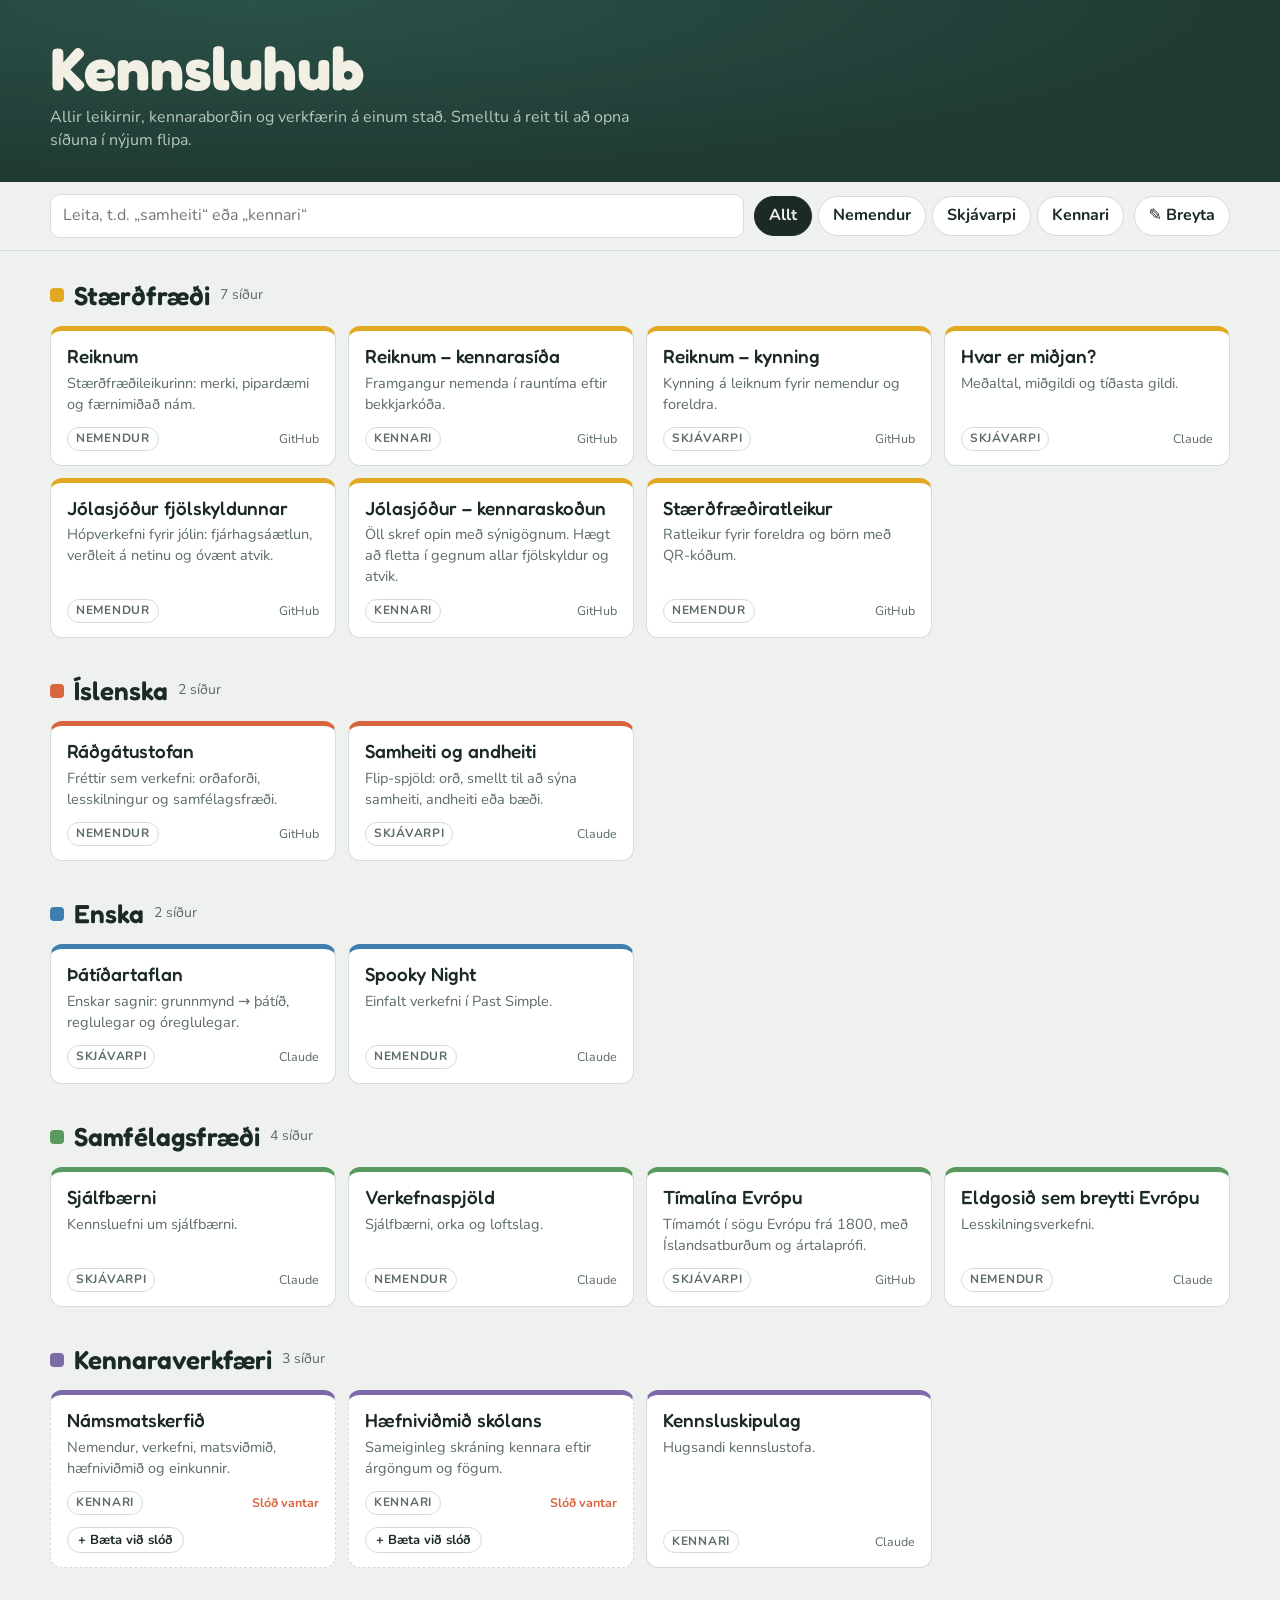
<file: index.html>
<!doctype html>
<html lang="is">
<head>
<meta charset="utf-8">
<meta name="viewport" content="width=device-width, initial-scale=1, viewport-fit=cover">
<style>*,*::before,*::after{box-sizing:border-box}body{margin:0}img{max-width:100%}[hidden]{display:none!important}</style>
<title>Kennsluhub Grímsonar</title>
<link rel="preconnect" href="https://fonts.googleapis.com">
<link rel="stylesheet" href="https://fonts.googleapis.com/css2?family=Fredoka:wght@500;600;700&family=Nunito:wght@400;600;800&display=swap">
<style>
/* Layout: a teacher's key board — chalkboard header band, then one shelf per subject with link tiles; search + edit in a sticky bar. */
:root{
  --bg:#eef1ee; --surface:#ffffff; --ink:#1b2a26; --ink-dim:#5b6b66; --line:#d5ddd8;
  --board:#1f3a33; --chalk:#f2efe4; --chalk-dim:#b9c6bd;
  --math:#e0a91f; --isl:#d9653f; --ens:#3f7fb0; --sam:#5a9a5f; --kenn:#7d6aa8;
  --display:"Fredoka","Trebuchet MS",system-ui,sans-serif;
  --body:"Nunito","Segoe UI",system-ui,sans-serif;
}
@media (prefers-color-scheme:dark){:root:not([data-theme="light"]){
  --bg:#141f1c; --surface:#1d2b27; --ink:#eef1ee; --ink-dim:#a5b3ad; --line:#2f403b;
  --math:#f5c84c; --isl:#ff8f6b; --ens:#79b4e0; --sam:#8cc98f; --kenn:#b6a3e0; color-scheme:dark}}
:root[data-theme="dark"]{
  --bg:#141f1c; --surface:#1d2b27; --ink:#eef1ee; --ink-dim:#a5b3ad; --line:#2f403b;
  --math:#f5c84c; --isl:#ff8f6b; --ens:#79b4e0; --sam:#8cc98f; --kenn:#b6a3e0; color-scheme:dark}
*{box-sizing:border-box}
body{background:var(--bg);color:var(--ink);font-family:var(--body);font-size:16px;line-height:1.45}
.pad{padding-left:max(16px,env(safe-area-inset-left,0px));padding-right:max(16px,env(safe-area-inset-right,0px))}
.inner{max-width:1180px;margin:0 auto}
header.hero{background:var(--board);color:var(--chalk);padding-block:34px 30px;
  background-image:radial-gradient(ellipse at 20% 0%,#2b5148,var(--board) 70%)}
.hero small{display:block;font-size:14px;letter-spacing:.1em;text-transform:uppercase;color:var(--chalk-dim)}
.hero h1{font-family:var(--display);font-weight:700;font-size:clamp(34px,6vw,60px);margin:4px 0 8px;line-height:1;text-wrap:balance}
.hero p{margin:0;color:var(--chalk-dim);max-width:60ch}
.bar{position:sticky;top:env(safe-area-inset-top,0px);z-index:5;background:var(--bg);border-bottom:1px solid var(--line);padding-block:12px}
.bar .inner{display:flex;flex-wrap:wrap;gap:10px;align-items:center}
input[type=search],.f input,.f select{font:inherit;color:var(--ink);background:var(--surface);border:1.5px solid var(--line);border-radius:10px;padding:9px 12px;min-width:0}
input[type=search]{flex:1 1 240px}
.chips{display:flex;gap:6px;flex-wrap:wrap}
button{font:inherit;font-weight:700;cursor:pointer;border-radius:999px;border:1.5px solid var(--line);background:var(--surface);color:var(--ink);padding:7px 14px}
button:hover{border-color:var(--ink-dim)}
button[aria-pressed="true"]{background:var(--ink);color:var(--bg);border-color:var(--ink)}
button:focus-visible,a:focus-visible,input:focus-visible,select:focus-visible{outline:3px solid var(--math);outline-offset:2px}
main{padding-block:26px 60px}
main .inner{display:flex;flex-direction:column;gap:34px}
.shelf h2{font-family:var(--display);font-weight:600;font-size:26px;margin:0 0 12px;display:flex;align-items:center;gap:10px}
.shelf h2::before{content:"";width:14px;height:14px;border-radius:4px;background:var(--c)}
.shelf h2 span{font-family:var(--body);font-weight:400;font-size:14px;color:var(--ink-dim)}
.grid{display:grid;grid-template-columns:repeat(auto-fill,minmax(260px,1fr));gap:12px}
.tile{position:relative;display:flex;flex-direction:column;gap:6px;background:var(--surface);border:1.5px solid var(--line);
  border-top:5px solid var(--c);border-radius:12px;padding:14px 16px 14px;color:inherit;text-decoration:none;min-width:0;transition:transform .15s,border-color .15s}
a.tile:hover{transform:translateY(-2px);border-color:var(--c)}
.tile h3{font-family:var(--display);font-weight:500;font-size:19px;margin:0;line-height:1.15}
.tile p{margin:0;font-size:14.5px;color:var(--ink-dim)}
.meta{display:flex;gap:6px;flex-wrap:wrap;margin-top:auto;padding-top:6px;align-items:center}
.tag{font-size:12px;font-weight:700;letter-spacing:.06em;text-transform:uppercase;padding:2px 8px;border-radius:999px;border:1.5px solid var(--line);color:var(--ink-dim)}
.host{font-size:12.5px;color:var(--ink-dim);margin-left:auto}
.tile.missing{border-style:dashed;border-top-style:solid}
.tile.missing .host{color:var(--isl);font-weight:700}
.edit{position:absolute;top:8px;right:8px;padding:3px 10px;font-size:13px}
.editing a.tile{pointer-events:none}
.editing .tile{padding-right:60px}
.editing .edit{pointer-events:auto}
.f{display:grid;grid-template-columns:1fr 1fr;gap:10px;background:var(--surface);border:1.5px solid var(--line);border-radius:12px;padding:16px}
.f label{display:flex;flex-direction:column;gap:4px;font-size:13px;font-weight:700;color:var(--ink-dim);min-width:0}
.f .full{grid-column:1/-1}
.f .row{grid-column:1/-1;display:flex;gap:8px;flex-wrap:wrap}
.f .danger{margin-left:auto;color:var(--isl)}
.note{font-size:13.5px;color:var(--ink-dim);max-width:70ch}
.empty{color:var(--ink-dim)}
@media (max-width:560px){.f{grid-template-columns:1fr}}
@media (prefers-reduced-motion:reduce){.tile{transition:none}}
</style>
</head>
<body>
<header class="hero pad"><div class="inner">
  <h1>Kennsluhub</h1>
  <p>Allir leikirnir, kennaraborðin og verkfærin á einum stað. Smelltu á reit til að opna síðuna í nýjum flipa.</p>
</div></header>

<div class="bar pad"><div class="inner">
  <input type="search" id="q" placeholder="Leita, t.d. „samheiti“ eða „kennari“" aria-label="Leita">
  <div class="chips" id="who" role="group" aria-label="Fyrir hvern">
    <button data-w="" aria-pressed="true">Allt</button>
    <button data-w="Nemendur">Nemendur</button>
    <button data-w="Skjávarpi">Skjávarpi</button>
    <button data-w="Kennari">Kennari</button>
  </div>
  <button id="editBtn" aria-pressed="false">✎ Breyta</button>
</div></div>

<main class="pad"><div class="inner" id="root"></div></main>

<script>
const SUBJ={math:"Stærðfræði",isl:"Íslenska",ens:"Enska",sam:"Samfélagsfræði",kenn:"Kennaraverkfæri"};
const A="https://claude.ai/code/artifact/";
// Grunnlisti. Til að breyta varanlega: breyttu hér (eða notaðu ✎ Breyta, sem vistar í þessum vafra).
const BASE=[
 {id:"reiknum",s:"math",t:"Reiknum",d:"Stærðfræðileikurinn: merki, pipardæmi og færnimiðað nám.",w:"Nemendur",u:"https://steingrimursig.github.io/reiknum/reiknum.html"},
 {id:"reiknum-kennari",s:"math",t:"Reiknum – kennarasíða",d:"Framgangur nemenda í rauntíma eftir bekkjarkóða.",w:"Kennari",u:"https://steingrimursig.github.io/reiknum/kennari.html"},
 {id:"reiknum-kynning",s:"math",t:"Reiknum – kynning",d:"Kynning á leiknum fyrir nemendur og foreldra.",w:"Skjávarpi",u:"https://steingrimursig.github.io/reiknum/kynning.html"},
 {id:"midjan",s:"math",t:"Hvar er miðjan?",d:"Meðaltal, miðgildi og tíðasta gildi.",w:"Skjávarpi",u:A+"9b5c5255-a5bf-4966-a556-1dcd0b538dbe"},
 {id:"jolasjodur",s:"math",t:"Jólasjóður fjölskyldunnar",d:"Hópverkefni fyrir jólin: fjárhagsáætlun, verðleit á netinu og óvænt atvik.",w:"Nemendur",u:"https://steingrimursig.github.io/jolasjodur/"},
 {id:"jolasjodur-kennari",s:"math",t:"Jólasjóður – kennaraskoðun",d:"Öll skref opin með sýnigögnum. Hægt að fletta í gegnum allar fjölskyldur og atvik.",w:"Kennari",u:"https://steingrimursig.github.io/jolasjodur/?kennari"},
 {id:"ratleikur",s:"math",t:"Stærðfræðiratleikur",d:"Ratleikur fyrir foreldra og börn með QR-kóðum.",w:"Nemendur",u:"https://steingrimursig.github.io/Ratleikur/staerdfraedi.html"},
 {id:"radgatur",s:"isl",t:"Ráðgátustofan",d:"Fréttir sem verkefni: orðaforði, lesskilningur og samfélagsfræði.",w:"Nemendur",u:"https://steingrimursig.github.io/radgatur/"},
 {id:"samheiti",s:"isl",t:"Samheiti og andheiti",d:"Flip-spjöld: orð, smellt til að sýna samheiti, andheiti eða bæði.",w:"Skjávarpi",u:A+"766566ce-3958-4eb8-884e-46aa80727bfa"},
 {id:"thatid",s:"ens",t:"Þátíðartaflan",d:"Enskar sagnir: grunnmynd → þátíð, reglulegar og óreglulegar.",w:"Skjávarpi",u:A+"7fe6827c-8433-4b5e-b35b-e81e21102844"},
 {id:"spooky",s:"ens",t:"Spooky Night",d:"Einfalt verkefni í Past Simple.",w:"Nemendur",u:A+"4a8d166b-65a9-47fe-9282-fd4ade5fbe61"},
 {id:"sjalfbaerni",s:"sam",t:"Sjálfbærni",d:"Kennsluefni um sjálfbærni.",w:"Skjávarpi",u:A+"dbf7fca7-e204-49c7-b53f-1e466786208c"},
 {id:"verkefnaspjold",s:"sam",t:"Verkefnaspjöld",d:"Sjálfbærni, orka og loftslag.",w:"Nemendur",u:A+"28676e9f-c719-4aae-8ab2-a977a748bad9"},
 {id:"timalina",s:"sam",t:"Tímalína Evrópu",d:"Tímamót í sögu Evrópu frá 1800, með Íslandsatburðum og ártalaprófi.",w:"Skjávarpi",u:"https://steingrimursig.github.io/timalina.html"},
 {id:"eldgos",s:"sam",t:"Eldgosið sem breytti Evrópu",d:"Lesskilningsverkefni.",w:"Nemendur",u:A+"83b4d980-2ebb-4ed3-8a10-e108d6c06839"},
 {id:"namsmat",s:"kenn",t:"Námsmatskerfið",d:"Nemendur, verkefni, matsviðmið, hæfniviðmið og einkunnir.",w:"Kennari",u:""},
 {id:"haefni",s:"kenn",t:"Hæfniviðmið skólans",d:"Sameiginleg skráning kennara eftir árgöngum og fögum.",w:"Kennari",u:""},
 {id:"skipulag",s:"kenn",t:"Kennsluskipulag",d:"Hugsandi kennslustofa.",w:"Kennari",u:A+"985c178b-8f96-48e8-be09-9429e38d3786"}
];
const KEY="kennsluhub-v1";
let store={over:{},added:[],hidden:[]};
try{const r=localStorage.getItem(KEY);if(r)store=Object.assign(store,JSON.parse(r));}catch(e){}
const save=()=>{try{localStorage.setItem(KEY,JSON.stringify(store));}catch(e){}};
let q="",who="",editing=false,openForm=null;
const root=document.getElementById("root");
const esc=s=>String(s??"").replace(/[&<>"]/g,c=>({"&":"&amp;","<":"&lt;",">":"&gt;",'"':"&quot;"}[c]));
const items=()=>[...BASE.filter(b=>!store.hidden.includes(b.id)).map(b=>({...b,...(store.over[b.id]||{})})),...store.added];
const host=u=>{try{const h=new URL(u).hostname;return h.includes("claude.ai")?"Claude":h.includes("github.io")?"GitHub":h;}catch(e){return "";}};

function form(it,s){
  const x=it||{id:"",s,t:"",d:"",w:"Nemendur",u:""};
  return `<form class="f" id="ef" data-id="${esc(x.id)}">
   <label class="full">Heiti<input id="f-t" required value="${esc(x.t)}"></label>
   <label class="full">Slóð<input id="f-u" type="url" placeholder="https://…" value="${esc(x.u)}"></label>
   <label class="full">Lýsing<input id="f-d" value="${esc(x.d)}"></label>
   <label>Fag<select id="f-s">${Object.entries(SUBJ).map(([k,v])=>`<option value="${k}"${k===x.s?" selected":""}>${v}</option>`).join("")}</select></label>
   <label>Fyrir<select id="f-w">${["Nemendur","Skjávarpi","Kennari"].map(v=>`<option${v===x.w?" selected":""}>${v}</option>`).join("")}</select></label>
   <div class="row"><button type="submit" aria-pressed="true">Vista</button><button type="button" id="f-c">Hætta við</button>
   ${x.id?`<button type="button" class="danger" id="f-del">Fjarlægja</button>`:""}</div></form>`;
}
function render(){
  const all=items(), term=q.trim().toLowerCase();
  root.classList.toggle("editing",editing);
  let html="";
  for(const [s,name] of Object.entries(SUBJ)){
    const list=all.filter(i=>i.s===s&&(!who||i.w===who)&&(!term||(i.t+" "+i.d+" "+name).toLowerCase().includes(term)));
    if(!list.length&&!editing)continue;
    html+=`<section class="shelf" style="--c:var(--${s})"><h2>${name} <span>${list.length} ${list.length===1?"síða":"síður"}</span></h2><div class="grid">`;
    for(const i of list){
      if(openForm===i.id){html+=`<div class="full" style="grid-column:1/-1">${form(i)}</div>`;continue;}
      const tagged=`<div class="meta"><span class="tag">${esc(i.w)}</span><span class="host">${i.u?esc(host(i.u)):"Slóð vantar"}</span></div>`;
      const body=`<h3>${esc(i.t)}</h3><p>${esc(i.d)}</p>${tagged}`;
      const btn=editing?`<button class="edit" data-e="${esc(i.id)}">✎</button>`:"";
      html+=i.u&&!editing?`<a class="tile" href="${esc(i.u)}" target="_blank" rel="noopener">${body}</a>`
        :`<div class="tile${i.u?"":" missing"}">${btn}${body}${!editing&&!i.u?`<button class="edit" data-e="${esc(i.id)}" style="position:static;align-self:flex-start;margin-top:6px">+ Bæta við slóð</button>`:""}</div>`;
    }
    if(editing) html+=openForm==="new:"+s?`<div style="grid-column:1/-1">${form(null,s)}</div>`:`<button data-n="${s}" style="border-radius:12px;border-style:dashed;min-height:90px">+ Ný síða</button>`;
    html+=`</div></section>`;
  }
  if(!html)html=`<p class="empty">Ekkert fannst. Prófaðu annað leitarorð.</p>`;
  if(editing)html+=`<p class="note">Breytingar vistast í þessum vafra. Ef þú setur hubbinn á GitHub sem index.html geturðu líka breytt grunnlistanum (BASE) efst í kóðanum, þá sjá allir sömu tenglana. <button id="reset" style="margin-left:6px">Endurstilla allt</button></p>`;
  root.innerHTML=html;
  const f=document.getElementById("ef");
  if(f){f.querySelector("#f-t").focus();
    f.onsubmit=e=>{e.preventDefault();const id=f.dataset.id;
      const v={t:f.querySelector("#f-t").value.trim(),u:f.querySelector("#f-u").value.trim(),d:f.querySelector("#f-d").value.trim(),s:f.querySelector("#f-s").value,w:f.querySelector("#f-w").value};
      if(!id)store.added.push({id:"u"+Date.now(),...v});
      else if(BASE.some(b=>b.id===id))store.over[id]=v;
      else Object.assign(store.added.find(a=>a.id===id),v);
      openForm=null;save();render();};
    f.querySelector("#f-c").onclick=()=>{openForm=null;render();};
    const del=f.querySelector("#f-del");
    if(del)del.onclick=()=>{
      if(del.dataset.sure){const id=f.dataset.id;
        if(BASE.some(b=>b.id===id))store.hidden.push(id);else store.added=store.added.filter(a=>a.id!==id);
        openForm=null;save();render();}
      else{del.dataset.sure="1";del.textContent="Smelltu aftur til að staðfesta";}};
  }
}
root.addEventListener("click",e=>{
  const ed=e.target.closest("[data-e]"),nw=e.target.closest("[data-n]");
  if(ed){e.preventDefault();openForm=ed.dataset.e;render();}
  else if(nw){openForm="new:"+nw.dataset.n;render();}
  else if(e.target.id==="reset"){
    if(e.target.dataset.sure){store={over:{},added:[],hidden:[]};save();render();}
    else{e.target.dataset.sure="1";e.target.textContent="Smelltu aftur til að staðfesta";}}
});
document.getElementById("q").addEventListener("input",e=>{q=e.target.value;render();});
document.querySelectorAll("#who button").forEach(b=>b.onclick=()=>{who=b.dataset.w;
  document.querySelectorAll("#who button").forEach(x=>x.setAttribute("aria-pressed",x===b));render();});
const eb=document.getElementById("editBtn");
eb.onclick=()=>{editing=!editing;openForm=null;eb.setAttribute("aria-pressed",editing);eb.textContent=editing?"✓ Lokið":"✎ Breyta";render();};
render();
</script>
</body>
</html>
</file>
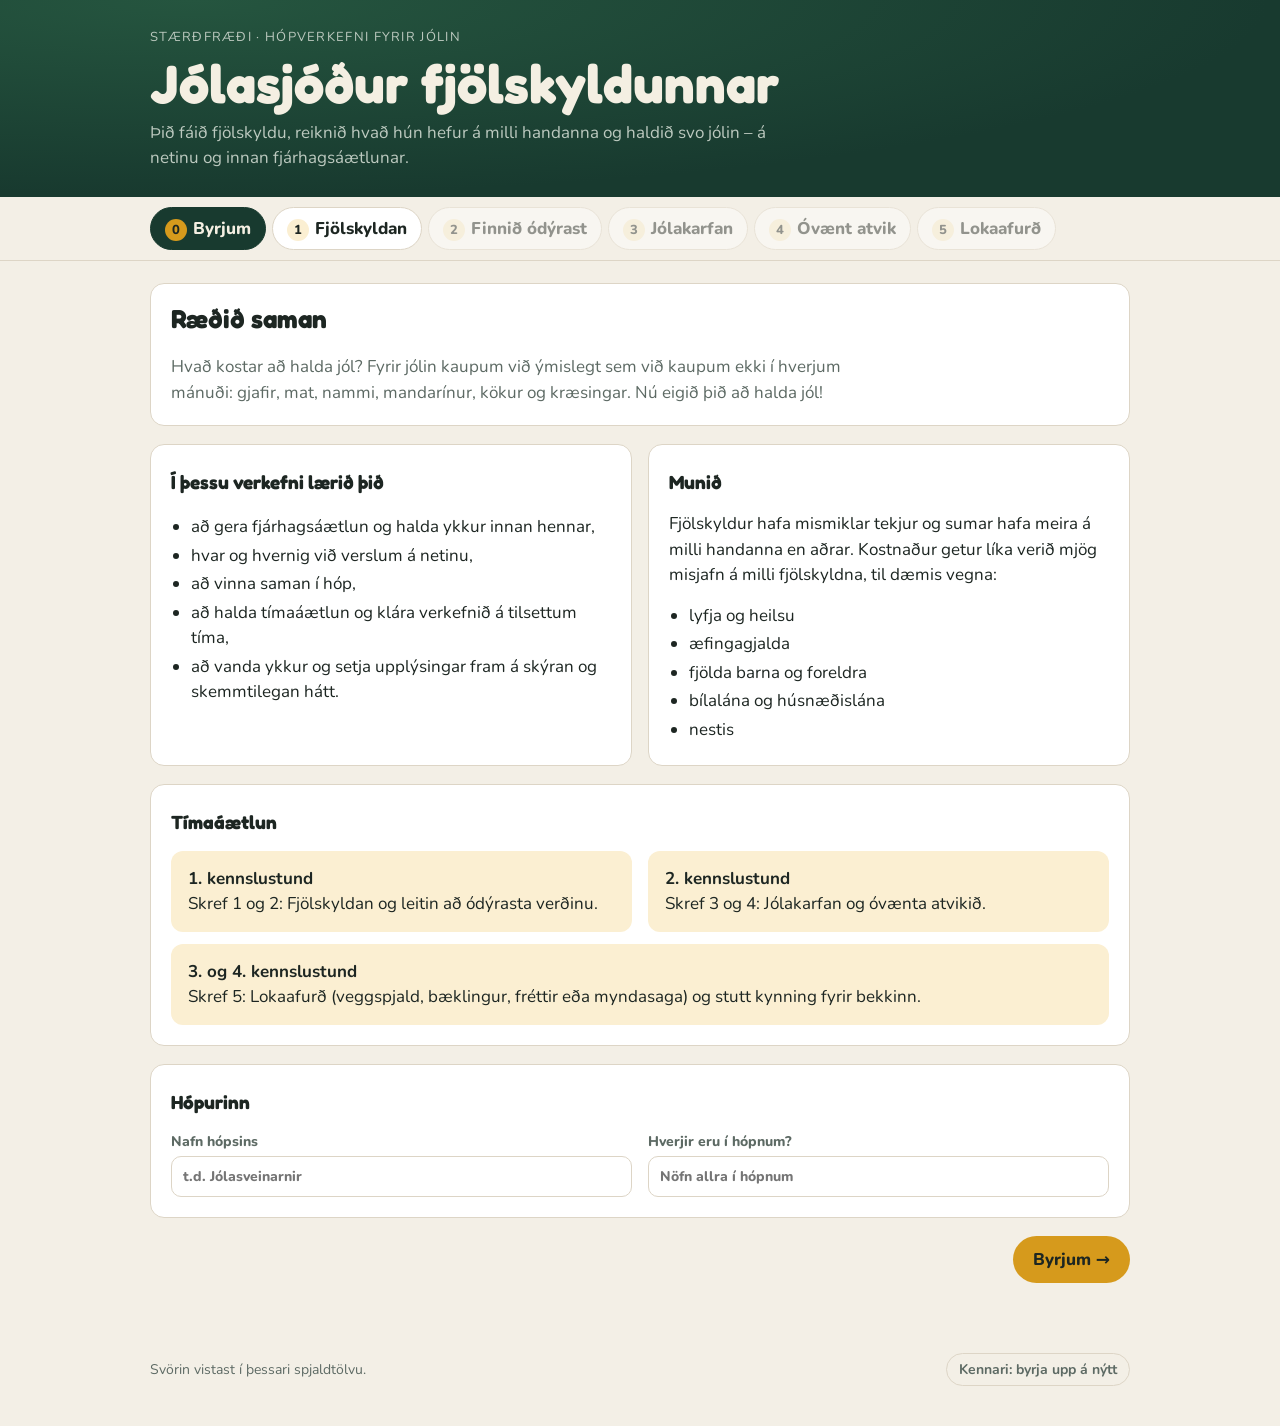
<file: jolasjodur/index.html>
<!doctype html>
<html lang="is">
<head>
<meta charset="utf-8">
<meta name="viewport" content="width=device-width, initial-scale=1, viewport-fit=cover">
<title>Jólasjóður fjölskyldunnar</title>
<link rel="preconnect" href="https://fonts.googleapis.com">
<link rel="stylesheet" href="https://fonts.googleapis.com/css2?family=Fredoka:wght@500;600;700&family=Nunito:wght@400;600;800&display=swap">
<style>
/* Layout: chalkboard header (same family as Kennsluhub) → step rail → one step card at a time. Receipt step prints cleanly. */
:root{
  --bg:#f3efe6; --surface:#ffffff; --ink:#1d2622; --dim:#5d6a64; --line:#ddd5c6;
  --board:#183a2f; --chalk:#f4efe2; --chalk-dim:#bcc9bf;
  --red:#b8322a; --red-soft:#f8e1dd; --green:#1f7a45; --green-soft:#dcf1e3; --gold:#d69a1c; --gold-soft:#fbefd2;
  --display:"Fredoka","Trebuchet MS",system-ui,sans-serif;
  --body:"Nunito","Segoe UI",system-ui,sans-serif;
}
@media (prefers-color-scheme:dark){:root{
  --bg:#121b17; --surface:#1b2722; --ink:#eef1ec; --dim:#a7b4ad; --line:#2f3f38;
  --red:#ff8a7c; --red-soft:#3e1f1b; --green:#6fd394; --green-soft:#183526; --gold:#f2c35a; --gold-soft:#3a2f14; color-scheme:dark}}
*,*::before,*::after{box-sizing:border-box}
html{-webkit-text-size-adjust:100%}
body{margin:0;background:var(--bg);color:var(--ink);font-family:var(--body);font-size:17px;line-height:1.5}
[hidden]{display:none!important}
h1,h2,h3{font-family:var(--display);line-height:1.15;margin:0;text-wrap:balance}
p{margin:0}
a{color:var(--green)}
button,input,select,textarea{font:inherit;color:inherit}
:focus-visible{outline:3px solid var(--gold);outline-offset:2px}
.pad{padding-left:max(16px,env(safe-area-inset-left,0px));padding-right:max(16px,env(safe-area-inset-right,0px))}
.inner{max-width:980px;margin:0 auto}

header.hero{background:var(--board);color:var(--chalk);padding-block:28px 26px;
  background-image:radial-gradient(ellipse at 15% 0%,#25553f,var(--board) 70%)}
.hero small{display:block;font-size:13px;letter-spacing:.1em;text-transform:uppercase;color:var(--chalk-dim)}
.hero h1{font-weight:700;font-size:clamp(32px,6vw,54px);margin:4px 0 6px}
.hero p{color:var(--chalk-dim);max-width:62ch}
.hero .who{margin-top:10px;font-weight:800;color:var(--chalk)}

nav.rail{position:sticky;top:0;z-index:5;background:var(--bg);border-bottom:1px solid var(--line);padding-block:10px}
.rail .inner{display:flex;gap:6px;overflow-x:auto;-webkit-overflow-scrolling:touch}
.rail button{flex:0 0 auto;border:1.5px solid var(--line);background:var(--surface);border-radius:999px;padding:8px 14px;font-weight:800;cursor:pointer;white-space:nowrap}
.rail button[aria-current="step"]{background:var(--board);color:var(--chalk);border-color:var(--board)}
.rail button:disabled{opacity:.45;cursor:not-allowed}
.rail .n{display:inline-grid;place-items:center;width:22px;height:22px;border-radius:50%;background:var(--gold-soft);color:var(--ink);font-size:13px;margin-right:6px}
.rail button[aria-current="step"] .n{background:var(--gold);color:#1d2622}

main{padding-block:22px 70px}
main .inner{display:flex;flex-direction:column;gap:18px}
.card{background:var(--surface);border:1.5px solid var(--line);border-radius:14px;padding:20px}
.card h2{font-size:26px;margin-bottom:8px}
.card h3{font-size:19px;margin:6px 0 6px}
.lead{color:var(--dim);max-width:68ch}
.stack{display:flex;flex-direction:column;gap:12px}
.cols{display:grid;grid-template-columns:1fr 1fr;gap:16px}
@media (max-width:720px){.cols{grid-template-columns:1fr}}
ul.clean{margin:0;padding-left:20px}
ul.clean li{margin:3px 0}
.box{border-radius:12px;padding:14px 16px;border:1.5px solid var(--line)}
.box.gold{background:var(--gold-soft);border-color:transparent}
.box.green{background:var(--green-soft);border-color:transparent}
.box.red{background:var(--red-soft);border-color:transparent}
.btn{border:0;border-radius:999px;padding:11px 20px;font-weight:800;cursor:pointer;background:var(--board);color:var(--chalk)}
.btn.gold{background:var(--gold);color:#1d2622}
.btn.ghost{background:transparent;color:var(--ink);border:1.5px solid var(--line)}
.btn.small{padding:6px 12px;font-size:14px}
.btn:disabled{opacity:.45;cursor:not-allowed}
.row{display:flex;gap:10px;flex-wrap:wrap;align-items:center}
.right{margin-left:auto}
label.f{display:flex;flex-direction:column;gap:4px;font-size:14px;font-weight:800;color:var(--dim)}
input[type=text],input[type=number],input[inputmode],select,textarea{background:var(--surface);border:1.5px solid var(--line);border-radius:10px;padding:9px 11px;min-width:0;width:100%}
textarea{min-height:84px;resize:vertical}
.stores{display:flex;flex-wrap:wrap;gap:8px}
.stores a{display:inline-block;padding:6px 12px;border-radius:999px;background:var(--surface);border:1.5px solid var(--line);text-decoration:none;color:var(--ink);font-weight:700;font-size:15px}

/* fjölskylduspjald */
.famcard{border-radius:16px;overflow:hidden;border:2px solid var(--board)}
.famcard .top{background:var(--board);color:var(--chalk);padding:14px 18px}
.famcard .top h3{font-size:24px;margin:0}
.famcard .top p{color:var(--chalk-dim)}
.famcard .body{padding:16px 18px;display:grid;grid-template-columns:1fr 1.3fr;gap:18px;background:var(--surface)}
@media (max-width:720px){.famcard .body{grid-template-columns:1fr}}
table.money{width:100%;border-collapse:collapse;font-variant-numeric:tabular-nums}
table.money td{padding:5px 0;border-bottom:1px dashed var(--line)}
table.money td:last-child{text-align:right;white-space:nowrap;padding-left:10px}
table.money tr.inc td{font-weight:800;color:var(--green);border-bottom:2px solid var(--line)}
.draw{display:grid;place-items:center;gap:14px;padding:30px 10px;text-align:center}
.deck{width:150px;height:200px;border-radius:14px;background:repeating-linear-gradient(45deg,var(--red),var(--red) 12px,#a02a23 12px,#a02a23 24px);
  border:6px solid var(--surface);box-shadow:0 0 0 2px var(--red),6px 6px 0 var(--line);display:grid;place-items:center;color:#fff;font-family:var(--display);font-size:22px}
.deck.gold{background:repeating-linear-gradient(45deg,var(--gold),var(--gold) 12px,#c58b12 12px,#c58b12 24px);box-shadow:0 0 0 2px var(--gold),6px 6px 0 var(--line)}
.flip{animation:flip .6s ease}
@keyframes flip{0%{transform:rotateY(90deg)}100%{transform:rotateY(0)}}
@media (prefers-reduced-motion:reduce){.flip{animation:none}}
.msg{font-weight:800;border-radius:10px;padding:10px 14px}
.msg.ok{background:var(--green-soft);color:var(--green)}
.msg.bad{background:var(--red-soft);color:var(--red)}

/* leit */
.hunt{border:1.5px solid var(--line);border-radius:14px;padding:16px;display:flex;flex-direction:column;gap:10px}
.hunt.done{border-color:var(--green)}
.hunt .head{display:flex;gap:10px;align-items:baseline;flex-wrap:wrap}
.hunt .head h3{margin:0}
.badge{font-size:12px;font-weight:800;letter-spacing:.06em;text-transform:uppercase;padding:3px 9px;border-radius:999px;background:var(--gold-soft)}
.badge.ok{background:var(--green-soft);color:var(--green)}
.prices{display:grid;grid-template-columns:28px 1fr 150px;gap:8px;align-items:center}
.prices .num{font-weight:800;color:var(--dim);text-align:center}
.prices .cheap input{border-color:var(--green);background:var(--green-soft)}
.star{color:var(--green);font-weight:800;font-size:14px}

/* karfa */
.sticky-sum{position:sticky;top:58px;z-index:4}
.sum{display:grid;grid-template-columns:repeat(3,1fr);gap:10px;background:var(--surface);border:1.5px solid var(--line);border-radius:14px;padding:12px 16px}
.sum div{display:flex;flex-direction:column}
.sum span{font-size:13px;font-weight:800;color:var(--dim);text-transform:uppercase;letter-spacing:.05em}
.sum b{font-family:var(--display);font-size:24px;font-weight:600;font-variant-numeric:tabular-nums}
.sum .over b{color:var(--red)}
.bar{grid-column:1/-1;height:10px;border-radius:999px;background:var(--line);overflow:hidden}
.bar i{display:block;height:100%;background:var(--green);transition:width .3s}
.bar.over i{background:var(--red)}
.lines{display:flex;flex-direction:column;gap:10px}
.line{display:grid;grid-template-columns:1.1fr 1.6fr 1.1fr .9fr .55fr auto;gap:8px;align-items:end;border:1.5px solid var(--line);border-radius:12px;padding:10px}
.line .tot{font-weight:800;font-variant-numeric:tabular-nums;white-space:nowrap;padding-bottom:9px}
.line .x{border:0;background:transparent;font-size:20px;cursor:pointer;color:var(--dim);padding:6px 8px}
.line .handa{grid-column:1/-1}
@media (max-width:700px){.line{grid-template-columns:1fr 1fr}.line .tot{padding:0}}
.fixed{display:flex;gap:12px;align-items:baseline;flex-wrap:wrap;background:var(--gold-soft);border-radius:12px;padding:10px 14px}
.fixed .c{font-weight:800;min-width:150px}
.fixed .v{flex:1 1 200px}
.fixed .s{color:var(--dim)}
.fixed .tot{font-weight:800;margin-left:auto;font-variant-numeric:tabular-nums}
.checks{list-style:none;margin:0;padding:0;display:flex;flex-direction:column;gap:6px}
.checks li{display:flex;gap:8px;align-items:flex-start}
.checks li::before{content:"○";font-weight:800;color:var(--dim);width:18px;flex:none}
.checks li.ok::before{content:"✓";color:var(--green)}
.checks li.ok{color:var(--dim)}

/* atvik */
.event{border-radius:16px;border:2px solid var(--gold);background:var(--gold-soft);padding:20px;display:flex;flex-direction:column;gap:8px}
.event h3{font-size:26px;margin:0}
.event .amt{font-family:var(--display);font-size:28px;font-weight:600}
.event .amt.minus{color:var(--red)}
.event .amt.plus{color:var(--green)}

/* kvittun */
.receipt{max-width:460px;margin:0 auto;background:#fffdf7;color:#1d2622;border:1.5px solid #ddd5c6;border-radius:6px;padding:22px 22px 26px;
  font-family:ui-monospace,"SF Mono",Menlo,Consolas,monospace;font-size:14px;line-height:1.5;
  -webkit-mask:radial-gradient(circle 7px at 50% 100%,#0000 98%,#000) 50% 100%/18px 100% repeat-x;mask:none}
.receipt h3{font-family:var(--display);text-align:center;font-size:22px;margin:0}
.receipt .c{text-align:center}
.receipt hr{border:0;border-top:1.5px dashed #b9b2a3;margin:10px 0}
.receipt .r{display:flex;justify-content:space-between;gap:10px}
.receipt .r span:first-child{overflow:hidden;text-overflow:ellipsis}
.receipt .r span:last-child{white-space:nowrap}
.receipt .cat{font-weight:700;margin-top:8px;text-transform:uppercase;font-size:12.5px;letter-spacing:.06em}
.receipt .store{color:#6b6559;font-size:12.5px}
.receipt .big{font-weight:700;font-size:16px}
.choices{display:grid;grid-template-columns:1fr 1fr;gap:10px}
@media (max-width:560px){.choices{grid-template-columns:1fr}}
.choice{display:flex;flex-direction:column;gap:4px;text-align:left;border:2px solid var(--line);background:var(--surface);border-radius:14px;padding:14px 16px;cursor:pointer}
.choice b{font-family:var(--display);font-weight:600;font-size:20px}
.choice span{color:var(--dim);font-size:15px}
.choice[aria-pressed="true"]{border-color:var(--green);background:var(--green-soft)}
.choice[aria-pressed="true"] b::after{content:" ✓";color:var(--green)}
.gat{display:flex;flex-direction:column;gap:8px}
.gat label{display:flex;gap:10px;align-items:flex-start;cursor:pointer}
.gat input{width:22px;height:22px;flex:none;margin-top:1px;accent-color:var(--green)}
.gat input:checked+span{color:var(--dim);text-decoration:line-through}
.teach{background:var(--gold);color:#1d2622;font-weight:800;text-align:center;padding:8px 16px}

footer{padding-block:0 40px;color:var(--dim);font-size:14px}
footer .inner{display:flex;gap:10px;flex-wrap:wrap;align-items:center}
footer button{border:1.5px solid var(--line);background:transparent;border-radius:999px;padding:5px 12px;font-weight:700;cursor:pointer;font-size:14px}

@media print{
  header.hero,nav.rail,footer,.noprint,.btn{display:none!important}
  body{background:#fff;font-size:12pt}
  .card{border:0;padding:0}
  .receipt{border:1px solid #999}
  .teach{display:none}
}
</style>
</head>
<body>
<header class="hero pad"><div class="inner">
  <small>Stærðfræði · Hópverkefni fyrir jólin</small>
  <h1>Jólasjóður fjölskyldunnar</h1>
  <p>Þið fáið fjölskyldu, reiknið hvað hún hefur á milli handanna og haldið svo jólin – á netinu og innan fjárhagsáætlunar.</p>
  <p class="who" id="whoLine" hidden></p>
</div></header>

<div class="teach" id="teach" hidden>Kennaraskoðun: öll skref eru opin og ekkert vistast. Nemendur nota slóðina án ?kennari.</div>
<nav class="rail pad" aria-label="Skref"><div class="inner" id="rail"></div></nav>

<main class="pad"><div class="inner" id="main"></div></main>

<footer class="pad"><div class="inner">
  <span>Svörin vistast í þessari spjaldtölvu.</span>
  <button id="reset" class="right">Kennari: byrja upp á nýtt</button>
</div></footer>

<script>
/* ============ GÖGN ============ */
const FAM=[
 {nafn:"Fjölskyldan á Hólabraut 4",
  folk:["Mamma","Pabbi","Sara (12 ára)","Óli (8 ára)"],aukagjafir:["Amma og afi (ein sameiginleg gjöf)"],
  laun:1002000,
  utgjold:[["Húsnæðislán",289000],["Bílalán",54000],["Matur og heimilisvörur (venjulegur mánuður)",176000],["Rafmagn, hiti og net",31500],
   ["Tryggingar",38000],["Bensín",32000],["Æfingagjöld (fótbolti og fimleikar)",26500],["Nesti og mötuneyti",24000],["Símar",14000],["Föt og annað",45000],["Sparnaður",60000]]},
 {nafn:"Fjölskyldan í Lækjargötu 11",
  folk:["Mamma","Embla (10 ára)"],aukagjafir:["Afi"],
  laun:612000,
  utgjold:[["Húsaleiga",238000],["Matur og heimilisvörur (venjulegur mánuður)",98000],["Rafmagn, hiti og net",22000],["Strætókort",10500],
   ["Símar",9000],["Tryggingar",12000],["Æfingagjöld (sund)",9500],["Nesti og mötuneyti",12500],["Lyf og heilsa (tannréttingar)",18000],["Föt og annað",25000],["Námslán",22000]]},
 {nafn:"Fjölskyldan í Melgerði 7",
  folk:["Pabbi","Ari (13 ára)","Hekla (11 ára)","Birta (6 ára)"],aukagjafir:["Amma"],
  laun:784000,
  utgjold:[["Húsnæðislán",236000],["Bílalán",41000],["Matur og heimilisvörur (venjulegur mánuður)",162000],["Rafmagn, hiti og net",28000],
   ["Tryggingar",29000],["Bensín",24000],["Æfingagjöld (handbolti, dans og sund)",34500],["Nesti og mötuneyti",36000],["Frístund",18000],["Símar",13000],["Föt og annað",38000]]},
 {nafn:"Fjölskyldan á Sólvallagötu 2",
  folk:["Mamma","Pabbi","Kári (11 ára)","Amma Gunna (býr hjá þeim)"],aukagjafir:["Frænka"],
  laun:1180000,
  utgjold:[["Húsnæðislán",334000],["Bílalán",67000],["Matur og heimilisvörur (venjulegur mánuður)",172000],["Rafmagn, hiti og net",33000],
   ["Tryggingar",44000],["Bensín",30000],["Lyf og heilsa (lyf ömmu)",27500],["Æfingagjöld (píanó og körfubolti)",31000],["Nesti og mötuneyti",12000],["Símar",18000],["Föt og annað",48000],["Sparnaður",75000]]},
 {nafn:"Fjölskyldan á Heiðarbraut 20",
  folk:["Mamma","Pabbi","Ísak (13 ára)","Sól (10 ára)","Dagur (7 ára)","Lilja (3 ára)"],aukagjafir:["Amma og afi (ein sameiginleg gjöf)"],
  laun:1248000,
  utgjold:[["Húsnæðislán",318000],["Bílalán",72000],["Matur og heimilisvörur (venjulegur mánuður)",248000],["Rafmagn, hiti og net",39000],
   ["Tryggingar",46000],["Bensín",41000],["Leikskóli",32000],["Æfingagjöld (fótbolti og fimleikar)",38000],["Nesti og mötuneyti",41000],["Frístund",21000],["Símar",19000],["Föt og annað",62000],["Sparnaður",40000]]},
 {nafn:"Fjölskyldan á Ásvegi 9",
  folk:["Pabbi","Mikael (12 ára)","Ylfa (9 ára)"],aukagjafir:["Amma og afi (ein sameiginleg gjöf)"],
  laun:702000,
  utgjold:[["Húsaleiga",265000],["Matur og heimilisvörur (venjulegur mánuður)",128000],["Rafmagn, hiti og net",24000],["Strætókort",10500],
   ["Tryggingar",15000],["Æfingagjöld (skák og frjálsar íþróttir)",17500],["Nesti og mötuneyti",24000],["Lyf og heilsa (gleraugu)",14000],["Símar",12000],["Föt og annað",32000]]},
 {nafn:"Fjölskyldan í Tjarnarbyggð 5",
  folk:["Mamma","Pabbi","Bjarki (11 ára)","Freyja (11 ára)","Snati (hundurinn)"],aukagjafir:["Langamma"],
  laun:1064000,
  utgjold:[["Húsnæðislán",302000],["Bílalán",49000],["Matur og heimilisvörur (venjulegur mánuður)",181000],["Hundafóður og dýralæknir",16500],
   ["Rafmagn, hiti og net",32000],["Tryggingar",41000],["Bensín",35000],["Æfingagjöld (fótbolti og fiðla)",33000],["Nesti og mötuneyti",24000],["Símar",17000],["Föt og annað",44000],["Sparnaður",50000]]},
 {nafn:"Fjölskyldan á Bakkastíg 3",
  folk:["Mamma","Pabbi","Elín (15 ára)","Emil (12 ára)","Afi (býr hjá þeim)"],aukagjafir:[],
  laun:1012000,
  utgjold:[["Húsnæðislán",276000],["Bílalán",38000],["Matur og heimilisvörur (venjulegur mánuður)",189000],["Rafmagn, hiti og net",31000],
   ["Tryggingar",39000],["Bensín",29000],["Lyf og heilsa (lyf afa og tannlæknir)",24500],["Æfingagjöld (hestamennska og körfubolti)",42000],["Nesti og mötuneyti",24000],["Símar",21000],["Föt og annað",46000],["Sparnaður",60000]]}
];
const ATVIK=[
 {t:"Þvottavélin bilar!",d:"Viðgerðin kostar 38.000 kr. Upphæðin dregst frá jólasjóðnum.",a:-38000},
 {t:"Vinningur!",d:"Fjölskyldan vann 15.000 kr. í jólahappdrætti skólans. Upphæðin bætist við jólasjóðinn.",a:15000},
 {t:"Gestir í mat",d:"Tveir góðir vinir koma óvænt í mat á aðfangadagskvöld. Bætið við mat fyrir tvo í viðbót í körfuna – passið að jólasteikin dugi fyrir alla.",a:0},
 {t:"Ísskápurinn bilar!",d:"Það þarf að gera við ísskápinn fyrir jólin. Viðgerðin kostar 29.000 kr.",a:-29000},
 {t:"Gjafabréf",d:"Frænka ykkar gefur fjölskyldunni 10.000 kr. gjafabréf í matvöruverslun. Upphæðin bætist við jólasjóðinn.",a:10000},
 {t:"Jólaljósin",d:"Öll jólaljósin hækka rafmagnsreikninginn um 7.500 kr.",a:-7500},
 {t:"Uppselt!",d:"Jólagjöfin sem þið funduð í leitinni er uppseld alls staðar. Finnið aðra gjöf á svipuðu verði og breytið körfunni.",a:0},
 {t:"Afsláttur!",d:"Ein verslun er með 20% afslátt af leikföngum og spilum. Finnið eina gjöf þar, reiknið nýja verðið og setjið það í körfuna.",a:0},
 {t:"Mótsgjald",d:"Eitt barnið kemst á íþróttamót í janúar. Mótsgjaldið, 18.000 kr., þarf að greiða strax.",a:-18000},
 {t:"Jólabónus",d:"Vinnustaður foreldris gefur 25.000 kr. jólabónus. Upphæðin bætist við jólasjóðinn.",a:25000},
 {t:"Brotinn skjár",d:"Sími foreldris dettur í gólfið og skjárinn brotnar. Viðgerðin kostar 24.000 kr.",a:-24000},
 {t:"Óvæntur gestur",d:"Frændi ykkar kemur heim frá útlöndum og verður hjá ykkur um jólin. Hann þarf líka jólagjöf! Hann hefur bæst við gjafalistann.",a:0,nyr:"Frændi"}
];
const LEIT=[
 {id:"kjot",t:"Jólasteikin",cat:"Jólamatur",d:"Veljið hvað fjölskyldan borðar á aðfangadagskvöld, t.d. hamborgarhrygg, lambalæri, kalkún eða hnetusteik. Reiknið með um 350 g á mann og skrifið verðið fyrir allt magnið sem þið þurfið."},
 {id:"mand",t:"Mandarínur",cat:"Sætindi og ávextir",d:"Einn kassi af mandarínum."},
 {id:"konf",t:"Konfekt",cat:"Sætindi og ávextir",d:"Einn konfektkassi. Berið saman sömu stærð af kassa."},
 {id:"ol",t:"Jólaöl",cat:"Drykkir",d:"Nóg jólaöl fyrir alla á aðfangadagskvöld. Reiknið með um hálfum lítra á mann."},
 {id:"gjof",t:"Ein jólagjöf",cat:"Gjafir",d:"Veljið eina gjöf og finnið nákvæmlega sömu vöru í þremur verslunum.",gjof:true}
];
const CATS=["Jólamatur","Meðlæti","Eftirréttur","Sætindi og ávextir","Drykkir","Gjafir","Skraut og annað"];
const BUDIR=["Bónus","Krónan","Nettó","Hagkaup","Heimkaup","Fjarðarkaup","Elko","Penninn Eymundsson","A4","Rúmfatalagerinn","Byko","Húsasmiðjan","Útilíf","Kids Coolshop"];
const TENGLAR=[["Krónan","https://kronan.is"],["Nettó","https://netto.is"],["Hagkaup","https://hagkaup.is"],["Heimkaup","https://heimkaup.is"],["Bónus","https://bonus.is"],["Elko","https://elko.is"],["Penninn Eymundsson","https://penninn.is"],["A4","https://a4.is"]];
const STEPS=["Byrjum","Fjölskyldan","Finnið ódýrast","Jólakarfan","Óvænt atvik","Lokaafurð"];
const AFURD=[
 {id:"veggspjald",t:"Veggspjald",d:"Jólin hjá fjölskyldunni ykkar á einu veggspjaldi, á A3-blaði eða í spjaldtölvunni. Prentið kvittunina og límið hana á."},
 {id:"baeklingur",t:"Jólabæklingur",d:"Auglýsingabæklingur eins og verslanirnar senda heim fyrir jólin, nema með ykkar innkaupum og bestu kaupunum."},
 {id:"frettir",t:"Jólafréttir",d:"1–2 mínútna fréttatími á myndbandi. Einn er fréttamaður og hinir eru viðmælendur, t.d. mamman, pabbinn eða verslunarstjórinn."},
 {id:"myndasaga",t:"Myndasaga",d:"Sagan af jólum fjölskyldunnar, frá því að launin koma inn og þar til jólin ganga í garð."}
];
const GAT=[
 "Fjölskyldan: hverjir eru í henni og hvað hún hafði í jólasjóð",
 "Útreikningurinn: laun − föst útgjöld = jólasjóður",
 "Hvar þið funduð ódýrustu jólasteikina og hvað hún kostaði",
 "Óvænta atvikið og hvernig þið brugðust við því",
 "Niðurstaðan: hvað jólin kostuðu og hvað var eftir í sjóðnum",
 "Eitt gott ráð til fjölskyldna sem vilja spara fyrir jólin",
 "Nöfn allra í hópnum"
];
const MAT=[
 ["Útreikningar","Tölurnar eru réttar og koma heim og saman við kvittunina."],
 ["Innihald","Allt á gátlistanum kemur fram."],
 ["Vandvirkni","Lokaafurðin er snyrtileg, skýr og skemmtileg."],
 ["Kynning og samvinna","Allir í hópnum taka þátt og þið kláruðuð á tilsettum tíma."]
];

/* ============ STAÐA ============ */
const KEY="jolasjodur-v1";
const fresh=()=>({step:0,hopur:"",nofn:"",fam:null,sjodurSvar:"",sjodurOk:false,tilraunir:0,
  leit:Object.fromEntries(LEIT.map(l=>[l.id,{vara:"",handa:"",v:[{b:"",p:""},{b:"",p:""},{b:"",p:""}]}])),
  karfa:[],atvik:null,afurd:"",gat:GAT.map(()=>false)});
const KENNARI=new URLSearchParams(location.search).has("kennari");
function demo(){const d=fresh();Object.assign(d,{hopur:"Sýnishorn",nofn:"Kennaraskoðun",fam:0,sjodurSvar:"212.000",sjodurOk:true,atvik:0,afurd:"veggspjald"});
  const L=(id,vara,v,handa)=>{d.leit[id]={vara,handa:handa||"",v:v.map(([b,p])=>({b,p}))};};
  L("kjot","Hamborgarhryggur, 1,4 kg",[["Krónan","6.990"],["Bónus","6.590"],["Hagkaup","7.490"]]);
  L("mand","Mandarínur, 2,3 kg kassi",[["Krónan","1.398"],["Bónus","1.298"],["Nettó","1.459"]]);
  L("konf","Konfektkassi, 400 g",[["Krónan","3.199"],["Hagkaup","3.499"],["Nettó","3.149"]]);
  L("ol","Jólaöl, 2 l",[["Bónus","598"],["Krónan","629"],["Hagkaup","699"]]);
  L("gjof","Spil",[["Elko","5.995"],["Penninn Eymundsson","6.499"],["A4","5.799"]],"Óli (8 ára)");
  d.karfa=[{cat:"Meðlæti",vara:"Rauðkál",b:"Bónus",verd:"459",magn:"1",handa:""},{cat:"Meðlæti",vara:"Kartöflur, 2 kg",b:"Bónus",verd:"798",magn:"1",handa:""},
   {cat:"Eftirréttur",vara:"Ís",b:"Krónan",verd:"1.299",magn:"1",handa:""},{cat:"Sætindi og ávextir",vara:"Piparkökur",b:"Nettó",verd:"599",magn:"2",handa:""},
   {cat:"Gjafir",vara:"Bók",b:"Penninn Eymundsson",verd:"5.490",magn:"1",handa:"Sara (12 ára)"}];
  return d;}
let S=fresh();
if(KENNARI)S=demo();
else try{const r=localStorage.getItem(KEY);if(r)S=Object.assign(fresh(),JSON.parse(r));}catch(e){}
const save=()=>{if(KENNARI)return;try{localStorage.setItem(KEY,JSON.stringify(S));}catch(e){}};

/* ============ HJÁLP ============ */
const kr=n=>String(Math.round(n)).replace(/\B(?=(\d{3})+(?!\d))/g,".")+" kr.";
const num=s=>{const v=parseFloat(String(s??"").replace(/\s|\./g,"").replace(",","."));return isFinite(v)?v:NaN;};
const esc=s=>String(s??"").replace(/[&<>"]/g,c=>({"&":"&amp;","<":"&lt;",">":"&gt;",'"':"&quot;"}[c]));
const $=id=>document.getElementById(id);
const fam=()=>S.fam==null?null:FAM[S.fam];
const utgjold=f=>f.utgjold.reduce((a,u)=>a+u[1],0);
const sjodur=()=>fam()?fam().laun-utgjold(fam()):0;
const atvikUpph=()=>S.atvik==null?0:ATVIK[S.atvik].a;
const heildarSjodur=()=>sjodur()+atvikUpph();
const vidtakendur=()=>{const f=fam();if(!f)return[];const l=[...f.folk,...f.aukagjafir];if(S.atvik!=null&&ATVIK[S.atvik].nyr)l.push(ATVIK[S.atvik].nyr);return l;};
function odyrast(id){const L=S.leit[id];let best=null;
  L.v.forEach((r,i)=>{const p=num(r.p);if(r.b.trim()&&p>0&&(best==null||p<num(L.v[best].p)))best=i;});
  return best;}
const leitBuin=id=>{const L=S.leit[id];return L.vara.trim()&&L.v.every(r=>r.b.trim()&&num(r.p)>0)&&(!LEIT.find(l=>l.id===id).gjof||L.handa);};
function allarLinur(){
  const out=[];
  for(const l of LEIT){if(!leitBuin(l.id))continue;const L=S.leit[l.id],i=odyrast(l.id);
    out.push({cat:l.cat,vara:L.vara,b:L.v[i].b,verd:num(L.v[i].p),magn:1,handa:L.handa,leit:true});}
  for(const k of S.karfa)out.push({...k,verd:num(k.verd),magn:num(k.magn)||0});
  return out;}
const linaSamtals=l=>(isFinite(l.verd)?l.verd:0)*(isFinite(l.magn)?l.magn:0);
const eytt=()=>allarLinur().reduce((a,l)=>a+linaSamtals(l),0);
function opinn(i){
  if(i<=1||KENNARI)return true;
  if(!S.sjodurOk)return false;
  if(i<=3)return true;
  if(i===4)return allarLinur().length>=6;
  return S.atvik!=null;}

/* ============ TEIKNING ============ */
function rail(){
  $("rail").innerHTML=STEPS.map((s,i)=>`<button data-step="${i}" ${S.step===i?'aria-current="step"':""} ${opinn(i)?"":"disabled"}><span class="n">${i}</span>${s}</button>`).join("");
  const w=$("whoLine");
  if(S.hopur||S.nofn){w.hidden=false;w.textContent=[S.hopur,S.nofn].filter(Boolean).join(" · ");}else w.hidden=true;
}
function go(i){if(!opinn(i))return;S.step=i;save();render();window.scrollTo({top:0,behavior:"smooth"});}
function nextBtn(i,txt){return `<div class="row noprint"><button class="btn gold right" data-go="${i}" ${opinn(i)?"":"disabled"}>${txt||"Áfram"} →</button></div>`;}

const V=[];
V[0]=()=>`
<section class="card stack">
  <h2>Ræðið saman</h2>
  <p class="lead">Hvað kostar að halda jól? Fyrir jólin kaupum við ýmislegt sem við kaupum ekki í hverjum mánuði: gjafir, mat, nammi, mandarínur, kökur og kræsingar. Nú eigið þið að halda jól!</p>
</section>
<section class="cols">
  <div class="card stack">
    <h3>Í þessu verkefni lærið þið</h3>
    <ul class="clean">
      <li>að gera fjárhagsáætlun og halda ykkur innan hennar,</li>
      <li>hvar og hvernig við verslum á netinu,</li>
      <li>að vinna saman í hóp,</li>
      <li>að halda tímaáætlun og klára verkefnið á tilsettum tíma,</li>
      <li>að vanda ykkur og setja upplýsingar fram á skýran og skemmtilegan hátt.</li>
    </ul>
  </div>
  <div class="card stack">
    <h3>Munið</h3>
    <p>Fjölskyldur hafa mismiklar tekjur og sumar hafa meira á milli handanna en aðrar. Kostnaður getur líka verið mjög misjafn á milli fjölskyldna, til dæmis vegna:</p>
    <ul class="clean"><li>lyfja og heilsu</li><li>æfingagjalda</li><li>fjölda barna og foreldra</li><li>bílalána og húsnæðislána</li><li>nestis</li></ul>
  </div>
</section>
<section class="card stack">
  <h3>Tímaáætlun</h3>
  <div class="cols">
    <div class="box gold"><b>1. kennslustund</b><br>Skref 1 og 2: Fjölskyldan og leitin að ódýrasta verðinu.</div>
    <div class="box gold"><b>2. kennslustund</b><br>Skref 3 og 4: Jólakarfan og óvænta atvikið.</div>
  </div>
  <div class="box gold"><b>3. og 4. kennslustund</b><br>Skref 5: Lokaafurð (veggspjald, bæklingur, fréttir eða myndasaga) og stutt kynning fyrir bekkinn.</div>
</section>
<section class="card stack">
  <h3>Hópurinn</h3>
  <div class="cols">
    <label class="f">Nafn hópsins<input type="text" id="hopur" value="${esc(S.hopur)}" placeholder="t.d. Jólasveinarnir"></label>
    <label class="f">Hverjir eru í hópnum?<input type="text" id="nofn" value="${esc(S.nofn)}" placeholder="Nöfn allra í hópnum"></label>
  </div>
</section>
${nextBtn(1,"Byrjum")}`;

V[1]=()=>{
  const f=fam();
  if(!f)return `<section class="card"><h2>Skref 1: Fjölskyldan ykkar</h2>
   <p class="lead">Hver hópur fær eina fjölskyldu. Hún hefur sínar tekjur og sín föstu útgjöld, alveg eins og alvörufjölskyldur.</p>
   <div class="draw"><div class="deck">Fjölskylda</div><button class="btn" id="drawFam">Draga fjölskylduspjald</button></div></section>`;
  const rows=f.utgjold.map(u=>`<tr><td>${esc(u[0])}</td><td>− ${kr(u[1])}</td></tr>`).join("");
  return `<section class="card stack"><h2>Skref 1: Fjölskyldan ykkar</h2>
   <div class="famcard${anim?" flip":""}"><div class="top"><h3>${esc(f.nafn)}</h3><p>${f.folk.length} í heimili</p></div>
    <div class="body">
     <div class="stack"><div><h3>Heimilisfólk</h3><ul class="clean">${f.folk.map(p=>`<li>${esc(p)}</li>`).join("")}</ul></div>
      <div><h3>Gjafir líka handa</h3>${f.aukagjafir.length?`<ul class="clean">${f.aukagjafir.map(p=>`<li>${esc(p)}</li>`).join("")}</ul>`:"<p>Engum utan heimilisins.</p>"}</div></div>
     <div><h3>Desember</h3><table class="money"><tr class="inc"><td>Laun eftir skatt</td><td>${kr(f.laun)}</td></tr>${rows}</table></div>
    </div></div>
   <div class="box gold stack">
    <b>Verkefni: Hvað er mikið eftir í jólasjóðinn?</b>
    <p>Dragið öll föstu útgjöldin frá laununum. Það sem er eftir er jólasjóðurinn ykkar. Reiknið saman og skrifið svarið.</p>
    <div class="row"><input type="text" inputmode="numeric" id="sjodurSvar" value="${esc(S.sjodurSvar)}" placeholder="Svar í krónum" style="max-width:220px" ${S.sjodurOk?"disabled":""}>
     ${S.sjodurOk?"":`<button class="btn" id="checkSjodur">Athuga</button>`}</div>
    <div id="sjodurMsg">${S.sjodurOk?`<p class="msg ok">Rétt! Jólasjóðurinn ykkar er ${kr(sjodur())}</p>`:""}</div>
   </div></section>${KENNARI?`<div class="box gold row noprint"><b>Kennari:</b> fjölskylda ${S.fam+1} af ${FAM.length} · jólasjóður ${kr(sjodur())}<button class="btn small right" id="nextFam">Næsta fjölskylda →</button></div>`:""}${nextBtn(2)}`;
};

V[2]=()=>`
<section class="card stack"><h2>Skref 2: Finnið ódýrast</h2>
 <p class="lead">Skoðið verð á netinu og finnið hvar þessar vörur eru ódýrastar. Skráið verðið í <b>þremur</b> verslunum fyrir hverja vöru. Ódýrasta verðið fer sjálfkrafa í jólakörfuna.</p>
 <div class="stores">${TENGLAR.map(([n,u])=>`<a href="${u}" target="_blank" rel="noopener">${n} ↗</a>`).join("")}</div>
 <p class="lead" style="font-size:15px">Ef verðið sést ekki á vef einnar verslunar, prófið þá aðra.</p>
</section>
${LEIT.map(l=>{const L=S.leit[l.id];return `
<section class="hunt" id="hunt-${l.id}">
 <div class="head"><h3>${l.t}</h3><span class="badge" id="badge-${l.id}"></span></div>
 <p class="lead">${l.d}</p>
 <div class="cols"><label class="f">Hvaða vöru völduð þið?<input type="text" data-leit="${l.id}" data-k="vara" value="${esc(L.vara)}" placeholder="Vöruheiti og magn"></label>
 ${l.gjof?`<label class="f">Handa hverjum?<select data-leit="${l.id}" data-k="handa"><option value="">Veljið…</option>${vidtakendur().map(p=>`<option${p===L.handa?" selected":""}>${esc(p)}</option>`).join("")}</select></label>`:""}</div>
 <div class="prices">${L.v.map((r,i)=>`<span class="num">${i+1}</span>
  <input type="text" list="budir" data-leit="${l.id}" data-i="${i}" data-k="b" value="${esc(r.b)}" placeholder="Verslun" aria-label="Verslun ${i+1}">
  <input type="text" inputmode="numeric" data-leit="${l.id}" data-i="${i}" data-k="p" value="${esc(r.p)}" placeholder="Verð (kr.)" aria-label="Verð ${i+1}">`).join("")}</div>
 <p class="star" id="star-${l.id}"></p>
</section>`;}).join("")}
<datalist id="budir">${BUDIR.map(b=>`<option value="${b}">`).join("")}</datalist>
${nextBtn(3)}`;

function updLeit(){for(const l of LEIT){const done=leitBuin(l.id),i=odyrast(l.id),el=$("hunt-"+l.id);if(!el)continue;
  el.classList.toggle("done",!!done);
  $("badge-"+l.id).className="badge"+(done?" ok":"");$("badge-"+l.id).textContent=done?"Komið í körfuna":"Vantar";
  el.querySelectorAll("[data-i]").forEach(inp=>{inp.style.borderColor="";inp.style.background="";});
  if(i!=null)el.querySelectorAll(`[data-i="${i}"]`).forEach(inp=>{inp.style.borderColor="var(--green)";inp.style.background="var(--green-soft)";});
  $("star-"+l.id).textContent=i!=null?`Ódýrast hingað til: ${S.leit[l.id].v[i].b} – ${kr(num(S.leit[l.id].v[i].p))}`:"";}}

V[3]=()=>{
  const fixed=allarLinur().filter(l=>l.leit);
  return `
<div class="sticky-sum noprint" id="sumbox"></div>
<section class="card stack"><h2>Skref 3: Jólakarfan</h2>
 <p class="lead">Nú setjið þið saman jólin. Vörurnar úr leitinni eru þegar komnar í körfuna. Bætið við því sem vantar, finnið verðin á netinu og passið að fara ekki yfir jólasjóðinn.</p>
 <div class="box"><h3>Það sem þarf að vera í körfunni</h3><ul class="checks" id="checks"></ul></div>
</section>
<section class="card stack">
 <h3>Úr leitinni</h3>
 <div class="lines">${fixed.length?fixed.map(l=>`<div class="fixed"><span class="c">${esc(l.cat)}</span><span class="v">${esc(l.vara)}${l.handa?` – handa ${esc(l.handa)}`:""}</span><span class="s">${esc(l.b)}</span><span class="tot">${kr(l.verd)}</span></div>`).join(""):`<p class="lead">Engin vara er komin úr leitinni enn. Klárið skref 2.</p>`}</div>
 <h3 style="margin-top:10px">Annað í körfuna</h3>
 <div class="lines" id="lines">${S.karfa.map((k,i)=>lineHtml(k,i)).join("")}</div>
 <div class="row"><button class="btn" id="addLine">+ Bæta við vöru</button></div>
</section>
<datalist id="budir">${BUDIR.map(b=>`<option value="${b}">`).join("")}</datalist>
${nextBtn(4,"Draga óvænt atvik")}`;};
function lineHtml(k,i){return `<div class="line" data-row="${i}">
 <label class="f">Flokkur<select data-r="${i}" data-k="cat">${CATS.map(c=>`<option${c===k.cat?" selected":""}>${c}</option>`).join("")}</select></label>
 <label class="f">Vara<input type="text" data-r="${i}" data-k="vara" value="${esc(k.vara)}" placeholder="t.d. rauðkál"></label>
 <label class="f">Verslun<input type="text" list="budir" data-r="${i}" data-k="b" value="${esc(k.b)}"></label>
 <label class="f">Verð á stk.<input type="text" inputmode="numeric" data-r="${i}" data-k="verd" value="${esc(k.verd)}"></label>
 <label class="f">Fjöldi<input type="text" inputmode="numeric" data-r="${i}" data-k="magn" value="${esc(k.magn)}"></label>
 <div class="row" style="gap:2px;flex-wrap:nowrap"><span class="tot" id="tot-${i}">${kr(linaSamtals({verd:num(k.verd),magn:num(k.magn)}))}</span><button class="x" data-del="${i}" aria-label="Eyða línu">×</button></div>
 ${k.cat==="Gjafir"?`<label class="f handa">Handa hverjum?<select data-r="${i}" data-k="handa"><option value="">Veljið…</option>${vidtakendur().map(p=>`<option${p===k.handa?" selected":""}>${esc(p)}</option>`).join("")}</select></label>`:""}
</div>`;}
function sumHtml(){const s=heildarSjodur(),e=eytt(),eft=s-e,over=eft<0,pct=s>0?Math.min(100,e/s*100):100;
  return `<div class="sum"><div><span>Jólasjóður</span><b>${kr(s)}</b></div><div><span>Búið að eyða</span><b>${kr(e)}</b></div>
   <div class="${over?"over":""}"><span>${over?"Yfir!":"Eftir"}</span><b>${kr(Math.abs(eft))}</b></div>
   <div class="bar${over?" over":""}"><i style="width:${over?100:pct}%"></i></div></div>`;}
function krofur(){
  const L=allarLinur(),n=c=>L.filter(l=>l.cat===c&&l.vara&&l.vara.trim()&&linaSamtals(l)>0).length;
  const gjafir=new Set(L.filter(l=>l.cat==="Gjafir"&&l.handa).map(l=>l.handa));
  const out=[
   [leitBuin("kjot"),"Jólasteik (úr skrefi 2)"],
   [n("Meðlæti")>=2,`Að minnsta kosti tvenns konar meðlæti (komið: ${n("Meðlæti")})`],
   [n("Eftirréttur")>=1,"Eftirréttur"],
   [n("Sætindi og ávextir")>=3,`Mandarínur, konfekt og eitthvað fleira sætt, t.d. smákökur (komið: ${n("Sætindi og ávextir")})`],
   [n("Drykkir")>=1,"Drykkir"]];
  for(const p of vidtakendur())out.push([gjafir.has(p),`Gjöf handa: ${p}`]);
  out.push([heildarSjodur()-eytt()>=0,"Innan jólasjóðsins"]);
  return out;}
function updKarfa(){const sb=$("sumbox");if(sb)sb.innerHTML=sumHtml();
  const c=$("checks");if(c)c.innerHTML=krofur().map(([ok,t])=>`<li class="${ok?"ok":""}">${esc(t)}</li>`).join("");
  S.karfa.forEach((k,i)=>{const t=$("tot-"+i);if(t)t.textContent=kr(linaSamtals({verd:num(k.verd),magn:num(k.magn)}));});}

V[4]=()=>{
  if(S.atvik==null)return `<div class="sticky-sum noprint" id="sumbox"></div><section class="card"><h2>Skref 4: Óvænt atvik</h2>
   <p class="lead">Lífið fer ekki alltaf eftir áætlun! Dragið spjald og sjáið hvað gerist hjá fjölskyldunni ykkar.</p>
   <div class="draw"><div class="deck gold">?</div><button class="btn gold" id="drawEvent">Draga atvikaspjald</button></div></section>`;
  const a=ATVIK[S.atvik];
  return `<div class="sticky-sum noprint" id="sumbox"></div>
  <section class="card stack"><h2>Skref 4: Óvænt atvik</h2>
   <div class="event${anim?" flip":""}"><h3>${esc(a.t)}</h3><p>${esc(a.d)}</p>
    ${a.a?`<div class="amt ${a.a<0?"minus":"plus"}">${a.a<0?"−":"+"} ${kr(Math.abs(a.a))}</div>`:""}</div>
   <div class="box stack"><b>Hvað þurfið þið að gera?</b>
    <p>${a.a<0?"Jólasjóðurinn hefur minnkað. Ef þið eruð komin yfir þurfið þið að fara aftur í jólakörfuna og finna ódýrari vörur eða sleppa einhverju."
      :a.a>0?"Jólasjóðurinn hefur stækkað. Ræðið saman hvort þið viljið nota peninginn eða geyma hann."
      :"Farið aftur í jólakörfuna og gerið breytingarnar sem spjaldið segir til um."}</p>
    <div class="row"><button class="btn ghost" data-go="3">← Aftur í jólakörfuna</button></div></div>
  </section>${KENNARI?`<div class="box gold row noprint"><b>Kennari:</b> atvik ${S.atvik+1} af ${ATVIK.length}<button class="btn small right" id="nextEvent">Næsta atvik →</button></div>`:""}${nextBtn(5,"Áfram í lokaafurðina")}`;};

V[5]=()=>{
  const f=fam(),L=allarLinur(),a=S.atvik!=null?ATVIK[S.atvik]:null,e=eytt(),s=heildarSjodur();
  const byCat=CATS.map(c=>[c,L.filter(l=>l.cat===c&&linaSamtals(l)>0)]).filter(([,x])=>x.length);
  const vantar=krofur().filter(([ok])=>!ok);
  return `
<section class="card stack noprint"><h2>Skref 5: Lokaafurð og kynning</h2>
 <p class="lead">Nú segið þið bekknum frá jólunum hjá fjölskyldunni ykkar. Þið veljið sjálf hvernig, en kvittunin hér fyrir neðan er grunnurinn og allt á gátlistanum þarf að koma fram.</p>
 ${vantar.length?`<div class="box red stack"><b>Áður en þið byrjið vantar enn í körfuna:</b><ul class="clean">${vantar.map(([,t])=>`<li>${esc(t)}</li>`).join("")}</ul><div class="row"><button class="btn ghost" data-go="3">← Aftur í jólakörfuna</button></div></div>`:`<div class="box green"><b>Karfan er tilbúin!</b> Nú getið þið byrjað á lokaafurðinni.</div>`}
</section>
<section class="card stack noprint"><h3>1. Veljið lokaafurð</h3>
 <div class="choices">${AFURD.map(x=>`<button class="choice" data-afurd="${x.id}" aria-pressed="${S.afurd===x.id}"><b>${x.t}</b><span>${x.d}</span></button>`).join("")}</div>
 <p class="lead" style="font-size:15px">Þið megið vinna á blaði eða í spjaldtölvunni, t.d. í Canva, Keynote eða Book Creator.</p>
</section>
<section class="card stack noprint"><h3>2. Þetta verður að koma fram</h3>
 <p class="lead">Hakið við jafnóðum og þið klárið hvert atriði.</p>
 <div class="gat">${GAT.map((g,i)=>`<label><input type="checkbox" data-gat="${i}" ${S.gat[i]?"checked":""}><span>${esc(g)}</span></label>`).join("")}</div>
</section>
<section class="card stack"><h3 class="noprint">3. Jólakvittunin ykkar</h3>
 <p class="lead noprint">Prentið kvittunina eða takið skjáskot af henni og notið hana í lokaafurðinni.</p>
 <div class="receipt">
  <h3>Jólakvittun</h3>
  <p class="c">${esc(f.nafn)}</p>
  <p class="c">${esc([S.hopur,S.nofn].filter(Boolean).join(" · "))}</p>
  <hr>
  ${byCat.map(([c,x])=>`<div class="cat">${esc(c)}</div>${x.map(l=>`<div class="r"><span>${esc(l.vara)}${l.magn>1?` ×${l.magn}`:""}</span><span>${kr(linaSamtals(l))}</span></div><div class="store">${esc(l.b||"")}${l.handa?` · handa ${esc(l.handa)}`:""}</div>`).join("")}`).join("")}
  <hr>
  <div class="r"><span>Jólasjóður</span><span>${kr(sjodur())}</span></div>
  ${a&&a.a?`<div class="r"><span>Óvænt: ${esc(a.t.replace("!",""))}</span><span>${a.a<0?"−":"+"} ${kr(Math.abs(a.a))}</span></div>`:""}
  <div class="r"><span>Samtals keypt</span><span>− ${kr(e)}</span></div>
  <hr>
  <div class="r big"><span>${s-e<0?"Yfir áætlun":"Eftir"}</span><span>${kr(Math.abs(s-e))}</span></div>
  <hr><p class="c">Gleðileg jól!</p>
 </div>
 <div class="row noprint"><button class="btn gold right" id="printBtn">Prenta kvittunina</button></div>
</section>
<section class="cols noprint">
 <div class="card stack"><h3>4. Kynningin</h3>
  <ul class="clean">
   <li>Kynningin tekur 2–3 mínútur.</li>
   <li>Allir í hópnum segja eitthvað.</li>
   <li>Sýnið lokaafurðina og útskýrið tölurnar.</li>
   <li>Segið frá einu sem kom ykkur á óvart.</li>
  </ul></div>
 <div class="card stack"><h3>Svona verður metið</h3>
  <ul class="clean">${MAT.map(([h,t])=>`<li><b>${h}:</b> ${t}</li>`).join("")}</ul></div>
</section>`;};

let anim=false;
function render(){$("teach").hidden=!KENNARI;$("reset").hidden=KENNARI;rail();$("main").innerHTML=V[S.step]();anim=false;
  if(S.step===2)updLeit();
  if(S.step===3||S.step===4)updKarfa();}

/* ============ ATBURÐIR ============ */
$("rail").addEventListener("click",e=>{const b=e.target.closest("[data-step]");if(b)go(+b.dataset.step);});
$("main").addEventListener("click",e=>{
  const t=e.target;
  const g=t.closest("[data-go]");if(g){go(+g.dataset.go);return;}
  if(t.id==="drawFam"){S.fam=Math.floor(Math.random()*FAM.length);anim=true;save();render();return;}
  if(t.id==="checkSjodur"){const v=num($("sjodurSvar").value);S.sjodurSvar=$("sjodurSvar").value;S.tilraunir++;
    if(v===sjodur()){S.sjodurOk=true;save();render();}
    else{save();$("sjodurMsg").innerHTML=`<p class="msg bad">Ekki alveg. ${S.tilraunir>=2?"Ábending: Leggið fyrst öll útgjöldin saman og dragið svo summuna frá laununum.":"Reiknið aftur og munið að draga <b>öll</b> útgjöldin frá."}</p>`;}
    return;}
  if(t.id==="addLine"){S.karfa.push({cat:"Meðlæti",vara:"",b:"",verd:"",magn:"1",handa:""});save();render();
    const ins=document.querySelectorAll('#lines [data-k="vara"]');if(ins.length)ins[ins.length-1].focus();return;}
  const d=t.closest("[data-del]");if(d){S.karfa.splice(+d.dataset.del,1);save();render();return;}
  if(t.id==="drawEvent"){S.atvik=Math.floor(Math.random()*ATVIK.length);anim=true;save();render();return;}
  if(t.id==="printBtn"){window.print();return;}
  const af=t.closest("[data-afurd]");if(af){S.afurd=af.dataset.afurd;save();document.querySelectorAll("[data-afurd]").forEach(x=>x.setAttribute("aria-pressed",x===af));return;}
  if(t.id==="nextFam"){S.fam=(S.fam+1)%FAM.length;render();return;}
  if(t.id==="nextEvent"){S.atvik=(S.atvik+1)%ATVIK.length;render();return;}
});
$("main").addEventListener("input",e=>{
  const t=e.target;
  if(t.id==="hopur"||t.id==="nofn"){S[t.id]=t.value;save();rail();return;}
  if(t.id==="sjodurSvar"){S.sjodurSvar=t.value;save();return;}
  if(t.dataset.leit){const L=S.leit[t.dataset.leit];if(t.dataset.i!=null)L.v[+t.dataset.i][t.dataset.k]=t.value;else L[t.dataset.k]=t.value;save();updLeit();rail();return;}
  if(t.dataset.r!=null){S.karfa[+t.dataset.r][t.dataset.k]=t.value;save();updKarfa();rail();return;}
  if(t.dataset.gat!=null){S.gat[+t.dataset.gat]=t.checked;save();return;}
});
$("main").addEventListener("change",e=>{const t=e.target;
  if(t.dataset.r!=null&&t.dataset.k==="cat"){render();}   /* sýna/fela „handa hverjum“ */
});
$("main").addEventListener("keydown",e=>{if(e.target.id==="sjodurSvar"&&e.key==="Enter")$("checkSjodur")?.click();});
$("reset").addEventListener("click",e=>{const b=e.currentTarget;
  if(b.dataset.sure){S=fresh();save();delete b.dataset.sure;b.textContent="Kennari: byrja upp á nýtt";render();window.scrollTo(0,0);}
  else{b.dataset.sure="1";b.textContent="Ertu viss? Allt hjá hópnum eyðist. Smelltu aftur.";setTimeout(()=>{if(b.dataset.sure){delete b.dataset.sure;b.textContent="Kennari: byrja upp á nýtt";}},5000);}});
render();
</script>
</body>
</html>
</file>
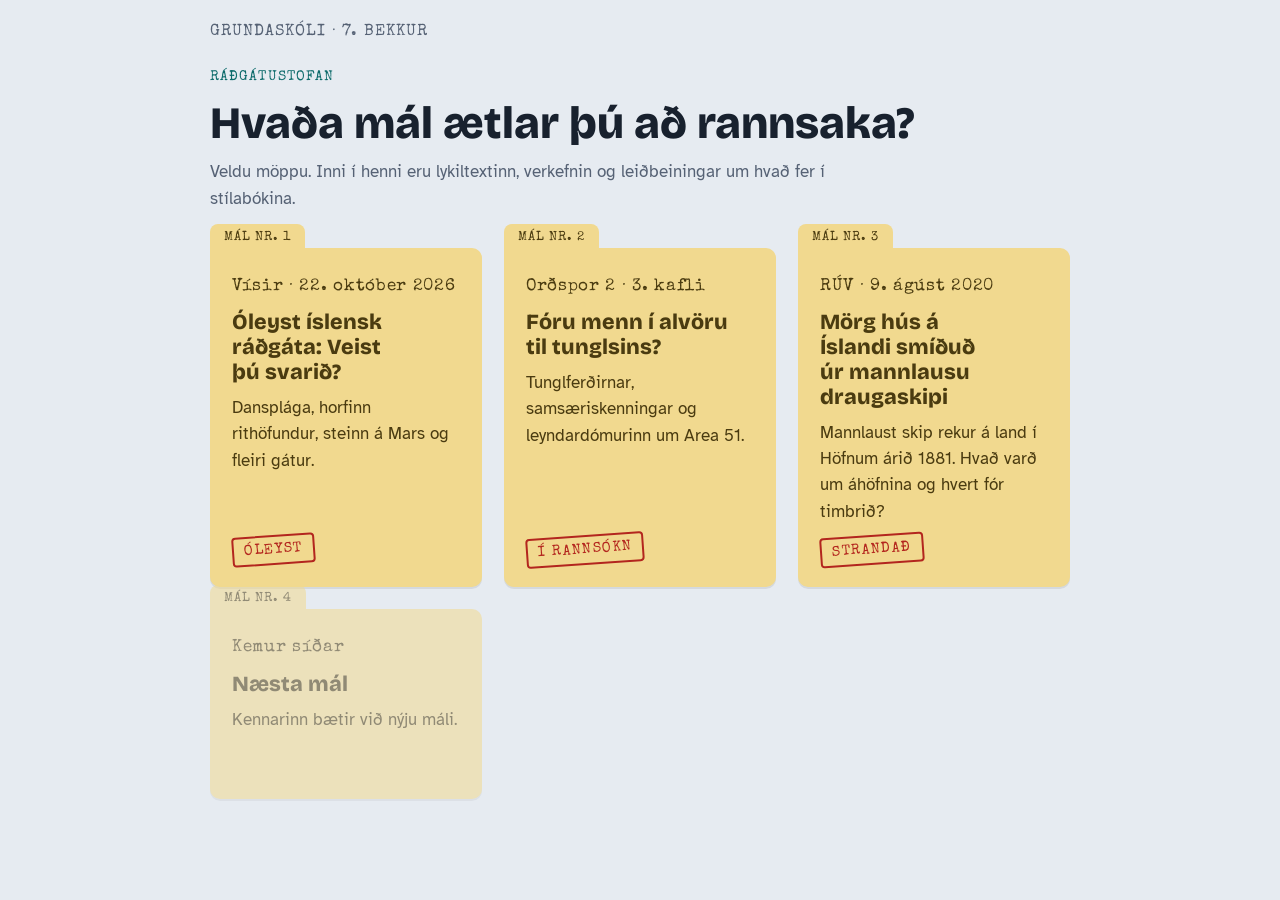
<file: radgatur/index.html>
<!doctype html>
<html lang="is">
<head>
<meta charset="utf-8">
<meta name="viewport" content="width=device-width, initial-scale=1, viewport-fit=cover">
<title>Ráðgátustofan</title>
<link rel="preconnect" href="https://fonts.googleapis.com">
<link rel="stylesheet" href="https://fonts.googleapis.com/css2?family=Atkinson+Hyperlegible:ital,wght@0,400;0,700;1,400&family=Bricolage+Grotesque:opsz,wght@12..96,600;12..96,800&family=Special+Elite&display=swap">
<link rel="stylesheet" href="css/stofan.css">
</head>
<body>
<div class="wrap">
<header class="top"><span class="brand">GRUNDASKÓLI · 7. BEKKUR</span></header>
<section class="hero"><span class="eyebrow">RÁÐGÁTUSTOFAN</span><h1>Hvaða mál ætlar þú að rannsaka?</h1>
 <p>Veldu möppu. Inni í henni eru lykiltextinn, verkefnin og leiðbeiningar um hvað fer í stílabókina.</p></section>
<div class="folders">
 <!-- NÝTT MÁL: afritaðu <a>-blokkina hér fyrir neðan, breyttu href, dagsetningu, fyrirsögn og texta -->
 <a class="folder" data-tab="MÁL NR. 1" href="mal-01-radgatur/"><span class="type">Vísir · 22. október 2026</span>
  <h2>Óleyst íslensk ráðgáta: Veist þú svarið?</h2><p>Dansplága, horfinn rithöfundur, steinn á Mars og fleiri gátur.</p><span class="stamp">ÓLEYST</span></a>
 <a class="folder" data-tab="MÁL NR. 2" href="mal-02-tunglid/"><span class="type">Orðspor 2 · 3. kafli</span>
  <h2>Fóru menn í alvöru til tunglsins?</h2><p>Tunglferðirnar, samsæriskenningar og leyndardómurinn um Area 51.</p><span class="stamp">Í RANNSÓKN</span></a>
 <a class="folder" data-tab="MÁL NR. 3" href="mal-03-jamestown/"><span class="type">RÚV · 9. ágúst 2020</span>
  <h2>Mörg hús á Íslandi smíðuð úr mannlausu draugaskipi</h2><p>Mannlaust skip rekur á land í Höfnum árið 1881. Hvað varð um áhöfnina og hvert fór timbrið?</p><span class="stamp">STRANDAÐ</span></a>
 <div class="folder soon" data-tab="MÁL NR. 4" aria-disabled="true"><span class="type">Kemur síðar</span><h2>Næsta mál</h2><p>Kennarinn bætir við nýju máli.</p></div>
</div>
</div>
</body>
</html>
</file>
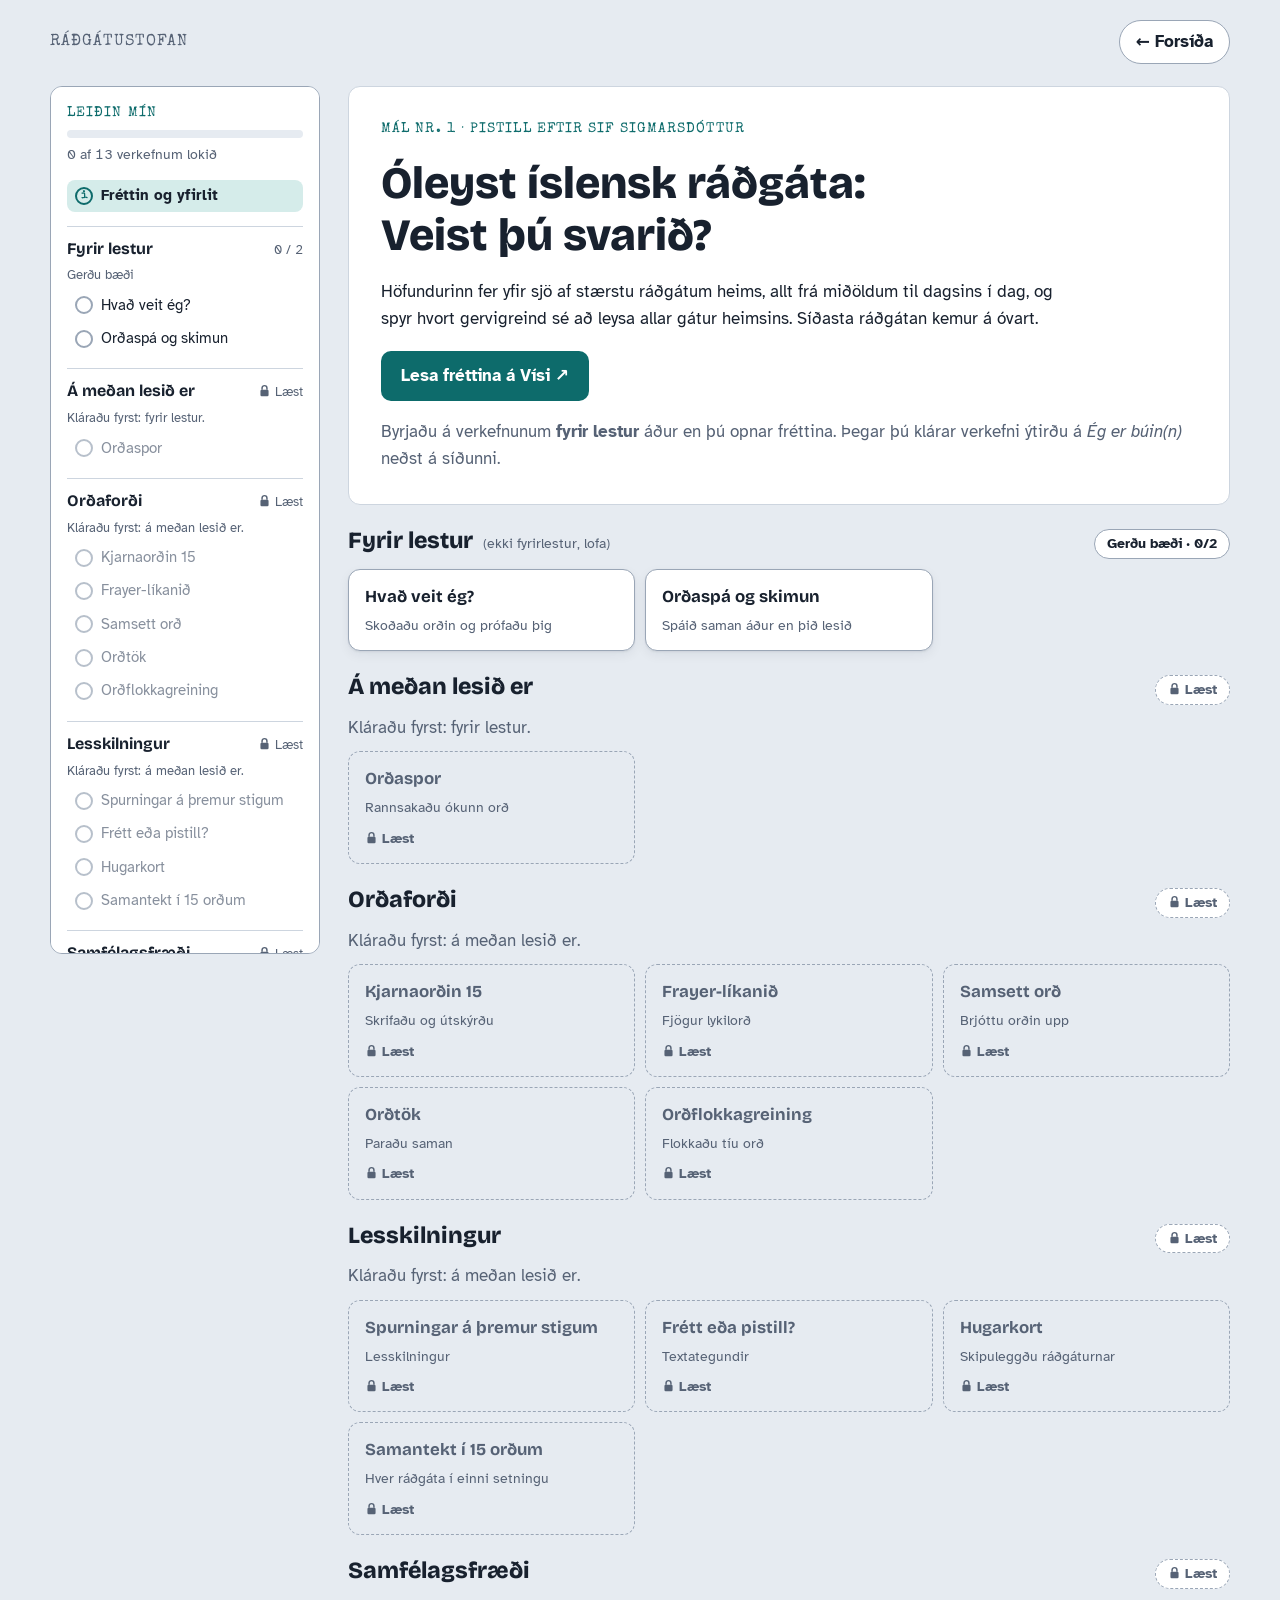
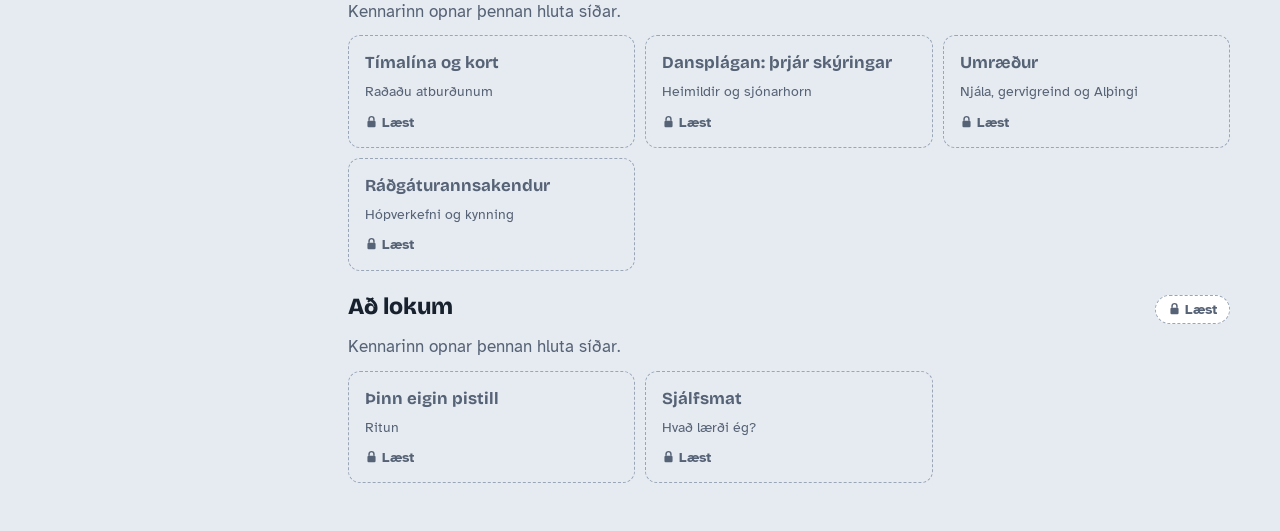
<file: radgatur/mal-01-radgatur/index.html>
<!doctype html>
<html lang="is">
<head>
<meta charset="utf-8">
<meta name="viewport" content="width=device-width, initial-scale=1, viewport-fit=cover">
<title>Óleyst íslensk ráðgáta · Ráðgátustofan</title>
<link rel="preconnect" href="https://fonts.googleapis.com">
<link rel="stylesheet" href="https://fonts.googleapis.com/css2?family=Atkinson+Hyperlegible:ital,wght@0,400;0,700;1,400&family=Bricolage+Grotesque:opsz,wght@12..96,600;12..96,800&family=Special+Elite&display=swap">
<link rel="stylesheet" href="../css/stofan.css">
</head>
<body>
<div class="wrap wide" id="app"></div>
<script src="stillingar.js"></script>
<script>
/* Lykill fyrir vistun í vafra. Hvert mál þarf sinn eigin lykil. */
const KEY = 'mal01:';
const S = {
  get(k, d){ try{ const v = localStorage.getItem(KEY+k); return v===null ? d : JSON.parse(v); }catch(e){ return d; } },
  set(k, v){ try{ localStorage.setItem(KEY+k, JSON.stringify(v)); }catch(e){} }
};
const app = document.getElementById('app');
const esc = s => String(s).replace(/[&<>"]/g, c => ({'&':'&amp;','<':'&lt;','>':'&gt;','"':'&quot;'}[c]));
const ARTICLE = 'https://www.visir.is/g/20262951819d/o-leyst-is-lensk-rad-gata-veist-thu-svarid-';

/* ---------- gögn ---------- */
const CORE = [
 ['ráðgáta','Fyrirsögnin og allur textinn'],['afskekktur','Fyrsta efnisgreinin, um eyjuna í Kyrrahafi'],
 ['sporlaust','Fyrsta efnisgreinin, um Ameliu Earhart'],['dularfullur','Fyrsta efnisgreinin og dansplágan'],
 ['örvænta','Fyrsta og þriðja efnisgreinin'],['gagnstæður','Önnur efnisgreinin, um stærðfræðinga'],
 ['kenning','Ráðgáta 1, dansplágan'],['vísbending','Ráðgáta 6, steinninn á Mars'],
 ['haldbær','Ráðgáta 6, steinninn á Mars'],['dulnefni','Ráðgáta 4 og ráðgáta 5'],
 ['grundvöllur','Ráðgáta 4, Satoshi Nakamoto'],['léttvægur','Ráðgáta 3, hádegismaturinn'],
 ['svigrúm','Ráðgáta 7, lokin'],['ráðstöfun','Ráðgáta 1, dansplágan'],['samtíð','Ráðgáta 1, dansplágan']
];
const DEFS = {"ráðgáta": "Eitthvað sem enginn hefur getað skýrt eða leyst.", "afskekktur": "Langt frá öðrum byggðum og erfitt að komast þangað.", "sporlaust": "Án þess að skilja eftir sig nokkur ummerki.", "dularfullur": "Undarlegur og erfitt að skilja eða útskýra.", "örvænta": "Missa alla von.", "gagnstæður": "Alveg öfugur, andstæður.", "kenning": "Hugmynd sem reynir að útskýra eitthvað en hefur ekki endilega verið sönnuð.", "vísbending": "Eitthvað sem gefur til kynna hvað sé satt eða hvað hafi gerst.", "haldbær": "Traustur, sem hægt er að treysta á.", "dulnefni": "Nafn sem einhver notar í stað síns rétta nafns.", "grundvöllur": "Undirstaða, það sem eitthvað byggir á.", "léttvægur": "Lítils virði, skiptir litlu máli.", "svigrúm": "Pláss eða rými til að gera eitthvað.", "ráðstöfun": "Aðgerð sem gripið er til til að leysa vanda.", "samtíð": "Sá tími sem fólk lifir á."};
const IDIOMS = [
 ['koma að tómum kofanum','finna ekkert þar sem maður leitaði'],
 ['skjóta upp kollinum','birtast aftur, oft óvænt'],
 ['gera illt verra','gera vandann enn stærri'],
 ['vatn á myllu einhvers','eitthvað sem styður málstað eða hag einhvers'],
 ['á bak og burt','horfinn, farinn'],
 ['taka með sér í gröfina','deyja án þess að segja leyndarmálið'],
 ['um aldur og ævi','að eilífu, alltaf'],
 ['fjara út','minnka smám saman uns það hverfur']
];
const POS = [['örvænta',['so']],['ráðgáta',['no']],['dularfullur',['lo']],['sporlaust',['ob']],['vísbending',['no']],
 ['afskekktur',['lo']],['leysa',['so']],['léttvægur',['lo']],['hvarf',['no','so']],['aldrei',['ob']]];
const POSL = {so:'Sagnorð',no:'Nafnorð',lo:'Lýsingarorð',ob:'Óbeygjanlegt'};
const COMPOUNDS = [['fornleifafræðingur','forn · leifa · fræðingur'],['gervihnattamynd','gervi · hnatta · mynd'],
 ['hulduefni','huldu · efni'],['rafmynt','raf · mynt'],['dómsdagsspámaður','dóms · dags · spá · maður'],
 ['áhættufjárfestir','áhættu · fjár · festir'],['nöldurseggur','nöldur · seggur'],['könnunarbíll','könnunar · bíll']];
const EVENTS = [
 ['Njála skrifuð, höfundur óþekktur','Seint á 13. öld (talið)','Ísland'],
 ['Dansplágan breiðist út','1374','Rínardalur'],
 ['Dansæðið snýr aftur','1518','Strassborg'],
 ['Lope de Vega skrifar leikritið','17. öld','Spánn'],
 ['Agatha Christie hverfur í 11 daga','1926','Bretland'],
 ['Amelia Earhart hverfur','1937','Kyrrahaf'],
 ['Grein Satoshi Nakamoto birtist','2008','Netið'],
 ['Gervigreind finnur höfund leikritsins','2023','Spánn'],
 ['Könnunarbíll finnur dularfullan stein','2024','Mars'],
 ['Leitað að flugvél Earhart','2026','Kyrrahaf']
];
const MYST = ['Dansplágan','Höfundur Njálu','Hádegismaturinn og hulduefnið','Satoshi Nakamoto','Hvarf Agöthu Christie','Líf á öðrum hnöttum','Nýjasta ráðgátan'];

/* ---------- verkefni ---------- */
const GROUPS = [
 {key:'fyrir', t:'Fyrir lestur', s:'ekki fyrirlestur, lofa', need:'all', ids:['hvadveit','ordaspa']},
 {key:'medan', t:'Á meðan lesið er', need:'all', after:['fyrir'], ids:['ordaspor']},
 {key:'ordafordi', t:'Orðaforði', need:2, after:['medan'], ids:['kjarnaord','frayer','samsett','ordtok','ordflokkar']},
 {key:'lesskilningur', t:'Lesskilningur', need:2, after:['medan'], ids:['spurningar','frettpistill','hugarkort','samantekt']},
 {key:'samfelag', t:'Samfélagsfræði', need:'all', teacher:'samfelagsfraedi', ids:['timalina','danspagan','umraeda','hopverkefni']},
 {key:'lokum', t:'Að lokum', need:'all', teacher:'adlokum', ids:['ritun','sjalfsmat']}
];
const T = {};
const def = (id, title, sub, render) => T[id] = {id,title,sub,render};
const nb = (items, head='Í stílabókina') =>
  `<div class="notebook"><strong>${head}</strong><ol>${items.map(i=>`<li>${i}</li>`).join('')}</ol></div>`;

let hvTab = 0, qzWords = null, qzOrder = null, qzPairs = {}, qzSel = null, qzChecked = false;
function qzNew(){ const l = S.get('quiz',{}); const pool = CORE.map(([w])=>w);
  const fresh = pool.filter(w=>!l[w]).sort(()=>Math.random()-.5), old = pool.filter(w=>l[w]).sort(()=>Math.random()-.5);
  qzWords = [...fresh, ...old].slice(0,5); qzOrder = qzWords.map((_,i)=>i).sort(()=>Math.random()-.5); qzPairs = {}; qzSel = null; qzChecked = false; }
def('hvadveit','Hvað veit ég?','Skoðaðu orðin og prófaðu þig', () => {
  const st = S.get('know',{});
  const tabs = `<div class="tabs" role="tablist"><button role="tab" aria-selected="${hvTab===0}" data-hv="0">1. Skoðaðu orðin</button><button role="tab" aria-selected="${hvTab===1}" data-hv="1">2. Prófaðu þig</button></div>`;
  if(hvTab===0) return `<p class="lead">Áður en þú lest: hversu vel þekkir þú þessi orð? Merktu við og ýttu svo á <em>Sýna merkingu</em> til að sjá hvað orðið þýðir.</p>
  <div class="notebook"><strong>Þú þarft ekki að skrifa neitt</strong><p>Lestu merkingu hvers orðs vel. Þegar þú ert tilbúin(n) ferðu í <em>Prófaðu þig</em> og tengir saman orð og merkingu.</p></div>
  ${tabs}
  <div class="row-actions"><button class="btn ghost" id="showall">Sýna allar merkingar</button></div>
  <div class="words">${CORE.map(([w],i)=>`<div class="wordrow"><span class="w">${w}</span><div class="seg" data-w="${w}">
    ${['Þekki vel','Hef séð það','Veit ekki'].map((l,k)=>`<button aria-pressed="${st[w]===k}" data-i="${k}">${l}</button>`).join('')}</div>
    <button class="hint" data-d="${i}">Sýna merkingu</button><span class="hinttext" id="d${i}" hidden>${DEFS[w]}</span></div>`).join('')}</div>
  <div class="row-actions"><button class="btn" data-hv="1">Ég er tilbúin(n) í prófið →</button></div>`;
  if(!qzWords) qzNew();
  const learned = S.get('quiz',{}), n = CORE.filter(([w])=>learned[w]).length;
  return `<p class="lead">Smelltu á orð og svo á merkinguna sem passar. Fimm orð eru í hverri umferð. Orð sem þú hefur ekki enn fengið rétt koma fyrst.</p>
  ${tabs}
  <div class="path-head"><div class="meter"><span style="width:${n/CORE.length*100}%"></span></div><small>${n} af ${CORE.length} orðum rétt</small></div>
  <div class="match">
   <div class="col"><h3>Orð</h3>${qzWords.map((w,i)=>`<button class="chip ${qzSel===i?'sel':''} ${qzPairs[i]!==undefined?'paired':''}" data-ql="${i}" ${qzChecked?'disabled':''}>
     ${qzPairs[i]!==undefined?`<span class="tag">${String.fromCharCode(65+qzOrder.indexOf(qzPairs[i]))}</span>`:''}${w}</button>`).join('')}</div>
   <div class="col"><h3>Merking</h3>${qzOrder.map((j,k)=>`<button class="chip ${Object.values(qzPairs).includes(j)?'paired':''}" data-qr="${j}" ${qzChecked?'disabled':''}><span class="tag">${String.fromCharCode(65+k)}</span>${DEFS[qzWords[j]]}</button>`).join('')}</div>
  </div>
  <div class="row-actions">${qzChecked?'<button class="btn" id="qznext">Næsta umferð →</button>':'<button class="btn" id="qzcheck">Athuga</button><button class="btn ghost" id="qzreset">Byrja umferðina aftur</button>'}<span class="result" id="qzres"></span></div>
  ${n===CORE.length?'<p class="result" style="color:var(--ok)">Vel gert! Þú hefur fengið öll orðin rétt. Ýttu á <em>Ég er búin(n)</em> hér fyrir neðan.</p>':''}`;
});
T.hvadveit.after = () => {
  app.querySelectorAll('[data-hv]').forEach(b => b.onclick = () => { hvTab = +b.dataset.hv; render(); });
  if(hvTab===0){
    app.querySelectorAll('.seg').forEach(seg => seg.addEventListener('click', e => {
      const b = e.target.closest('button'); if(!b) return;
      const st = S.get('know',{}); st[seg.dataset.w] = +b.dataset.i; S.set('know',st);
      seg.querySelectorAll('button').forEach(x=>x.setAttribute('aria-pressed', x===b)); markDone('hvadveit');
    }));
    app.querySelectorAll('[data-d]').forEach(b => b.onclick = () => { const t=document.getElementById('d'+b.dataset.d); t.hidden=!t.hidden; b.textContent=t.hidden?'Sýna merkingu':'Fela merkingu'; markDone('hvadveit'); });
    document.getElementById('showall').onclick = e => { const open = e.target.dataset.open!=='1';
      app.querySelectorAll('[data-d]').forEach(b => { document.getElementById('d'+b.dataset.d).hidden=!open; b.textContent=open?'Fela merkingu':'Sýna merkingu'; });
      e.target.dataset.open = open?'1':''; e.target.textContent = open?'Fela allar merkingar':'Sýna allar merkingar'; markDone('hvadveit'); };
    return;
  }
  app.querySelectorAll('[data-ql]').forEach(b => b.onclick = () => { qzSel = +b.dataset.ql; render(); });
  app.querySelectorAll('[data-qr]').forEach(b => b.onclick = () => { if(qzSel===null) return; const j=+b.dataset.qr;
    for(const k in qzPairs) if(qzPairs[k]===j) delete qzPairs[k]; qzPairs[qzSel]=j; qzSel=null; render(); });
  const nx = document.getElementById('qznext'); if(nx) nx.onclick = () => { qzNew(); render(); };
  const rs = document.getElementById('qzreset'); if(rs) rs.onclick = () => { qzPairs={}; qzSel=null; render(); };
  const ck = document.getElementById('qzcheck');
  if(ck) ck.onclick = () => {
    if(Object.keys(qzPairs).length < qzWords.length){ document.getElementById('qzres').textContent='Paraðu öll fimm orðin fyrst.'; return; }
    const l = S.get('quiz',{}); let ok=0;
    qzWords.forEach((w,i)=>{ if(qzPairs[i]===i){ ok++; l[w]=1; } });
    S.set('quiz',l); qzChecked = true; markDone('hvadveit'); render();
    app.querySelectorAll('[data-ql]').forEach(b => { const i=+b.dataset.ql; b.classList.add(qzPairs[i]===i?'ok':'bad'); });
    document.getElementById('qzres').textContent = `${ok} af ${qzWords.length} rétt`;
  };
};

def('ordaspa','Orðaspá og skimun','Spáið saman áður en þið lesið', () => `
  <p class="lead">Þessi sex orð koma öll fyrir í textanum. Finndu þér félaga og spáið saman fyrir um hvað textinn fjallar.</p>
  <p style="font-family:var(--f-display);font-size:1.4rem;font-weight:800;display:flex;gap:10px 18px;flex-wrap:wrap">
   ${['ráðgáta','sporlaust','dulnefni','vísbending','hulduefni','kenning'].map(w=>`<span>${w}</span>`).join('')}</p>
  <div class="notebook"><strong>Ræðið saman</strong><ol>
   <li>Lesið orðin sex. Hvað haldið þið að textinn fjalli um? Komið ykkur saman um eina spá.</li>
   <li>Opnið fréttina og lesið <b>aðeins</b> fyrirsögnina og millifyrirsagnirnar sjö. Breytist spáin ykkar?</li>
   <li>Textinn er í flokknum <em>Lífið</em> og höfundurinn skrifar vikulega pistla. Hvað segir það ykkur um tilgang textans? Er hann skrifaður til að fræða, skemmta eða hvort tveggja?</li>
   <li>Segið öðru pari frá spánni ykkar. Spáðu þau því sama?</li></ol>
   <p>Þið þurfið ekki að skrifa neitt. Munið bara spána ykkar.</p></div>
  <a class="cta" href="${ARTICLE}" target="_blank" rel="noopener">Opna fréttina á Vísi ↗</a>
  <p class="muted">Eftir lesturinn berið þið spána saman við textann. Hittuð þið á það?</p>`);

def('ordaspor','Orðaspor','Rannsakaðu ókunn orð', () => `
  <p class="lead">Lestu textann allan. Þú ert rannsakandi og ókunn orð eru sporin þín.</p>
  ${nb(['Skrifaðu niður hvert orð sem þú skilur ekki.','Við hvert orð: <b>(a)</b> giskaðu á merkinguna, <b>(b)</b> skrifaðu hvaða orð í setningunni hjálpuðu þér að giska.','<b>(c)</b> Flettu orðinu upp og skrifaðu rétta merkingu. Hittirðu á það?'])}
  <div class="notebook" style="background:var(--bg)"><strong>Dæmi</strong>
   <p><b>sporlaust</b>: (a) „án þess að nokkuð finnist“. (b) Orðin <em>hvarf</em> og <em>Hvað varð um</em> sýna að enginn veit hvar hún er.</p></div>
  <div class="row-actions">
   <a class="cta" href="${ARTICLE}" target="_blank" rel="noopener">Opna fréttina ↗</a>
   <a class="btn ghost" style="text-decoration:none" href="https://snara.is" target="_blank" rel="noopener">Snara ↗</a>
   <a class="btn ghost" style="text-decoration:none" href="https://islenskordabok.arnastofnun.is" target="_blank" rel="noopener">Íslensk nútímamálsorðabók ↗</a>
  </div>`);

def('kjarnaord','Kjarnaorðin 15','Skrifaðu og útskýrðu', () => `
  <p class="lead">Þetta eru mikilvægustu orðin í textanum. Þú munt nota þau aftur í verkefnum, kynningu og ritun.</p>
  ${nb(['Skrifaðu hvert orð í stílabókina þína.','Útskýrðu hvað það þýðir <b>með þínum eigin orðum</b>.','Skrifaðu eina setningu þar sem þú notar orðið. Setningin má ekki vera úr fréttinni.'])}
  <p class="muted">Festist þú? Ýttu á <em>Hvar er orðið?</em> og lestu setninguna í fréttinni aftur.</p>
  <div class="words">${CORE.map(([w,h],i)=>`<div class="wordrow"><span class="w">${i+1}. ${w}</span>
   <button class="hint" data-h="${i}">Hvar er orðið?</button><span class="hinttext" id="h${i}" hidden>${h}</span></div>`).join('')}</div>`);
T.kjarnaord.after = () => app.querySelectorAll('.hint').forEach(b => b.onclick = () => { const t=document.getElementById('h'+b.dataset.h); t.hidden=!t.hidden; markDone('kjarnaord'); });

const FW = ['ráðgáta','vísbending','kenning','dulnefni'];
const FL = ['Skilgreining með mínum orðum','Dæmi úr textanum','Dæmi úr mínu lífi','Andheiti: orð sem merkir hið gagnstæða'];
let frayerIdx = 0;
def('frayer','Frayer-líkanið','Fjögur lykilorð', () => {
  const w = FW[frayerIdx], st = S.get('frayer',{});
  return `<p class="lead">Frayer-líkanið hjálpar þér að skilja orð til botns. Fylltu í alla fjóra reitina fyrir hvert orð.</p>
  ${nb(['Teiknaðu stóran kross á heila síðu og skrifaðu orðið í hring í miðjunni.','Fylltu í reitina fjóra. Þú mátt prófa hér fyrst.','Gerðu þetta fyrir öll fjögur orðin.'])}
  <div class="frayer-tabs tabs" role="tablist">${FW.map((x,i)=>`<button role="tab" aria-selected="${i===frayerIdx}" data-i="${i}">${x}</button>`).join('')}</div>
  <div class="frayer">${FL.map((l,i)=>`<div class="cell"><label for="fr${i}">${l}</label><textarea id="fr${i}" data-k="${w}|${i}">${esc(st[w+'|'+i]||'')}</textarea></div>`).join('')}
   <div class="center">${w}</div></div>
  <p class="muted">Það sem þú skrifar hér geymist aðeins í þessum vafra.</p>`;
});
T.frayer.after = () => {
  app.querySelectorAll('.frayer-tabs button').forEach(b => b.onclick = () => { frayerIdx=+b.dataset.i; render(); });
  app.querySelectorAll('.frayer textarea').forEach(t => t.oninput = () => { const st=S.get('frayer',{}); st[t.dataset.k]=t.value; S.set('frayer',st); markDone('frayer'); });
};

def('samsett','Samsett orð','Brjóttu orðin upp', () => `
  <p class="lead">Íslenska raðar orðum saman eins og legókubbum. Ef þú brýtur löng orð í hluta skilurðu þau oft strax.</p>
  ${nb(['Skrifaðu hvert orð og skiptu því í hluta með strikum, t.d. <em>raf-mynt</em>.','Útskýrðu hvern hluta.','Hvaða hluti segir hvað hluturinn ER og hver lýsir honum?'])}
  <div class="words">${COMPOUNDS.map(([w,p],i)=>`<div class="wordrow"><span class="w">${w}</span>
   <button class="hint" data-h="${i}">Sýna skiptingu</button><span class="hinttext" id="c${i}" hidden>${p}</span></div>`).join('')}</div>
  <p class="muted">Prófaðu fyrst sjálf(ur) áður en þú skoðar skiptinguna.</p>`);
T.samsett.after = () => app.querySelectorAll('.hint').forEach(b => b.onclick = () => { const t=document.getElementById('c'+b.dataset.h); t.hidden=!t.hidden; markDone('samsett'); });

let mPairs = {}, mSel = null, mOrder = null;
def('ordtok','Orðtök','Paraðu saman', () => {
  if(!mOrder){ mOrder = IDIOMS.map((_,i)=>i).sort(()=>Math.random()-.5); }
  return `<p class="lead">Átta orðtök úr textanum. Smelltu á orðtak og svo á merkinguna sem passar.</p>
  <div class="match">
   <div class="col"><h3>Orðtak</h3>${IDIOMS.map((x,i)=>`<button class="chip ${mSel===i?'sel':''} ${mPairs[i]!==undefined?'paired':''}" data-l="${i}">
     ${mPairs[i]!==undefined?`<span class="tag">${String.fromCharCode(65+mOrder.indexOf(mPairs[i]))}</span>`:''}${x[0]}</button>`).join('')}</div>
   <div class="col"><h3>Merking</h3>${mOrder.map((j,k)=>`<button class="chip ${Object.values(mPairs).includes(j)?'paired':''}" data-r="${j}"><span class="tag">${String.fromCharCode(65+k)}</span>${IDIOMS[j][1]}</button>`).join('')}</div>
  </div>
  <div class="row-actions"><button class="btn" id="mcheck">Athuga</button><button class="btn ghost" id="mreset">Byrja aftur</button><span class="result" id="mres"></span></div>
  ${nb(['Skrifaðu orðtökin átta og merkingu þeirra.','Veldu fjögur orðtök og skrifaðu eina setningu um <b>þitt eigið líf</b> með hverju.'])}`;
});
T.ordtok.after = () => {
  app.querySelectorAll('[data-l]').forEach(b => b.onclick = () => { mSel = +b.dataset.l; render(); });
  app.querySelectorAll('[data-r]').forEach(b => b.onclick = () => {
    if(mSel===null) return; const j=+b.dataset.r;
    for(const k in mPairs) if(mPairs[k]===j) delete mPairs[k];
    mPairs[mSel]=j; mSel=null; render(); });
  document.getElementById('mreset').onclick = () => { mPairs={}; mSel=null; mOrder=null; render(); };
  document.getElementById('mcheck').onclick = () => {
    let ok=0; app.querySelectorAll('[data-l]').forEach(b => { const i=+b.dataset.l;
      if(mPairs[i]===undefined) return; const good = mPairs[i]===i; if(good) ok++; b.classList.add(good?'ok':'bad'); });
    document.getElementById('mres').textContent = `${ok} af ${IDIOMS.length} rétt`;
    if(ok===IDIOMS.length) markDone('ordtok');
  };
};

let posAns = {};
def('ordflokkar','Orðflokkagreining','Flokkaðu tíu orð', () => `
  <p class="lead">Í hvaða orðflokk fer hvert orð? Veldu einn hnapp fyrir hvert orð og ýttu svo á <em>Athuga</em>.</p>
  <div class="words sort">${POS.map(([w],i)=>`<div class="wordrow" id="pr${i}"><span class="w">${w}</span><div class="seg" data-i="${i}">
   ${Object.entries(POSL).map(([k,l])=>`<button data-k="${k}" aria-pressed="${posAns[i]===k}">${l}</button>`).join('')}</div></div>`).join('')}</div>
  <div class="row-actions"><button class="btn" id="pcheck">Athuga</button><span class="result" id="pres"></span></div>
  ${nb(['Teiknaðu töflu með fjórum dálkum: sagnorð, nafnorð, lýsingarorð og óbeygjanleg orð.','Skrifaðu orðin í réttan dálk.','Aukaspurning: Eitt orðanna getur verið í tveimur orðflokkum. Hvaða orð er það? Skrifaðu setningu með hvorri merkingu.'])}`);
T.ordflokkar.after = () => {
  app.querySelectorAll('.sort .seg').forEach(seg => seg.addEventListener('click', e => {
    const b=e.target.closest('button'); if(!b) return; posAns[seg.dataset.i]=b.dataset.k;
    seg.querySelectorAll('button').forEach(x=>x.setAttribute('aria-pressed',x===b));
    document.getElementById('pr'+seg.dataset.i).style.background=''; }));
  document.getElementById('pcheck').onclick = () => {
    let ok=0; POS.forEach(([w,a],i)=>{ const row=document.getElementById('pr'+i); if(!posAns[i]){row.style.background='';return;}
      const g=a.includes(posAns[i]); if(g) ok++; row.style.background = g?'var(--ok-soft)':'var(--bad-soft)'; });
    document.getElementById('pres').textContent = `${ok} af ${POS.length} rétt` + (ok===POS.length?' — vel gert! Mundu aukaspurninguna.':'');
    if(ok===POS.length) markDone('ordflokkar');
  };
};

const QS = {
 '1. stig: Svarið stendur í textanum':[
  'Amelia Earhart hvarf sporlaust. Hvaða ár gerðist það og hvað var hún að reyna að gera þegar hún hvarf?',
  'Hópur fornleifafræðinga fór til afskekktrar eyjar í Kyrrahafi. Að hverju voru þeir að leita og hvað reyndist dularfulli hluturinn á gervihnattamyndinni vera?',
  'Gervigreindarfyrirtækið OpenAI birti nýlega niðurstöður. Á hverju fann gervigreindin lausnir og hvernig brást íslenskur prófessor í stærðfræði við fréttunum?',
  'Árið 1518 skaut dansplágan aftur upp kollinum. Í hvaða borg gerðist það, hver byrjaði að dansa og hvað gerðu borgaryfirvöld til að reyna að hjálpa?',
  'Árið 2023 leystu spænskir vísindamenn aldagamla gátu. Hver var gátan, hvaða tækni notuðu þeir og hvert reyndist svarið vera?',
  'Hulduefni er efni sem við sjáum ekki. Hve stór hluti af öllu efni í alheiminum er talinn vera hulduefni?',
  'Árið 2008 birtist grein á netinu eftir mann sem kallaði sig Satoshi Nakamoto. Hvað varð til út frá greininni og hvað vitum við um höfundinn?',
  'Agatha Christie hvarf í desember 1926. Hve lengi var hennar leitað, hverjir tóku þátt í leitinni og hvar fannst hún að lokum?',
  'Könnunarbíll NASA fann stein á Mars árið 2024. Hvernig leit steinninn út og hvers vegna telja vísindamenn hann svona merkilegan?'],
 '2. stig: Lesið á milli línanna':[
  'Leitin að flugvél Ameliu Earhart bar engan árangur. Samt segir höfundur að þeir sem elska leyndardóma þurfi ekki að örvænta. Hvers vegna eru það í raun góðar fréttir fyrir þá að gátan sé enn óleyst?',
  'Höfundur ber saman tvo hópa: Fornleifafræðingarnir „koma að tómum kofanum“ en stærðfræðingarnir standa frammi fyrir gagnstæðum vanda. Hvað þýðir að koma að tómum kofanum og hver er þá gagnstæði vandinn sem stærðfræðingarnir glíma við?',
  'Ráðgáta nr. 3 er spurningin „Hvað ætlarðu að fá þér í hádegismat?“ Er það raunveruleg ráðgáta? Hvers vegna heldur þú að höfundur setji hana við hliðina á ráðgátunni um hulduefni og hvaða áhrif hefur sá samanburður á lesandann?',
  'Í kaflanum um Njálu segir höfundur að varla nokkur komist í gegnum daginn án þess að hugsa um hver skrifaði söguna. Meinar hún það bókstaflega? Hvaða vísbendingar í textanum sýna hvort hún er í alvöru eða að grínast?',
  'Fyrirsögnin lofar „óleystri íslenskri ráðgátu“. Í textanum eru tvær íslenskar ráðgátur. Hverjar eru þær? Hvor þeirra heldur þú að fyrirsögnin eigi við og hvers vegna geymir höfundur hana þar til í lokin?',
  'Í lokakaflanum segir höfundur að alheimurinn fari stækkandi og að í stærri veröld skapist meira svigrúm fyrir ráðgátur. Hvað á hún við? Hvernig tengist það óttanum sem hún nefnir í byrjun, að gervigreind sé að leysa allar gátur?'],
 '3. stig: Handan textans':[
  'Veldu þá ráðgátu úr textanum sem þér finnst mest spennandi. Segðu frá henni í stuttu máli og rökstyddu valið með að minnsta kosti tveimur ástæðum.',
  'Gervigreind hefur þegar leyst gátur sem fólk glímdi við lengi, til dæmis hver skrifaði leikritið á Spáni. Ætti gervigreind að fá að leysa allar ráðgátur sem hún getur? Nefndu eitt sem vinnst og eitt sem gæti tapast.',
  'Fólk les bækur, horfir á þætti og hlustar á hlaðvörp um óleystar ráðgátur. Hvers vegna heldur þú að fólk hafi svona gaman af gátum sem enginn veit svarið við? Tengdu svarið við þína eigin reynslu.',
  'Smellibeita er fyrirsögn sem lofar einhverju spennandi til að fá fólk til að smella, en efnið stendur ekki alltaf undir loforðinu. Er fyrirsögn þessa pistils smellibeita? Rökstyddu svarið og segðu hvort þér finnist slíkar fyrirsagnir sanngjarnar gagnvart lesendum.']
};
let qTab = 0;
def('spurningar','Spurningar á þremur stigum','Lesskilningur', () => { const keys=Object.keys(QS);
  return `<p class="lead">Byrjaðu á 1. stigi. Þegar þú ert búin(n) ferðu á næsta stig.</p>
  ${nb(['Skrifaðu númer spurningarinnar og svaraðu í heilum setningum.','Á 2. og 3. stigi: segðu alltaf <b>af hverju</b> þú heldur það sem þú heldur.'])}
  <div class="tabs" role="tablist">${keys.map((k,i)=>`<button role="tab" aria-selected="${i===qTab}" data-i="${i}">${k.split(':')[0]}</button>`).join('')}</div>
  <h3>${keys[qTab]}</h3><ol class="q">${QS[keys[qTab]].map(q=>`<li>${q}</li>`).join('')}</ol>
  <a class="cta" href="${ARTICLE}" target="_blank" rel="noopener">Opna fréttina ↗</a>`;});
T.spurningar.after = () => app.querySelectorAll('.tabs button').forEach(b => b.onclick = () => { qTab=+b.dataset.i; markDone('spurningar'); render(); });

def('frettpistill','Frétt eða pistill?','Textategundir', () => `
  <p class="lead">Frétt segir frá atburðum án skoðana fréttamannsins. Pistill má sýna skoðun, húmor og háð. Hvort er þessi texti?</p>
  ${nb(['Teiknaðu töfluna hér fyrir neðan í stílabókina.','Fylltu í hana með félaga.','Finndu að minnsta kosti tvö dæmi úr textanum þar sem höfundur er að grínast.'])}
  <div class="scroll"><table class="fill"><tr><th></th><th>Frétt</th><th>Pistill</th></tr>
   <tr><th>Tilgangur</th><td></td><td></td></tr><tr><th>Má höfundur sýna skoðun sína?</th><td></td><td></td></tr>
   <tr><th>Dæmi úr þessum texta</th><td></td><td></td></tr></table></div>`);

def('hugarkort','Hugarkort','Skipuleggðu ráðgáturnar', () => `
  <p class="lead">Hugarkort sýnir allan textann á einni síðu.</p>
  ${nb(['Skrifaðu <b>RÁÐGÁTUR</b> í miðja síðuna.','Teiknaðu fimm greinar: <em>Saga · Bókmenntir · Vísindi og geimur · Tækni · Samtíminn</em>.','Settu hverja ráðgátu á rétta grein.','Hver ráðgáta fær þrjár undirgreinar: <em>Hvenær og hvar? · Hvaða skýringar hafa komið fram? · Leyst eða óleyst?</em>','Notaðu liti! Einn lit fyrir leystar gátur og annan fyrir óleystar.'])}`);

def('samantekt','Samantekt í 15 orðum','Hver ráðgáta í einni setningu', () => { const st=S.get('sum',{});
  return `<p class="lead">Dragðu hverja ráðgátu saman í <b>einni setningu, mest 15 orð</b>. Regla: Þú mátt ekki afrita meira en þrjú orð í röð úr textanum.</p>
  ${nb(['Skrifaðu setningarnar sjö í stílabókina þegar þú ert ánægð(ur) með þær.'])}
  ${MYST.map((m,i)=>`<div class="sum"><label for="s${i}">${i+1}. ${m}</label><input type="text" id="s${i}" value="${esc(st[i]||'')}"><span class="counter" id="sc${i}"></span></div>`).join('')}`;});
T.samantekt.after = () => MYST.forEach((_,i)=>{ const inp=document.getElementById('s'+i), c=document.getElementById('sc'+i);
  const upd=()=>{ const n=inp.value.trim()?inp.value.trim().split(/\s+/).length:0; c.textContent=`${n} / 15 orð`; c.classList.toggle('over',n>15); };
  upd(); inp.oninput=()=>{ const st=S.get('sum',{}); st[i]=inp.value; S.set('sum',st); upd(); markDone('samantekt'); }; });

let tlPick = [], tlShuffle = null;
def('timalina','Tímalína og kort','Raðaðu atburðunum', () => {
  if(!tlShuffle) tlShuffle = EVENTS.map((_,i)=>i).sort(()=>Math.random()-.5);
  return `<p class="lead">Textinn spannar nærri 900 ár. Smelltu á atburðina í tímaröð, þann elsta fyrst.</p>
  <div class="events">${tlShuffle.map(i=>{ const p=tlPick.indexOf(i);
    return `<button class="chip event ${p>-1?'picked':''}" data-e="${i}" id="ev${i}"><span class="num">${p>-1?p+1:''}</span>${EVENTS[i][0]}<small>${EVENTS[i][2]}</small></button>`;}).join('')}</div>
  <div class="row-actions"><button class="btn" id="tcheck">Athuga röðina</button><button class="btn ghost" id="treset">Byrja aftur</button><span class="result" id="tres"></span></div>
  ${nb(['Teiknaðu langa línu frá árinu 1200 til 2030 og merktu aldirnar.','Settu alla atburðina á línuna með ártali.','Merktu staðina á heimskort, eða teiknaðu einfalt kort.','Svaraðu: Hvar er lengsta bilið milli tveggja atburða á tímalínunni og hve mörg ár eru það?','Svaraðu: Hvaða ráðgátur tengjast nýrri tækni og hvaða tækni er það?'])}`;});
T.timalina.after = () => {
  app.querySelectorAll('[data-e]').forEach(b => b.onclick = () => { const i=+b.dataset.e, p=tlPick.indexOf(i);
    if(p>-1) tlPick.splice(p,1); else tlPick.push(i); render(); });
  document.getElementById('treset').onclick = () => { tlPick=[]; tlShuffle=null; render(); };
  document.getElementById('tcheck').onclick = () => {
    let ok=0; tlPick.forEach((e,k)=>{ const g=e===k; if(g) ok++; document.getElementById('ev'+e).classList.add(g?'ok':'bad');
      document.querySelector('#ev'+e+' small').textContent = EVENTS[e][2]+' · '+EVENTS[e][1]; });
    document.getElementById('tres').textContent = tlPick.length<EVENTS.length ? `Þú hefur raðað ${tlPick.length} af ${EVENTS.length}. ${ok} á réttum stað.` : `${ok} af ${EVENTS.length} á réttum stað`;
    if(ok===EVENTS.length) markDone('timalina');
  };
};

def('danspagan','Dansplágan: þrjár skýringar','Heimildir og sjónarhorn', () => `
  <p class="lead">Sama ráðgátan hefur fengið ólíkar skýringar eftir því hvenær fólk lifði. Hvað segir það okkur um fólkið sjálft?</p>
  ${nb(['Teiknaðu töfluna og fylltu í hana út frá kaflanum um danspláguna.','Svaraðu spurningunum fyrir neðan í heilum setningum.'])}
  <div class="scroll"><table class="fill"><tr><th>Tími</th><th>Skýring</th><th>Hvað segir skýringin um hugsunarhátt fólks á þeim tíma?</th></tr>
   <tr><th>Miðaldir</th><td></td><td></td></tr><tr><th>Síðar</th><td></td><td></td></tr><tr><th>Nú</th><td></td><td></td></tr></table></div>
  <ol class="q"><li>Á miðöldum kenndi fólk guði, djöflinum eða dýrlingum um dansæðið. Hvers vegna heldur þú að fólk hafi leitað skýringa í trúnni? Hugsaðu um hvað fólk vissi þá um sjúkdóma, líkamann og hugann og hve stóran sess kirkjan hafði í lífi fólks.</li>
   <li>Síðar kom fram sú kenning að sveppur í hveiti hefði valdið ofskynjunum. Hvers vegna gat sú skýring ekki komið fram á miðöldum? Hvað þurfti fólk að vita fyrst?</li>
   <li>Í dag telja sálfræðingar að dansæðið hafi verið hópsýking af sálrænum toga, en höfundur segir að enginn viti nákvæmlega hvað olli því. Getur verið að skýringin okkar í dag breytist í framtíðinni? Hvað gæti breytt henni?</li>
   <li>Borgaryfirvöld í Strassborg reistu danspalla og réðu hljóðfæraleikara til að hjálpa fólki að dansa æðið úr sér, en það gerði illt verra. Hvers vegna heldur þú að ráðstöfunin hafi mistekist? Nefndu dæmi úr samtímanum þar sem fólk ætlaði að hjálpa en gerði vandann stærri.</li></ol>`);

def('umraeda','Umræður','Njála, gervigreind og Alþingi', () => `
  <p class="lead">Ræðið í hópum. Ritari skráir helstu niðurstöður og hópurinn segir bekknum frá.</p>
  <h3>Hver skrifaði Njálu?</h3>
  <ol class="q"><li>Finnið þrjár staðreyndir um Njáls sögu: hvenær hún er talin skrifuð, um hvað hún fjallar og hvar á landinu hún gerist. <a href="https://www.visindavefur.is" target="_blank" rel="noopener">Vísindavefurinn</a> er góð heimild.</li>
   <li>Fæstir höfundar Íslendingasagna settu nafn sitt á verkin. Hvers vegna haldið þið að það hafi verið? Hugsið um hvernig sögur voru sagðar, skrifaðar upp og varðveittar á miðöldum.</li>
   <li>Á Spáni fann gervigreind höfund leikrits með hjálp tölvutækni. Gæti svipuð aðferð virkað á Njálu? Hvaða aðra texta þyrfti gervigreindin að bera Njálu saman við til að finna höfundinn?</li></ol>
  <h3>Gervigreind og ráðgátur</h3>
  ${nb(['Teiknaðu tvo dálka: <em>Rök með</em> og <em>Rök á móti</em> því að gervigreind leysi ráðgátur.','Skrifaðu að minnsta kosti þrjú rök í hvorn dálk.','Þegar Bitcoin kom fram sáu sumir tækifæri til að græða en aðrir spáðu heimsendi. Er eitthvað svipað að gerast með gervigreind í dag? Nefndu eitt dæmi um von og eitt dæmi um ótta.'],'Í stílabókina')}
  <h3>Hvernig virkar Alþingi?</h3>
  <p>Síðasta ráðgátan í textanum er grín. Við notum hana til að læra hvernig þingið virkar, ekki til að giska á ástæður.</p>
  <ol class="q"><li>Hvað gerir Alþingi? Nefnið að minnsta kosti tvö verkefni þingsins og hve margir þingmenn sitja þar.</li>
   <li>Hver er munurinn á stjórnmálaflokki og þingflokki? Hverjir tilheyra stjórnmálaflokki og hverjir þingflokki?</li>
   <li>Hvað gerist ef þingmaður segir sig úr þingflokki? Heldur hann sæti sínu á Alþingi? Rökstyðjið svarið út frá því hvernig fólk kýs í alþingiskosningum.</li></ol>
  <a class="btn ghost" style="text-decoration:none;align-self:flex-start" href="https://www.althingi.is" target="_blank" rel="noopener">Vefur Alþingis ↗</a>`);

def('hopverkefni','Ráðgáturannsakendur','Hópverkefni og kynning', () => `
  <p class="lead">Hver hópur fær eina ráðgátu. Þið verðið sérfræðingar og kynnið hana fyrir bekknum í 3–4 mínútur.</p>
  <ol class="q"><li>Lesið ykkar kafla aftur og skráið hvað textinn segir.</li>
   <li>Finnið <b>tvær aðrar heimildir</b>. Segja þær það sama og textinn?</li>
   <li>Skráið: <em>Hvað vitum við? · Hvaða kenningar eru til? · Hvað vitum við ekki?</em></li>
   <li>Notið að minnsta kosti <b>fimm kjarnaorð</b> í kynningunni.</li>
   <li>Endið á spurningu til bekkjarins: <em>Hvaða skýring finnst ykkur líklegust?</em></li></ol>
  <div class="notebook"><strong>Ráðgáturnar</strong><ul>${MYST.slice(0,6).map(m=>`<li>${m}</li>`).join('')}<li>Ykkar eigin ráðgáta úr sögu eða náttúru Íslands</li></ul></div>`);

def('ritun','Þinn eigin pistill','Ritun', () => `
  <p class="lead">Nú ert þú pistlahöfundurinn. Skrifaðu 150–250 orða pistil undir fyrirsögninni <b>Ráðgáta úr mínu lífi</b>.</p>
  ${nb(['Notaðu að minnsta kosti þrjú kjarnaorð og eitt orðtak. Strikaðu undir þau.','Fyrirsögnin á að vekja forvitni án þess að gefa svarið upp.','Geymdu svarið, eða snúninginn, þar til í lokin, eins og Sif gerir.'])}
  <section class="bank"><h3>Orðabankinn</h3>
   <p class="muted">Veldu orð og orðtök héðan. Þú finnur merkingu kjarnaorðanna í stílabókinni þinni.</p>
   <div class="bankwords">${CORE.map(([w])=>`<span class="bw">${w}</span>`).join('')}</div>
   <div class="bankidioms">${IDIOMS.map(([o,m])=>`<div><b>${o}</b> <span class="muted">${m}</span></div>`).join('')}</div>
   <div class="row-actions"><button class="btn ghost" data-go="kjarnaord">Kjarnaorðin 15</button><button class="btn ghost" data-go="ordtok">Orðtakaverkefnið</button></div>
  </section>
  <h3>Eða styttri útgáfa: orðagáta</h3>
  <p>Semdu litla ráðgátu í 3–4 setningum sem notar þrjú kjarnaorð. Bekkurinn giskar á lausnina.</p>`);

const SELF = ['Ég get útskýrt orðin ráðgáta, vísbending, kenning og dulnefni.','Ég get notað fjögur orðtök úr textanum í eigin setningum.',
 'Ég get sagt hver munurinn er á frétt og pistli.','Ég get útskýrt hvers vegna fólk skýrði danspláguna á ólíkan hátt á ólíkum tímum.',
 'Ég fann tvær heimildir og bar þær saman.','Ég merkti aftur við í „Hvað veit ég?“ og sé hvað ég hef lært.'];
def('sjalfsmat','Sjálfsmat','Hvað lærði ég?', () => { const st=S.get('self',{});
  return `<p class="lead">Hakaðu við það sem þú getur núna.</p>
  <div class="checks">${SELF.map((s,i)=>`<label><input type="checkbox" id="self${i}" ${st[i]?'checked':''}><span>${s}</span></label>`).join('')}</div>
  ${nb(['Teldu hve mörg orð þú merktir <em>Veit ekki</em> í byrjun en kannt núna. Skrifaðu: <em>Ég kann núna ___ ný orð.</em>','Skrifaðu eina setningu um það sem kom þér mest á óvart.'])}
  <button class="btn ghost" style="align-self:flex-start" data-go="hvadveit">Opna „Hvað veit ég?“ aftur</button>`;});
T.sjalfsmat.after = () => { SELF.forEach((_,i)=>document.getElementById('self'+i).onchange=e=>{ const st=S.get('self',{}); st[i]=e.target.checked; S.set('self',st); markDone('sjalfsmat'); }); };

/* ---------- framvinda ---------- */
const CFG = Object.assign({ samfelagsfraedi:false, adlokum:false, rod:true }, window.STILLINGAR || {});
function markDone(id){ const d=S.get('done',{}); if(!d[id]){ d[id]=1; S.set('done',d); } }
const lokid = () => S.get('lokid',{});
const ORDER = GROUPS.flatMap(g=>g.ids);
const groupOf = id => GROUPS.find(g=>g.ids.includes(id));
const needCount = g => g.need==='all' ? g.ids.length : g.need;
const doneCount = g => { const l=lokid(); return g.ids.filter(id=>l[id]).length; };
const complete = g => doneCount(g) >= needCount(g);
function groupLock(g){
  if(g.teacher && !CFG[g.teacher]) return 'Kennarinn opnar þennan hluta síðar.';
  if(CFG.rod && g.after){ const missing=g.after.map(k=>GROUPS.find(x=>x.key===k)).filter(x=>!complete(x));
    if(missing.length) return 'Kláraðu fyrst: ' + missing.map(x=>x.t.toLowerCase()).join(' og ') + '.'; }
  return null;
}
const NUM = {2:'tvö',4:'fjórum',5:'fimm'};
function reqText(g){
  if(g.need==='all') return g.ids.length===1 ? 'Skylduverkefni' : g.ids.length===2 ? 'Gerðu bæði' : 'Gerðu öll';
  return `Veldu ${NUM[g.need]} af ${NUM[g.ids.length]}`;
}
function totals(){ return GROUPS.reduce((a,g)=>({tot:a.tot+needCount(g), dn:a.dn+Math.min(doneCount(g),needCount(g))}),{tot:0,dn:0}); }
const LOCK = '<svg class="lockico" viewBox="0 0 16 16" aria-hidden="true"><rect x="3" y="7" width="10" height="8" rx="1.5" fill="currentColor"/><path d="M5 7V5a3 3 0 0 1 6 0v2" fill="none" stroke="currentColor" stroke-width="1.8"/></svg>';

/* ---------- leiðin mín (hliðarstika) ---------- */
function pathPanel(){
  const {tot,dn}=totals(), l=lokid();
  return `<div class="path-head"><span class="eyebrow">LEIÐIN MÍN</span>
    <div class="meter" role="progressbar" aria-valuemin="0" aria-valuemax="${tot}" aria-valuenow="${dn}"><span style="width:${tot?dn/tot*100:0}%"></span></div>
    <small>${dn} af ${tot} verkefnum lokið</small></div>
  <button class="pl home ${view==='radgatur'?'cur':''}" data-go="radgatur"><span class="st">i</span>Fréttin og yfirlit</button>
  ${GROUPS.map(g=>{ const lock=groupLock(g), c=complete(g);
    return `<div class="pg ${lock?'locked':''} ${c?'complete':''}">
      <div class="pg-h"><b>${g.t}</b><span>${lock?LOCK+'Læst':c?'✓ Lokið':`${doneCount(g)} / ${needCount(g)}`}</span></div>
      <p class="pg-note">${lock || reqText(g)}</p>
      <ul>${g.ids.map(id=>`<li><button class="pl ${id===view?'cur':''} ${l[id]?'done':''}" data-go="${id}" ${lock?'disabled':''}><span class="st">${l[id]?'✓':''}</span>${T[id].title}</button></li>`).join('')}</ul>
    </div>`;}).join('')}`;
}

/* ---------- síður ---------- */
function header(back){
  return `<header class="top"><button class="brand" data-go="heim">RÁÐGÁTUSTOFAN</button>${back}</header>`;
}
function news(){
  const l=lokid(), started=S.get('done',{});
  return `<article class="sheet">
   <span class="eyebrow">MÁL NR. 1 · PISTILL EFTIR SIF SIGMARSDÓTTUR</span>
   <h1>Óleyst íslensk ráðgáta: Veist þú svarið?</h1>
   <p class="lead">Höfundurinn fer yfir sjö af stærstu ráðgátum heims, allt frá miðöldum til dagsins í dag, og spyr hvort gervigreind sé að leysa allar gátur heimsins. Síðasta ráðgátan kemur á óvart.</p>
   <a class="cta" href="${ARTICLE}" target="_blank" rel="noopener">Lesa fréttina á Vísi ↗</a>
   <p class="muted">Byrjaðu á verkefnunum <b>fyrir lestur</b> áður en þú opnar fréttina. Þegar þú klárar verkefni ýtirðu á <em>Ég er búin(n)</em> neðst á síðunni.</p>
  </article>
  ${GROUPS.map(g=>{ const lock=groupLock(g), c=complete(g);
    return `<section class="group"><div class="group-title"><h2>${g.t}</h2>${g.s?`<small>(${g.s})</small>`:''}
      <span class="req ${lock?'is-locked':c?'is-done':''}">${lock?LOCK+'Læst':c?'✓ Lokið':`${reqText(g)} · ${doneCount(g)}/${needCount(g)}`}</span></div>
     ${lock?`<p class="muted">${lock}</p>`:''}
     <div class="tasks">${g.ids.map(id=>{ const st = l[id]?'<span class="state ok">✓ Lokið</span>':started[id]?'<span class="state">Byrjað</span>':'';
       return lock ? `<div class="task locked" aria-disabled="true"><b>${T[id].title}</b><span>${T[id].sub}</span><span class="state">${LOCK}Læst</span></div>`
                   : `<button class="task ${l[id]?'is-done':''}" data-go="${id}"><b>${T[id].title}</b><span>${T[id].sub}</span>${st}</button>`;}).join('')}</div></section>`;}).join('')}`;
}
function task(id){
  const t=T[id], g=groupOf(id), lock=groupLock(g), l=lokid();
  if(lock) return `<article class="sheet"><span class="eyebrow">${g.t.toUpperCase()}</span><h1>${t.title}</h1>
    <p class="lead">${LOCK}Þetta verkefni er læst. ${lock}</p><button class="btn" style="align-self:flex-start" data-go="radgatur">Aftur í yfirlitið</button></article>`;
  const i=ORDER.indexOf(id), prev=ORDER[i-1], next=ORDER[i+1];
  return `<article class="sheet"><span class="eyebrow">${g.t.toUpperCase()} · ${reqText(g).toUpperCase()}</span><h1>${t.title}</h1>${t.render()}
    <div class="finish"><button class="btn ${l[id]?'is-done':''}" id="finish">${l[id]?'✓ Lokið. Smelltu til að afturkalla':'Ég er búin(n) með verkefnið'}</button>
    <span class="muted">${g.t}: ${Math.min(doneCount(g),needCount(g))} af ${needCount(g)} lokið</span></div></article>
  <nav class="pager">${prev?`<button class="back" data-go="${prev}">← ${T[prev].title}</button>`:'<span></span>'}${next?`<button class="back" data-go="${next}">${T[next].title} →</button>`:''}</nav>`;
}

let view = 'radgatur';
function render(){
  const {tot,dn}=totals();
  const back = T[view] ? '<button class="back" data-go="radgatur">← Öll verkefni</button>' : '<button class="back" data-go="heim">← Forsíða</button>';
  app.innerHTML = `${header(back)}
   <div class="layout"><aside class="path" aria-label="Leiðin mín">${pathPanel()}</aside><main class="col">${T[view]?task(view):news()}</main></div>
   <button class="pathfab ${window.scrollY>120?'show':''}" id="pathfab">Leiðin mín · ${dn}/${tot}</button>
   <div class="drawer" id="drawer" hidden><div class="drawer-panel" role="dialog" aria-label="Leiðin mín"><button class="back" id="drawclose" style="align-self:flex-start">Loka</button>${pathPanel()}</div></div>`;
  const fin=document.getElementById('finish');
  if(fin) fin.onclick=()=>{ const s=lokid(); if(s[view]) delete s[view]; else s[view]=true; S.set('lokid',s); render(); };
  document.getElementById('pathfab').onclick=()=>{ document.getElementById('drawer').hidden=false; };
  document.getElementById('drawclose').onclick=()=>{ document.getElementById('drawer').hidden=true; };
  document.getElementById('drawer').onclick=e=>{ if(e.target.id==='drawer') e.target.hidden=true; };
  if(T[view] && T[view].after && !groupLock(groupOf(view))) T[view].after();
}
function go(v){ if(v==='heim'){ location.href='../'; return; } view=v; render(); window.scrollTo({top:0}); try{ history.replaceState(null,'','#'+v); }catch(e){} }
app.addEventListener('click', e => { const b=e.target.closest('[data-go]'); if(b && !b.disabled){ e.preventDefault(); go(b.dataset.go); } });
window.addEventListener('scroll', () => { const f=document.getElementById('pathfab'); if(f) f.classList.toggle('show', window.scrollY>120); }, {passive:true});
const h = (location.hash||'').slice(1); if(h==='radgatur' || T[h]) view=h;
render();
</script>
</body>
</html>
</file>
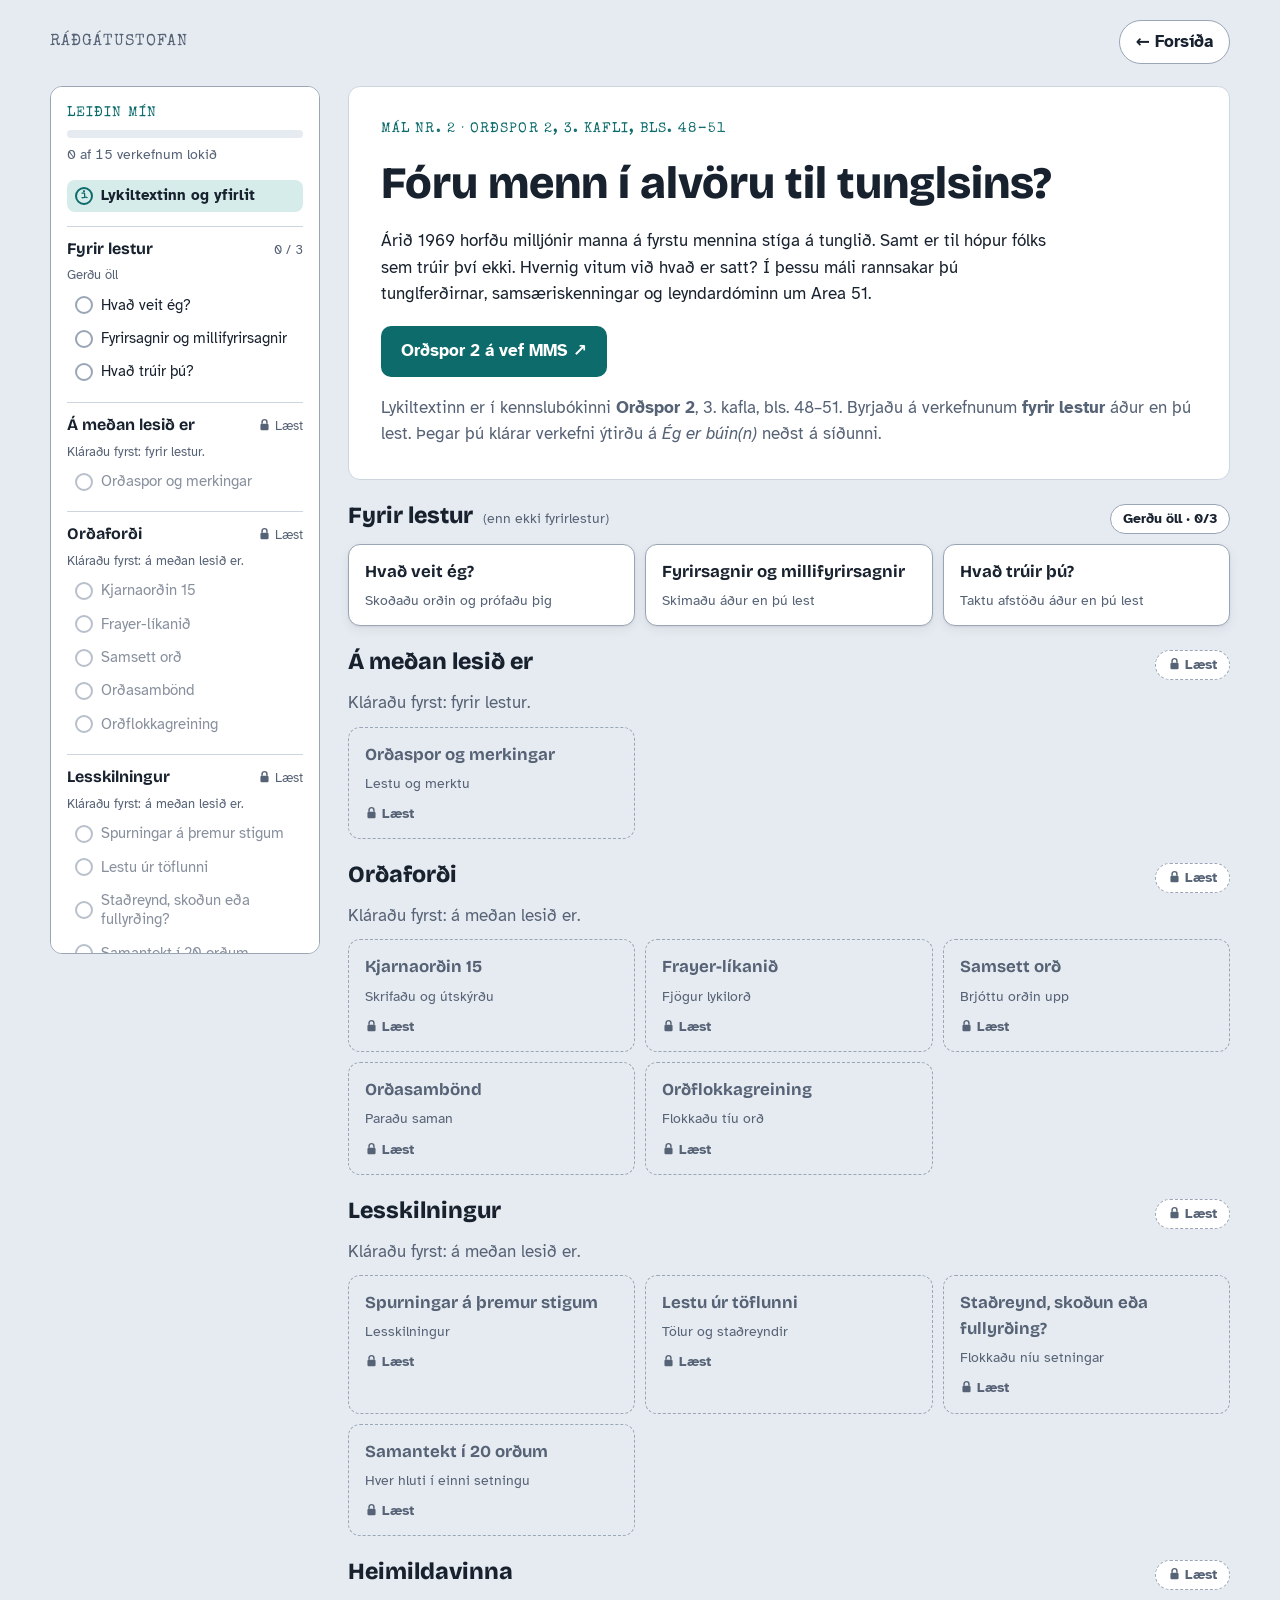
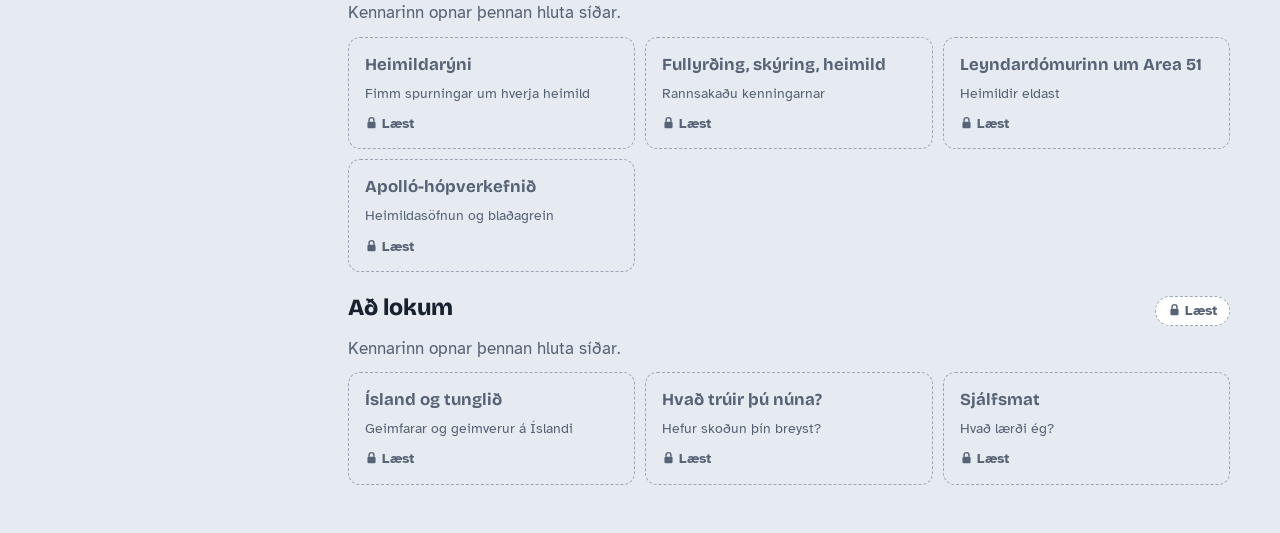
<file: radgatur/mal-02-tunglid/index.html>
<!doctype html>
<html lang="is">
<head>
<meta charset="utf-8">
<meta name="viewport" content="width=device-width, initial-scale=1, viewport-fit=cover">
<title>Fóru menn til tunglsins? · Ráðgátustofan</title>
<link rel="preconnect" href="https://fonts.googleapis.com">
<link rel="stylesheet" href="https://fonts.googleapis.com/css2?family=Atkinson+Hyperlegible:ital,wght@0,400;0,700;1,400&family=Bricolage+Grotesque:opsz,wght@12..96,600;12..96,800&family=Special+Elite&display=swap">
<link rel="stylesheet" href="../css/stofan.css">
</head>
<body>
<div class="wrap wide" id="app"></div>
<script src="stillingar.js"></script>
<script>
/* Lykill fyrir vistun í vafra. Hvert mál þarf sinn eigin lykil. */
const KEY = 'mal02:';
const S = {
  get(k, d){ try{ const v = localStorage.getItem(KEY+k); return v===null ? d : JSON.parse(v); }catch(e){ return d; } },
  set(k, v){ try{ localStorage.setItem(KEY+k, JSON.stringify(v)); }catch(e){} }
};
const app = document.getElementById('app');
const esc = s => String(s).replace(/[&<>"]/g, c => ({'&':'&amp;','<':'&lt;','>':'&gt;','"':'&quot;'}[c]));
const ARTICLE = 'https://namsefni-ai.mms.is/MMS-IS-68c94ccf28be1?lang=is&page=1';

/* ---------- gögn ---------- */
const CASE = {
  eyebrow: 'MÁL NR. 2 · ORÐSPOR 2, 3. KAFLI, BLS. 48–51',
  title: 'Fóru menn í alvöru til tunglsins?',
  lead: 'Árið 1969 horfðu milljónir manna á fyrstu mennina stíga á tunglið. Samt er til hópur fólks sem trúir því ekki. Hvernig vitum við hvað er satt? Í þessu máli rannsakar þú tunglferðirnar, samsæriskenningar og leyndardóminn um Area 51.',
  linkText: 'Orðspor 2 á vef MMS ↗',
  note: 'Lykiltextinn er í kennslubókinni <b>Orðspor 2</b>, 3. kafla, bls. 48–51. Byrjaðu á verkefnunum <b>fyrir lestur</b> áður en þú lest. Þegar þú klárar verkefni ýtirðu á <em>Ég er búin(n)</em> neðst á síðunni.'
};
const BOOK = 'Orðspor 2, bls. 48–51';
const CORE = [
 ['kenning','Bls. 51, efst'],['blekkja','Bls. 50, neðst í hægri dálki'],['sviðsetja','Bls. 51, önnur efnisgrein'],
 ['samsæri','Bls. 51, talblaðran neðst'],['að fyrnast','Bls. 48, fyrsta efnisgreinin undir millifyrirsögninni'],
 ['geimáætlun','Bls. 48, fyrsta efnisgreinin undir millifyrirsögninni'],['hringsóla','Bls. 48, neðst í vinstri dálki'],
 ['hremmingar','Bls. 48, neðst í hægri dálki'],['greypa','Bls. 50, efst í hægri dálki'],
 ['klöngrast','Bls. 50, neðst í vinstri dálki'],['príla','Bls. 50, miðjan í vinstri dálki'],
 ['framandi','Bls. 50, miðjan í hægri dálki'],['yfirburðir','Bls. 50, miðjan í hægri dálki'],
 ['útsending','Bls. 50 og bls. 51'],['skilvíslega','Bls. 51, talblaðran efst']
];
const DEFS = {"kenning": "Hugmynd sem reynir að útskýra eitthvað en hefur ekki endilega verið sönnuð.", "blekkja": "Fá einhvern til að trúa einhverju sem er ekki satt.", "sviðsetja": "Setja eitthvað upp eins og leiksýningu svo það líti út fyrir að hafa gerst.", "samsæri": "Leynileg áætlun hóps um að gera eitthvað, oft eitthvað rangt.", "að fyrnast": "Gleymast smám saman með tímanum.", "geimáætlun": "Áætlun ríkis um geimferðir og geimrannsóknir.", "hringsóla": "Fara hring eftir hring umhverfis eitthvað.", "hremmingar": "Miklir erfiðleikar eða hætta.", "greypa": "Festa eitthvað inn í hart efni, t.d. letur í málm, svo það haldist.", "klöngrast": "Fara áfram með erfiðismunum og klaufalega.", "príla": "Klifra.", "framandi": "Ókunnugur, sem maður þekkir ekki.", "yfirburðir": "Það að vera miklu betri eða sterkari en aðrir.", "útsending": "Efni sem er sent út í sjónvarpi eða útvarpi.", "skilvíslega": "Á greinargóðan og áreiðanlegan hátt."};
const IDIOMS = [
 ['sitja límdur við eitthvað','horfa á eitthvað af svo miklum áhuga að maður getur ekki hætt'],
 ['fleyg orð','orð sem verða fræg og fólk vitnar oft í'],
 ['liggja ekki í augum uppi','vera ekki augljóst'],
 ['mega kallast heppinn','vera í raun mjög heppinn'],
 ['lenda í hremmingum','lenda í miklum vandræðum eða hættu'],
 ['eiga metið','hafa gert betur en allir aðrir'],
 ['í rólegheitunum','án þess að flýta sér'],
 ['stíga fæti á','koma á staðinn og ganga þar']
];
const POS = [['príla',['so']],['kenning',['no']],['heppinn',['lo']],['varlega',['ob']],['blekkja',['so']],
 ['fjarlægð',['no']],['stoltur',['lo']],['þegar',['ob']],['geimfari',['no']],['líka',['ob','so']]];
const POSL = {so:'Sagnorð',no:'Nafnorð',lo:'Lýsingarorð',ob:'Óbeygjanlegt'};
const COMPOUNDS = [['geimáætlun','geim · áætlun'],['tunglferja','tungl · ferja'],['kvikmyndaver','kvik · mynda · ver'],
 ['sjónvarpsskjár','sjónvarps · skjár'],['upphafshraði','upphafs · hraði'],['umferðartími','umferðar · tími'],
 ['geimvísindamaður','geim · vísinda · maður'],['reikistjarna','reiki · stjarna'],['mannhæð','mann · hæð'],['Jarðarbúar','Jarðar · búar']];
const STATEMENTS = ['Menn hafa gengið á tunglinu.','Ef eitthvað stendur í kennslubók er það örugglega rétt.',
 'Ef margir trúa einhverju er það líklega satt.','Ljósmynd getur ekki logið.','Geimfarar hafa komið til Íslands til að æfa sig.',
 'Það er hægt að sanna að eitthvað hafi gerst fyrir meira en 50 árum.','Leynilegar herstöðvar eru til.'];
const MYST = ['Tunglferðirnar (bls. 48)','Taflan yfir Apollo-ferðirnar (bls. 49)','Þeir fóru á tunglið … eða hvað? (bls. 50)','Kenningar hópsins (bls. 51)'];
const SUMLIMIT = 20;

/* ---------- verkefni ---------- */
const GROUPS = [
 {key:'fyrir', t:'Fyrir lestur', s:'enn ekki fyrirlestur', need:'all', ids:['hvadveit','fyrirsagnir','fullyrdingar']},
 {key:'medan', t:'Á meðan lesið er', need:'all', after:['fyrir'], ids:['ordaspor']},
 {key:'ordafordi', t:'Orðaforði', need:2, after:['medan'], ids:['kjarnaord','frayer','samsett','ordtok','ordflokkar']},
 {key:'lesskilningur', t:'Lesskilningur', need:2, after:['medan'], ids:['spurningar','taflan','stadreynd','samantekt']},
 {key:'heimildir', t:'Heimildavinna', need:'all', teacher:'heimildavinna', ids:['heimildaryni','rannsokn','area51','apollohopur']},
 {key:'lokum', t:'Að lokum', need:'all', teacher:'adlokum', ids:['island','fullyrdingar2','sjalfsmat']}
];
const T = {};
const def = (id, title, sub, render) => T[id] = {id,title,sub,render};
const nb = (items, head='Í stílabókina') =>
  `<div class="notebook"><strong>${head}</strong><ol>${items.map(i=>`<li>${i}</li>`).join('')}</ol></div>`;
const extlink = (url, text) => `<a class="btn ghost" style="text-decoration:none;align-self:flex-start" href="${url}" target="_blank" rel="noopener">${text} ↗</a>`;

/* ---- Fyrir lestur ---- */
let hvTab = 0, qzWords = null, qzOrder = null, qzPairs = {}, qzSel = null, qzChecked = false;
function qzNew(){ const l = S.get('quiz',{}); const pool = CORE.map(([w])=>w);
  const fresh = pool.filter(w=>!l[w]).sort(()=>Math.random()-.5), old = pool.filter(w=>l[w]).sort(()=>Math.random()-.5);
  qzWords = [...fresh, ...old].slice(0,5); qzOrder = qzWords.map((_,i)=>i).sort(()=>Math.random()-.5); qzPairs = {}; qzSel = null; qzChecked = false; }
def('hvadveit','Hvað veit ég?','Skoðaðu orðin og prófaðu þig', () => {
  const st = S.get('know',{});
  const tabs = `<div class="tabs" role="tablist"><button role="tab" aria-selected="${hvTab===0}" data-hv="0">1. Skoðaðu orðin</button><button role="tab" aria-selected="${hvTab===1}" data-hv="1">2. Prófaðu þig</button></div>`;
  if(hvTab===0) return `<p class="lead">Áður en þú lest: hversu vel þekkir þú þessi orð? Merktu við og ýttu svo á <em>Sýna merkingu</em> til að sjá hvað orðið þýðir.</p>
  <div class="notebook"><strong>Þú þarft ekki að skrifa neitt</strong><p>Lestu merkingu hvers orðs vel. Þegar þú ert tilbúin(n) ferðu í <em>Prófaðu þig</em> og tengir saman orð og merkingu.</p></div>
  ${tabs}
  <div class="row-actions"><button class="btn ghost" id="showall">Sýna allar merkingar</button></div>
  <div class="words">${CORE.map(([w],i)=>`<div class="wordrow"><span class="w">${w}</span><div class="seg" data-w="${w}">
    ${['Þekki vel','Hef séð það','Veit ekki'].map((l,k)=>`<button aria-pressed="${st[w]===k}" data-i="${k}">${l}</button>`).join('')}</div>
    <button class="hint" data-d="${i}">Sýna merkingu</button><span class="hinttext" id="d${i}" hidden>${DEFS[w]}</span></div>`).join('')}</div>
  <div class="row-actions"><button class="btn" data-hv="1">Ég er tilbúin(n) í prófið →</button></div>`;
  if(!qzWords) qzNew();
  const learned = S.get('quiz',{}), n = CORE.filter(([w])=>learned[w]).length;
  return `<p class="lead">Smelltu á orð og svo á merkinguna sem passar. Fimm orð eru í hverri umferð. Orð sem þú hefur ekki enn fengið rétt koma fyrst.</p>
  ${tabs}
  <div class="path-head"><div class="meter"><span style="width:${n/CORE.length*100}%"></span></div><small>${n} af ${CORE.length} orðum rétt</small></div>
  <div class="match">
   <div class="col"><h3>Orð</h3>${qzWords.map((w,i)=>`<button class="chip ${qzSel===i?'sel':''} ${qzPairs[i]!==undefined?'paired':''}" data-ql="${i}" ${qzChecked?'disabled':''}>
     ${qzPairs[i]!==undefined?`<span class="tag">${String.fromCharCode(65+qzOrder.indexOf(qzPairs[i]))}</span>`:''}${w}</button>`).join('')}</div>
   <div class="col"><h3>Merking</h3>${qzOrder.map((j,k)=>`<button class="chip ${Object.values(qzPairs).includes(j)?'paired':''}" data-qr="${j}" ${qzChecked?'disabled':''}><span class="tag">${String.fromCharCode(65+k)}</span>${DEFS[qzWords[j]]}</button>`).join('')}</div>
  </div>
  <div class="row-actions">${qzChecked?'<button class="btn" id="qznext">Næsta umferð →</button>':'<button class="btn" id="qzcheck">Athuga</button><button class="btn ghost" id="qzreset">Byrja umferðina aftur</button>'}<span class="result" id="qzres"></span></div>
  ${n===CORE.length?'<p class="result" style="color:var(--ok)">Vel gert! Þú hefur fengið öll orðin rétt. Ýttu á <em>Ég er búin(n)</em> hér fyrir neðan.</p>':''}`;
});
T.hvadveit.after = () => {
  app.querySelectorAll('[data-hv]').forEach(b => b.onclick = () => { hvTab = +b.dataset.hv; render(); });
  if(hvTab===0){
    app.querySelectorAll('.seg').forEach(seg => seg.addEventListener('click', e => {
      const b = e.target.closest('button'); if(!b) return;
      const st = S.get('know',{}); st[seg.dataset.w] = +b.dataset.i; S.set('know',st);
      seg.querySelectorAll('button').forEach(x=>x.setAttribute('aria-pressed', x===b)); markDone('hvadveit');
    }));
    app.querySelectorAll('[data-d]').forEach(b => b.onclick = () => { const t=document.getElementById('d'+b.dataset.d); t.hidden=!t.hidden; b.textContent=t.hidden?'Sýna merkingu':'Fela merkingu'; markDone('hvadveit'); });
    document.getElementById('showall').onclick = e => { const open = e.target.dataset.open!=='1';
      app.querySelectorAll('[data-d]').forEach(b => { document.getElementById('d'+b.dataset.d).hidden=!open; b.textContent=open?'Fela merkingu':'Sýna merkingu'; });
      e.target.dataset.open = open?'1':''; e.target.textContent = open?'Fela allar merkingar':'Sýna allar merkingar'; markDone('hvadveit'); };
    return;
  }
  app.querySelectorAll('[data-ql]').forEach(b => b.onclick = () => { qzSel = +b.dataset.ql; render(); });
  app.querySelectorAll('[data-qr]').forEach(b => b.onclick = () => { if(qzSel===null) return; const j=+b.dataset.qr;
    for(const k in qzPairs) if(qzPairs[k]===j) delete qzPairs[k]; qzPairs[qzSel]=j; qzSel=null; render(); });
  const nx = document.getElementById('qznext'); if(nx) nx.onclick = () => { qzNew(); render(); };
  const rs = document.getElementById('qzreset'); if(rs) rs.onclick = () => { qzPairs={}; qzSel=null; render(); };
  const ck = document.getElementById('qzcheck');
  if(ck) ck.onclick = () => {
    if(Object.keys(qzPairs).length < qzWords.length){ document.getElementById('qzres').textContent='Paraðu öll fimm orðin fyrst.'; return; }
    const l = S.get('quiz',{}); let ok=0;
    qzWords.forEach((w,i)=>{ if(qzPairs[i]===i){ ok++; l[w]=1; } });
    S.set('quiz',l); qzChecked = true; markDone('hvadveit'); render();
    app.querySelectorAll('[data-ql]').forEach(b => { const i=+b.dataset.ql; b.classList.add(qzPairs[i]===i?'ok':'bad'); });
    document.getElementById('qzres').textContent = `${ok} af ${qzWords.length} rétt`;
  };
};

def('fyrirsagnir','Fyrirsagnir og millifyrirsagnir','Skimaðu áður en þú lest', () => `
  <p class="lead">Góðir lesendur skoða textann áður en þeir lesa hann. Opnaðu ${BOOK} en lestu <b>ekki</b> meginmálið enn.</p>
  ${nb(['Skrifaðu niður fyrirsögnina á bls. 48 og fyrirsögnina á bls. 50.',
   'Önnur fyrirsögnin er hlutlaus en hin vekur efa. Hvor er hvor? Hvaða orð í fyrirsögninni vekja efann?',
   'Á bls. 48 er millifyrirsögn. Hvert er hlutverk millifyrirsagna í texta?',
   'Skoðaðu myndina, myndatextann, töfluna, tilvitnunina og talblöðrurnar. Skrifaðu eina setningu um hvað hvert þeirra segir þér um efnið.',
   'Skrifaðu tvær setningar þar sem þú spáir fyrir um hvað textinn fjallar.'])}
  <h3>Fyrirsagnasmiðja</h3>
  <p>Í síðasta máli var fyrirsögnin <em>Óleyst íslensk ráðgáta: Veist þú svarið?</em> Hún vakti forvitni en sagði ekki hvað textinn fjallaði um.</p>
  ${nb(['Búðu til tvær fyrirsagnir um tunglferðirnar: eina <b>hlutlausa</b> sem segir nákvæmlega um hvað textinn fjallar, og eina sem <b>vekur forvitni</b>.','Hvor fyrirsögnin fengi fleiri til að lesa? Hvor er heiðarlegri gagnvart lesandanum?'],'Í stílabókina')}`);

def('fullyrdingar','Hvað trúir þú?','Taktu afstöðu áður en þú lest', () => { const st=S.get('antic1',{});
  return `<p class="lead">Ertu sammála eða ósammála þessum fullyrðingum? Það eru engin rétt eða röng svör núna. Í lok málsins skoðar þú hvort skoðun þín hefur breyst.</p>
  ${nb(['Skrifaðu fullyrðinguna sem þú ert <b>vissust/vissastur</b> um og útskýrðu af hverju í einni setningu.'])}
  <div class="words">${STATEMENTS.map((s,i)=>`<div class="wordrow"><span class="w" style="font-weight:400">${s}</span><div class="seg" data-a="${i}">
   ${['Sammála','Ósammála','Veit ekki'].map((l,k)=>`<button aria-pressed="${st[i]===k}" data-k="${k}">${l}</button>`).join('')}</div></div>`).join('')}</div>`;});
T.fullyrdingar.after = () => app.querySelectorAll('[data-a]').forEach(seg => seg.addEventListener('click', e => {
  const b=e.target.closest('button'); if(!b) return; const st=S.get('antic1',{}); st[seg.dataset.a]=+b.dataset.k; S.set('antic1',st);
  seg.querySelectorAll('button').forEach(x=>x.setAttribute('aria-pressed',x===b)); markDone('fullyrdingar'); }));

/* ---- Á meðan ---- */
def('ordaspor','Orðaspor og merkingar','Lestu og merktu', () => `
  <p class="lead">Lestu ${BOOK}. Þú ert rannsakandi og ókunn orð eru sporin þín. Sum orð eru prentuð með lit í bókinni. Þau eru sérstaklega mikilvæg.</p>
  ${nb(['Skrifaðu niður hvert orð sem þú skilur ekki.','Við hvert orð: <b>(a)</b> giskaðu á merkinguna, <b>(b)</b> skrifaðu hvaða orð í setningunni hjálpuðu þér að giska.',
   '<b>(c)</b> Flettu orðinu upp og skrifaðu rétta merkingu. Hittirðu á það?',
   'Skrifaðu líka niður <b>eina staðreynd</b> og <b>eina fullyrðingu</b> sem þú tekur eftir í textanum.'])}
  <div class="notebook" style="background:var(--bg)"><strong>Dæmi</strong>
   <p><b>klöngrast</b>: (a) „fara klaufalega niður“. (b) Buzz er að fara niður stiga í þungum geimbúningi, svo hann fer líklega ekki létt og hratt.</p></div>
  <div class="row-actions">${extlink('https://snara.is','Snara')}${extlink('https://islenskordabok.arnastofnun.is','Íslensk nútímamálsorðabók')}</div>`);

/* ---- Orðaforði ---- */
def('kjarnaord','Kjarnaorðin 15','Skrifaðu og útskýrðu', () => `
  <p class="lead">Þetta eru mikilvægustu orðin í textanum. Þú munt nota þau aftur í heimildavinnunni og blaðagreininni.</p>
  ${nb(['Skrifaðu hvert orð í stílabókina þína.','Útskýrðu hvað það þýðir <b>með þínum eigin orðum</b>.','Skrifaðu eina setningu þar sem þú notar orðið. Setningin má ekki vera úr bókinni.'])}
  <p class="muted">Festist þú? Ýttu á <em>Hvar er orðið?</em> og lestu setninguna í bókinni aftur. Sum orð standa í bókinni í annarri mynd, t.d. <em>blekkt</em> eða <em>greypt</em>.</p>
  <div class="words">${CORE.map(([w,h],i)=>`<div class="wordrow"><span class="w">${i+1}. ${w}</span>
   <button class="hint" data-h="${i}">Hvar er orðið?</button><span class="hinttext" id="h${i}" hidden>${h}</span></div>`).join('')}</div>`);
T.kjarnaord.after = () => app.querySelectorAll('.hint').forEach(b => b.onclick = () => { const t=document.getElementById('h'+b.dataset.h); t.hidden=!t.hidden; markDone('kjarnaord'); });

const FW = ['kenning','blekking','samsæri','heimild'];
const FL = ['Skilgreining með mínum orðum','Dæmi úr textanum','Dæmi úr mínu lífi','Andheiti: orð sem merkir hið gagnstæða'];
let frayerIdx = 0;
def('frayer','Frayer-líkanið','Fjögur lykilorð', () => {
  const w = FW[frayerIdx], st = S.get('frayer',{});
  return `<p class="lead">Frayer-líkanið hjálpar þér að skilja orð til botns. Fylltu í alla fjóra reitina fyrir hvert orð.</p>
  ${nb(['Teiknaðu stóran kross á heila síðu og skrifaðu orðið í hring í miðjunni.','Fylltu í reitina fjóra. Þú mátt prófa hér fyrst.','Gerðu þetta fyrir öll fjögur orðin.'])}
  <div class="frayer-tabs tabs" role="tablist">${FW.map((x,i)=>`<button role="tab" aria-selected="${i===frayerIdx}" data-i="${i}">${x}</button>`).join('')}</div>
  <div class="frayer">${FL.map((l,i)=>`<div class="cell"><label for="fr${i}">${l}</label><textarea id="fr${i}" data-k="${w}|${i}">${esc(st[w+'|'+i]||'')}</textarea></div>`).join('')}
   <div class="center">${w}</div></div>
  <p class="muted">Það sem þú skrifar hér geymist aðeins í þessum vafra.</p>`;
});
T.frayer.after = () => {
  app.querySelectorAll('.frayer-tabs button').forEach(b => b.onclick = () => { frayerIdx=+b.dataset.i; render(); });
  app.querySelectorAll('.frayer textarea').forEach(t => t.oninput = () => { const st=S.get('frayer',{}); st[t.dataset.k]=t.value; S.set('frayer',st); markDone('frayer'); });
};

def('samsett','Samsett orð','Brjóttu orðin upp', () => `
  <p class="lead">Textinn er fullur af löngum samsettum orðum. Ef þú brýtur þau í hluta skilurðu þau oft strax.</p>
  ${nb(['Skrifaðu hvert orð og skiptu því í hluta með strikum, t.d. <em>tungl-ferja</em>.','Útskýrðu hvern hluta.','Hvaða hluti segir hvað hluturinn ER og hver lýsir honum?','Búðu til þrjú ný samsett orð um geiminn og útskýrðu þau.'])}
  <div class="words">${COMPOUNDS.map(([w,p],i)=>`<div class="wordrow"><span class="w">${w}</span>
   <button class="hint" data-h="${i}">Sýna skiptingu</button><span class="hinttext" id="c${i}" hidden>${p}</span></div>`).join('')}</div>
  <p class="muted">Prófaðu fyrst sjálf(ur) áður en þú skoðar skiptinguna.</p>`);
T.samsett.after = () => app.querySelectorAll('.hint').forEach(b => b.onclick = () => { const t=document.getElementById('c'+b.dataset.h); t.hidden=!t.hidden; markDone('samsett'); });

let mPairs = {}, mSel = null, mOrder = null;
def('ordtok','Orðasambönd','Paraðu saman', () => {
  if(!mOrder){ mOrder = IDIOMS.map((_,i)=>i).sort(()=>Math.random()-.5); }
  return `<p class="lead">Átta orðasambönd úr textanum. Smelltu á orðasamband og svo á merkinguna sem passar.</p>
  <div class="match">
   <div class="col"><h3>Orðasamband</h3>${IDIOMS.map((x,i)=>`<button class="chip ${mSel===i?'sel':''} ${mPairs[i]!==undefined?'paired':''}" data-l="${i}">
     ${mPairs[i]!==undefined?`<span class="tag">${String.fromCharCode(65+mOrder.indexOf(mPairs[i]))}</span>`:''}${x[0]}</button>`).join('')}</div>
   <div class="col"><h3>Merking</h3>${mOrder.map((j,k)=>`<button class="chip ${Object.values(mPairs).includes(j)?'paired':''}" data-r="${j}"><span class="tag">${String.fromCharCode(65+k)}</span>${IDIOMS[j][1]}</button>`).join('')}</div>
  </div>
  <div class="row-actions"><button class="btn" id="mcheck">Athuga</button><button class="btn ghost" id="mreset">Byrja aftur</button><span class="result" id="mres"></span></div>
  ${nb(['Skrifaðu orðasamböndin átta og merkingu þeirra.','Veldu fjögur og skrifaðu eina setningu um <b>þitt eigið líf</b> með hverju.'])}`;
});
T.ordtok.after = () => {
  app.querySelectorAll('[data-l]').forEach(b => b.onclick = () => { mSel = +b.dataset.l; render(); });
  app.querySelectorAll('[data-r]').forEach(b => b.onclick = () => {
    if(mSel===null) return; const j=+b.dataset.r;
    for(const k in mPairs) if(mPairs[k]===j) delete mPairs[k];
    mPairs[mSel]=j; mSel=null; render(); });
  document.getElementById('mreset').onclick = () => { mPairs={}; mSel=null; mOrder=null; render(); };
  document.getElementById('mcheck').onclick = () => {
    let ok=0; app.querySelectorAll('[data-l]').forEach(b => { const i=+b.dataset.l;
      if(mPairs[i]===undefined) return; const good = mPairs[i]===i; if(good) ok++; b.classList.add(good?'ok':'bad'); });
    document.getElementById('mres').textContent = `${ok} af ${IDIOMS.length} rétt`;
    if(ok===IDIOMS.length) markDone('ordtok');
  };
};

let posAns = {};
def('ordflokkar','Orðflokkagreining','Flokkaðu tíu orð', () => `
  <p class="lead">Í hvaða orðflokk fer hvert orð? Veldu einn hnapp fyrir hvert orð og ýttu svo á <em>Athuga</em>.</p>
  <div class="words sort">${POS.map(([w],i)=>`<div class="wordrow" id="pr${i}"><span class="w">${w}</span><div class="seg" data-i="${i}">
   ${Object.entries(POSL).map(([k,l])=>`<button data-k="${k}" aria-pressed="${posAns[i]===k}">${l}</button>`).join('')}</div></div>`).join('')}</div>
  <div class="row-actions"><button class="btn" id="pcheck">Athuga</button><span class="result" id="pres"></span></div>
  ${nb(['Teiknaðu töflu með fjórum dálkum: sagnorð, nafnorð, lýsingarorð og óbeygjanleg orð.','Skrifaðu orðin í réttan dálk.','Aukaspurning: Eitt orðanna getur verið í tveimur orðflokkum. Hvaða orð er það? Skrifaðu setningu með hvorri merkingu.'])}`);
T.ordflokkar.after = () => {
  app.querySelectorAll('.sort .seg').forEach(seg => seg.addEventListener('click', e => {
    const b=e.target.closest('button'); if(!b) return; posAns[seg.dataset.i]=b.dataset.k;
    seg.querySelectorAll('button').forEach(x=>x.setAttribute('aria-pressed',x===b));
    document.getElementById('pr'+seg.dataset.i).style.background=''; }));
  document.getElementById('pcheck').onclick = () => {
    let ok=0; POS.forEach(([w,a],i)=>{ const row=document.getElementById('pr'+i); if(!posAns[i]){row.style.background='';return;}
      const g=a.includes(posAns[i]); if(g) ok++; row.style.background = g?'var(--ok-soft)':'var(--bad-soft)'; });
    document.getElementById('pres').textContent = `${ok} af ${POS.length} rétt` + (ok===POS.length?' — vel gert! Mundu aukaspurninguna.':'');
    if(ok===POS.length) markDone('ordflokkar');
  };
};

/* ---- Lesskilningur ---- */
const QS = {
 '1. stig: Svarið stendur í textanum':[
  'Í hvaða geimáætlun fóru menn til tunglsins og á hvaða árum?',
  'Hve löng var Satúrnus-eldflaugin og hve mörgum mannhæðum samsvarar það?',
  'Hve langan tíma tók flugið til tunglsins, bæði í klukkustundum og dögum?',
  'Geimfararnir á Apollo 13 eiga met. Hvaða met er það og hvað gerðist í ferðinni þeirra?',
  'Hvaða dag lenti tunglferjan Örninn á tunglinu og hvað sagði Neil Armstrong þegar hann steig niður?',
  'Hvað skildu geimfararnir á Apollo 11 eftir á tunglinu? Nefndu að minnsta kosti þrennt.',
  'Til er hópur fólks sem trúir ekki á tunglferðirnar. Hvað heldur hópurinn fram og hvaða tvö atriði nefnir hann sem dæmi?',
  'Hvers vegna komu geimfarar á vegum NASA til Íslands?'],
 '2. stig: Lesið á milli línanna':[
  'Í textanum stendur að tunglferðirnar séu farnar að fyrnast og að fæstir muni lengur hve margar þær voru. Hvers vegna heldur þú að fólk gleymi atburðum sem þóttu stórkostlegir á sínum tíma?',
  'Höfundur byrjar textann á bls. 50 á því að segja að fólk hafi ekki verið að horfa á Söngvakeppnina eða HM í fótbolta. Hvers vegna byrjar hann svona og hvaða áhrif hefur það á lesandann?',
  'Höfundur skrifar að allir hafi verið stoltir og svo, í sífellt styttri setningum: „Eða flestir. Allavega margir. Ekki allir.“ Hvers vegna skrifar hann þetta svona? Hvað er hann að undirbúa lesandann fyrir?',
  'Í textanum stendur að Armstrong hafi stigið á tunglið 20. júlí, en á gulum miða efst á bls. 50 stendur að á Íslandi hafi verið kominn 21. júlí. Hvernig getur hvort tveggja staðist?',
  'Fyrirsögnin á bls. 50 endar á „… eða hvað?“. Hvað gefur hún í skyn um innihald textans? Svarar höfundur sjálfur spurningunni einhvers staðar?',
  'Í talblöðru á bls. 51 er spurt hvort svör NASA við samsæriskenningunum séu blekking eða sannleikur. Hvers vegna gæti sumum þótt erfitt að treysta svörum frá NASA? Hvernig væri hægt að athuga málið án þess að treysta bara NASA?'],
 '3. stig: Handan textans':[
  'Trúir þú því að menn hafi gengið á tunglinu? Rökstyddu svarið með að minnsta kosti tveimur sönnunum sem þú getur vísað í.',
  'Mörg þúsund manns unnu við Apollo-áætlunina. Ef ferðirnar hefðu verið sviðsettar hefðu þau öll þurft að þegja í meira en 50 ár. Hvað segir það þér um líkurnar á því að samsæri af þessari stærð haldist leynt?',
  'Hvers vegna heldur þú að samsæriskenningar verði til og breiðist hratt út á netinu? Nefndu að minnsta kosti tvær ástæður.',
  'Í bókinni segir að hópurinn tengi tunglferðirnar við kalda stríðið. Kynntu þér hvað kalda stríðið var. Hvers vegna skipti það Bandaríkin miklu máli að verða fyrst til tunglsins?']
};
let qTab = 0;
def('spurningar','Spurningar á þremur stigum','Lesskilningur', () => { const keys=Object.keys(QS);
  return `<p class="lead">Byrjaðu á 1. stigi. Þegar þú ert búin(n) ferðu á næsta stig.</p>
  ${nb(['Skrifaðu númer spurningarinnar og svaraðu í heilum setningum.','Á 2. og 3. stigi: segðu alltaf <b>af hverju</b> þú heldur það sem þú heldur.'])}
  <div class="tabs" role="tablist">${keys.map((k,i)=>`<button role="tab" aria-selected="${i===qTab}" data-i="${i}">${k.split(':')[0]}</button>`).join('')}</div>
  <h3>${keys[qTab]}</h3><ol class="q">${QS[keys[qTab]].map(q=>`<li>${q}</li>`).join('')}</ol>`;});
T.spurningar.after = () => app.querySelectorAll('.tabs button').forEach(b => b.onclick = () => { qTab=+b.dataset.i; markDone('spurningar'); render(); });

const TQ = [
 ['Hvaða Apollo-ferð tók lengstan tíma í heild?',['17','apollo 17','apolló 17'],'Apolló 17, 12,6 dagar.'],
 ['Í hve mörgum ferðum lentu menn á tunglinu?',['6','sex'],'Sex ferðum: Apolló 11, 12, 14, 15, 16 og 17.'],
 ['Hve margir menn hafa gengið á tunglinu samkvæmt töflunni? Teldu stjörnurnar.',['12','tólf'],'Tólf menn, tveir í hverri lendingu.'],
 ['Í hvaða ferð var hætt við lendingu vegna bilunar?',['13','apollo 13','apolló 13'],'Apolló 13 árið 1970.'],
 ['Hve margar klukkustundir voru geimfarar Apolló 17 úti á tunglinu?',['22','22,0','22.0'],'22,0 klukkustundir.'],
 ['Hve oft fór Apolló 11 umhverfis tunglið?',['30','þrjátíu'],'30 umferðir á 2,5 dögum.'],
 ['Hvaða geimfari er í áhöfn bæði Apolló 8 og Apolló 13?',['james lovell','lovell','jim lovell'],'James Lovell.']
];
def('taflan','Lestu úr töflunni','Tölur og staðreyndir', () => { const st=S.get('tafla',{});
  return `<p class="lead">Á bls. 49 er tafla yfir allar Apolló-ferðirnar sem fóru til tunglsins. Notaðu hana til að svara.</p>
  <div class="words">${TQ.map(([q],i)=>`<div class="sum"><label for="tq${i}">${i+1}. ${q}</label><input type="text" id="tq${i}" value="${esc(st[i]||'')}" autocomplete="off"><span class="counter" id="tr${i}"></span></div>`).join('')}</div>
  <div class="row-actions"><button class="btn" id="tcheck">Athuga</button><span class="result" id="tres"></span></div>
  ${nb(['Neðst á bls. 49 stendur á hverju taflan byggir. Hver er heimildin og hvenær kom hún út?','Hvers vegna skiptir máli að taflan segi frá heimild sinni?','Búðu til tvær eigin spurningar úr töflunni og leyfðu félaga að svara.'])}`;});
T.taflan.after = () => {
  TQ.forEach((_,i)=>{ document.getElementById('tq'+i).oninput=e=>{ const st=S.get('tafla',{}); st[i]=e.target.value; S.set('tafla',st); }; });
  document.getElementById('tcheck').onclick = () => { let ok=0;
    TQ.forEach(([q,a,ex],i)=>{ const v=document.getElementById('tq'+i).value.trim().toLowerCase().replace(/\.$/,''), r=document.getElementById('tr'+i);
      if(!v){ r.textContent=''; return; } const g=a.includes(v); if(g) ok++; r.textContent = g?'✓ Rétt. '+ex:'Ekki alveg. Skoðaðu töfluna aftur.'; r.style.color=g?'var(--ok)':'var(--bad)'; });
    document.getElementById('tres').textContent=`${ok} af ${TQ.length} rétt`; if(ok===TQ.length) markDone('taflan'); };
};

const FACTS = [
 ['Apollo 11 lenti á tunglinu 20. júlí 1969.','s','Þetta er hægt að sannreyna í mörgum óháðum heimildum.'],
 ['Tunglferðirnar voru mest spennandi sjónvarpsefni allra tíma.','k','Orðin „mest spennandi“ sýna mat. Aðrir gætu verið ósammála.'],
 ['Satúrnus-eldflaugin var 111 metra löng.','s','Mæling sem hægt er að fletta upp.'],
 ['Lendingin var tekin upp í kvikmyndaveri.','f','Þetta heldur hópurinn fram. Þú rannsakar það í heimildavinnunni.'],
 ['Geimfarar komu til Íslands til að æfa sig fyrir tunglferðir.','s','Það eru til myndir, skjöl og frásagnir af ferðum þeirra.'],
 ['Fáninn blaktir af því að það er vindur á tunglinu.','f','Fullyrðing sem stenst ekki. Á tunglinu er hvorki loft né vindur.'],
 ['Engar stjörnur sjást á ljósmyndunum frá tunglinu.','s','Þetta er rétt! Spurningin er hvað það sannar. Það rannsakar þú seinna.'],
 ['Fólk ætti ekki að trúa öllu sem það sér í sjónvarpinu.','k','Ráðlegging og skoðun, ekki staðreynd.'],
 ['Tunglferðirnar voru eingöngu hluti af kalda stríðinu.','f','Kalda stríðið skipti máli, en orðið „eingöngu“ gerir fullyrðinguna miklu stærri.']
];
const FL3 = {s:'Staðreynd',k:'Skoðun',f:'Fullyrðing sem þarf að kanna'};
let fAns = {};
def('stadreynd','Staðreynd, skoðun eða fullyrðing?','Flokkaðu níu setningar', () => `
  <p class="lead">Gagnrýnin hugsun byrjar á því að greina á milli. <b>Staðreynd</b> er hægt að sannreyna. <b>Skoðun</b> er mat einhvers. <b>Fullyrðing sem þarf að kanna</b> er sett fram eins og hún sé sönn, en þú þarft að athuga hana.</p>
  <div class="words sort">${FACTS.map(([s],i)=>`<div class="wordrow" id="fr${i}"><span class="w" style="font-weight:400;flex:1 1 260px">${s}</span><div class="seg" data-i="${i}">
   ${Object.entries(FL3).map(([k,l])=>`<button data-k="${k}" aria-pressed="${fAns[i]===k}">${l}</button>`).join('')}</div><span class="hinttext" id="fx${i}" hidden></span></div>`).join('')}</div>
  <div class="row-actions"><button class="btn" id="fcheck">Athuga</button><span class="result" id="fres"></span></div>
  ${nb(['Finndu tvö dæmi um staðreynd og eitt dæmi um skoðun í ' + BOOK + '.','Ein setningin hér að ofan er staðreynd en er samt notuð sem „sönnun“ fyrir samsæri. Hvaða setning er það?'])}`);
T.stadreynd.after = () => {
  app.querySelectorAll('.sort .seg').forEach(seg => seg.addEventListener('click', e => {
    const b=e.target.closest('button'); if(!b) return; fAns[seg.dataset.i]=b.dataset.k;
    seg.querySelectorAll('button').forEach(x=>x.setAttribute('aria-pressed',x===b)); }));
  document.getElementById('fcheck').onclick = () => { let ok=0;
    FACTS.forEach(([s,a,ex],i)=>{ const row=document.getElementById('fr'+i), x=document.getElementById('fx'+i); if(!fAns[i]){ return; }
      const g=fAns[i]===a; if(g) ok++; row.style.background=g?'var(--ok-soft)':'var(--bad-soft)'; x.hidden=false; x.textContent=(g?'':'Rétt svar: '+FL3[a]+'. ')+ex; });
    document.getElementById('fres').textContent=`${ok} af ${FACTS.length} rétt`; if(ok===FACTS.length) markDone('stadreynd'); };
};

def('samantekt','Samantekt í 20 orðum','Hver hluti í einni setningu', () => { const st=S.get('sum',{});
  return `<p class="lead">Dragðu hvern hluta kaflans saman í <b>einni setningu, mest ${SUMLIMIT} orð</b>. Regla: Þú mátt ekki afrita meira en þrjú orð í röð úr bókinni.</p>
  ${nb(['Skrifaðu setningarnar fjórar í stílabókina þegar þú ert ánægð(ur) með þær.','Lestu þær saman. Segja þær alla söguna? Hverju misstirðu?'])}
  ${MYST.map((m,i)=>`<div class="sum"><label for="s${i}">${i+1}. ${m}</label><input type="text" id="s${i}" value="${esc(st[i]||'')}"><span class="counter" id="sc${i}"></span></div>`).join('')}`;});
T.samantekt.after = () => MYST.forEach((_,i)=>{ const inp=document.getElementById('s'+i), c=document.getElementById('sc'+i);
  const upd=()=>{ const n=inp.value.trim()?inp.value.trim().split(/\s+/).length:0; c.textContent=`${n} / ${SUMLIMIT} orð`; c.classList.toggle('over',n>SUMLIMIT); };
  upd(); inp.oninput=()=>{ const st=S.get('sum',{}); st[i]=inp.value; S.set('sum',st); upd(); markDone('samantekt'); }; });

/* ---- Heimildavinna ---- */
const CHECK5 = ['<b>Hver</b> skrifaði þetta? Er höfundurinn nafngreindur og veit hann eitthvað um efnið?','<b>Hvenær</b> var þetta skrifað? Getur eitthvað hafa breyst síðan?',
 '<b>Hvers vegna</b> var þetta skrifað? Til að upplýsa, skemmta, selja eða sannfæra?','<b>Hvaða sannanir</b> eru nefndar? Er vísað í heimildir?','<b>Segja aðrar heimildir</b> það sama?'];
const SRC = [
 ['Svar á Vísindavefnum (Háskóli Íslands) eftir stjörnufræðikennara um fyrstu tungllendinguna, skrifað 2022.','t','Höfundur er nafngreindur og þekkir efnið, vefurinn er á vegum háskóla og svarið er dagsett.'],
 ['Svar á Vísindavefnum um fánann á tunglinu frá 2001, merkt sem <em>föstudagssvar</em>.','m','Vefurinn er traustur, en föstudagssvör eru skrifuð í léttum tón og að hluta í gríni. Lestu með það í huga.'],
 ['Myndband á samfélagsmiðli þar sem nafnlaus maður segir að tunglferðirnar hafi verið sviðsettar.','o','Enginn höfundur, engar heimildir og tilgangurinn er oft að fá áhorf.'],
 ['Myndir NASA af lendingarstöðunum, teknar úr geimfari á braut um tunglið árið 2009.','t','Frumheimild með myndum. Það styrkir málið enn frekar þegar aðrar heimildir segja það sama.'],
 ['Grein á íslenskum fréttavef sem kynnir hlaðvarpsþátt um fljúgandi furðuhluti.','m','Blanda af staðreyndum og fullyrðingum einstaklinga. Athugaðu alltaf hver segir hvað.'],
 ['Kennslubókin Orðspor 2.','m','Bókin er traust, en hún er ekki gallalaus. Finnurðu stafsetningarvillu í verkefnarammanum á bls. 49? Taflan byggir líka á bók frá 1994.']
];
const SL = {t:'Traust',m:'Lestu með varúð',o:'Ótraust'};
let sAns = {};
def('heimildaryni','Heimildarýni','Fimm spurningar um hverja heimild', () => `
  <p class="lead">Áður en þú notar heimild spyrðu fimm spurninga. Lærðu þær utan að. Þær gilda um bækur, vefsíður, myndbönd og gervigreind.</p>
  <ol class="q">${CHECK5.map(c=>`<li>${c}</li>`).join('')}</ol>
  ${nb(['Skrifaðu spurningarnar fimm í stílabókina.'])}
  <h3>Æfing: Hversu traust er heimildin?</h3>
  <div class="words sort">${SRC.map(([s],i)=>`<div class="wordrow" id="sr${i}"><span class="w" style="font-weight:400;flex:1 1 260px">${s}</span><div class="seg" data-i="${i}">
   ${Object.entries(SL).map(([k,l])=>`<button data-k="${k}" aria-pressed="${sAns[i]===k}">${l}</button>`).join('')}</div><span class="hinttext" id="sx${i}" hidden></span></div>`).join('')}</div>
  <div class="row-actions"><button class="btn" id="scheck">Sýna rökstuðning</button></div>
  <p class="muted">Hér eru ekki alltaf rétt eða röng svör. Það sem skiptir máli er rökstuðningurinn.</p>`);
T.heimildaryni.after = () => {
  app.querySelectorAll('.sort .seg').forEach(seg => seg.addEventListener('click', e => {
    const b=e.target.closest('button'); if(!b) return; sAns[seg.dataset.i]=b.dataset.k;
    seg.querySelectorAll('button').forEach(x=>x.setAttribute('aria-pressed',x===b)); }));
  document.getElementById('scheck').onclick = () => { SRC.forEach(([s,a,ex],i)=>{ const x=document.getElementById('sx'+i); x.hidden=false;
    x.innerHTML=`<b>Okkar mat: ${SL[a]}.</b> ${ex}`; }); markDone('heimildaryni'); };
};

const CLAIMS = [
 ['Hver hélt á myndavélinni sem myndaði Armstrong stíga út úr tunglferjunni?','Skoðaðu hvar myndavélin var. Þarf alltaf einhver að halda á myndavél?'],
 ['Fáninn blaktir þó að það sé hvorki loft né vindur á tunglinu.','Lestu svar Vísindavefsins um fánann. Hvað var fest efst á fánastöngina?'],
 ['Engar stjörnur sjást á ljósmyndunum.','Prófaðu að taka mynd á síma af björtum ljósastaur að kvöldi. Sjást stjörnurnar á myndinni?'],
 ['Skuggarnir passa ekki alltaf við stöðu sólarinnar.','Er yfirborð tunglsins slétt? Hvað gerist með skugga á ójöfnu landi?'],
 ['Hlutirnir sem geimfararnir skildu eftir sjást ekki með góðum sjónaukum frá Jörðu.','Hversu stórir eru hlutirnir og hversu langt er til tunglsins? Leitaðu að myndum úr geimfarinu LRO frá 2009.']
];
def('rannsokn','Fullyrðing, skýring, heimild','Rannsakaðu kenningarnar', () => `
  <p class="lead">Á bls. 51 eru fimm atriði sem hópurinn notar sem „sannanir“. Nú rannsakar þú þau eins og vísindamaður.</p>
  ${nb(['Teiknaðu töflu með þremur dálkum: <b>Fullyrðing · Skýring · Heimild</b>.','Leitaðu að skýringu á hverri fullyrðingu. Notaðu að minnsta kosti tvær ólíkar heimildir í heildina.','Skrifaðu heimildina við hverja skýringu: hver skrifaði, hvar og hvenær.','Að lokum: Eru einhverjar sannanir fyrir því að menn <b>hafi</b> farið til tunglsins? Nefndu tvær.'])}
  <div class="words">${CLAIMS.map(([c,h],i)=>`<div class="wordrow"><span class="w" style="font-weight:400;flex:1 1 300px">${i+1}. ${c}</span>
   <button class="hint" data-h="${i}">Vísbending</button><span class="hinttext" id="k${i}" hidden>${h}</span></div>`).join('')}</div>
  <h3>Heimildir til að byrja á</h3>
  <div class="row-actions">${extlink('https://www.visindavefur.is/svar.php?id=1710','Fáninn á tunglinu')}${extlink('https://www.visindavefur.is/svar.php?id=77842','Fyrsta tungllendingin')}${extlink('https://www.visindavefur.is/svar.php?id=3993','Tunglsteinarnir')}</div>
  <p class="muted">Mundu að svarið um fánann er föstudagssvar. Hvað þýðir það fyrir þig sem lesanda?</p>`);
T.rannsokn.after = () => app.querySelectorAll('.hint').forEach(b => b.onclick = () => { const t=document.getElementById('k'+b.dataset.h); t.hidden=!t.hidden; markDone('rannsokn'); });

def('area51','Leyndardómurinn um Area 51','Heimildir eldast', () => `
  <p class="lead">Area 51 er herstöð í eyðimörkinni í Nevada í Bandaríkjunum. Í áratugi vissi enginn hvað fór þar fram og margir trúðu að þar væru geimverur faldar.</p>
  ${nb(['Lestu svar Vísindavefsins, <em>Er „Area 51“ til?</em> Hvenær var það skrifað og hvað segir það um hvort herinn viðurkenni stöðina?',
   'Lestu fréttina á Vísi frá 2026. Hvað breyttist árið 2013?',
   'Heimildirnar segja ekki það sama. Er önnur þeirra röng? Útskýrðu hvers vegna það skiptir máli að athuga <b>hvenær</b> heimild var skrifuð.',
   'Í fréttinni koma fram bæði staðfest atriði og fullyrðingar einstaklinga. Finndu eitt dæmi um hvort. Hvernig sérðu muninn?',
   'Hvers vegna heldur þú að leynd í kringum herstöð geti orðið kveikjan að sögum um geimverur?'])}
  <div class="row-actions">${extlink('https://www.visindavefur.is/svar.php?id=488','Vísindavefurinn (2000)')}${extlink('https://www.visir.is/g/20262881512d/fljugandi-furduhlutir-leyndarhyggja-yfirvalda-og-samsaeriskenningar','Vísir (2026)')}</div>`);

def('apollohopur','Apolló-hópverkefnið','Heimildasöfnun og blaðagrein', () => `
  <p class="lead">Þetta er verkefnið á bls. 49 í Orðspori 2. Vinnið saman þrjú til fjögur. Hér eru leiðbeiningar um heimildaskrána.</p>
  <ol class="q"><li>Veljið eina Apolló-ferð úr töflunni.</li><li>Safnið upplýsingum af netinu, úr bókum eða tímaritum. Notið heimildarýnina: fimm spurningar um hverja heimild.</li>
   <li>Skráið jafnóðum hvar þið finnið upplýsingarnar.</li><li>Gerið hugarkort um ferðina.</li><li>Finnið að minnsta kosti tvær myndir og skráið hvar þið funduð þær.</li>
   <li>Skrifið blaðagrein, að minnsta kosti fjórar efnisgreinar, með góðri fyrirsögn.</li><li>Lesið yfir stafsetningu og málfar og skilið greininni ásamt heimildaskrá.</li></ol>
  <div class="notebook"><strong>Svona skráir þú heimild</strong>
   <p>Höfundur. (Ár). <em>Titill.</em> Vefur eða útgefandi. Slóð</p>
   <p style="font-size:.92rem">Dæmi: Sævar Helgi Bragason. (2022). <em>Hvernig fór fyrsta tungllendingin fram og hvað gerðu geimfararnir á tunglinu?</em> Vísindavefurinn. https://www.visindavefur.is/svar.php?id=77842</p>
   <p style="font-size:.92rem">Mynd: Ljósmyndari eða stofnun. <em>Lýsing á myndinni.</em> Vefur. Slóð</p></div>
  <p class="muted">Ef þið notið gervigreind við leitina skuluð þið athuga upplýsingarnar í annarri heimild og segja frá því í heimildaskránni.</p>`);

/* ---- Að lokum ---- */
def('island','Ísland og tunglið','Geimfarar og geimverur á Íslandi', () => `
  <p class="lead">Ísland kemur tvisvar við sögu í þessu máli.</p>
  <h3>Geimfararnir í Öskju</h3>
  <p>Árin 1965 og 1967 komu Apolló-geimfarar til Íslands til að æfa jarðfræði. Neil Armstrong var í seinni hópnum. Geimförunum þótti landslagið við Öskju líkast tunglinu af öllum stöðunum þar sem þeir æfðu.</p>
  <h3>Beðið eftir geimverum á Snæfellsjökli</h3>
  <p>Þann 5. nóvember 1993 söfnuðust yfir 600 manns saman við Snæfellsjökul. Því hafði verið spáð að geimverur myndu lenda þar klukkan 21:07. Engar geimverur komu.</p>
  ${nb(['Finndu Öskju og Snæfellsjökul á Íslandskorti og merktu þau.','Hvers vegna heldur þú að landslag á Íslandi líkist tunglinu?','Í máli nr. 1 lærðir þú um danspláguna. Hvað eiga atburðurinn á Snæfellsjökli og dansplágan sameiginlegt?','Ef þú hefðir búið á Snæfellsnesi árið 1993, hefðirðu farið upp að jökli? Af hverju eða af hverju ekki?'])}
  <div class="row-actions">${extlink('https://www.explorationmuseum.com/astronaut-training/','Könnunarsafnið á Húsavík (á ensku)')}${extlink('https://www.visir.is/g/2013706209966/geimverurnar-lenda-a-snaefellsnesi','Vísir: Geimverurnar lenda á Snæfellsnesi')}</div>`);

def('fullyrdingar2','Hvað trúir þú núna?','Hefur skoðun þín breyst?', () => { const a=S.get('antic1',{}), b=S.get('antic2',{}); const L=['Sammála','Ósammála','Veit ekki'];
  return `<p class="lead">Taktu aftur afstöðu til sömu fullyrðinga og í byrjun. Fyrra svarið þitt sést undir hverri fullyrðingu.</p>
  <div class="words">${STATEMENTS.map((s,i)=>`<div class="wordrow"><span class="w" style="font-weight:400;flex:1 1 260px">${s}<small class="muted" style="display:block;font-size:.85rem">Í byrjun: ${a[i]!==undefined?L[a[i]]:'ekki svarað'}</small></span><div class="seg" data-a="${i}">
   ${L.map((l,k)=>`<button aria-pressed="${b[i]===k}" data-k="${k}">${l}</button>`).join('')}</div></div>`).join('')}</div>
  ${nb(['Veldu eina fullyrðingu þar sem skoðun þín breyttist, eða styrktist. Útskýrðu hvað í málinu hafði áhrif á þig.','Hvað myndir þú segja við vin sem trúir því að tunglferðirnar hafi verið sviðsettar? Skrifaðu þrjár setningar sem eru kurteisar en byggja á sönnunum.'])}`;});
T.fullyrdingar2.after = () => app.querySelectorAll('[data-a]').forEach(seg => seg.addEventListener('click', e => {
  const b=e.target.closest('button'); if(!b) return; const st=S.get('antic2',{}); st[seg.dataset.a]=+b.dataset.k; S.set('antic2',st);
  seg.querySelectorAll('button').forEach(x=>x.setAttribute('aria-pressed',x===b)); markDone('fullyrdingar2'); }));

const SELF = ['Ég get útskýrt orðin kenning, blekking, samsæri og heimild.','Ég get greint á milli staðreyndar, skoðunar og fullyrðingar sem þarf að kanna.',
 'Ég kann fimm spurningarnar sem ég spyr um hverja heimild.','Ég get skráð heimild rétt í heimildaskrá.',
 'Ég get útskýrt hvers vegna þarf að athuga hvenær heimild var skrifuð.','Ég get nefnt tvær sannanir fyrir því að menn hafi farið til tunglsins.',
 'Ég merkti aftur við í „Hvað veit ég?“ og sé hvað ég hef lært.'];
def('sjalfsmat','Sjálfsmat','Hvað lærði ég?', () => { const st=S.get('self',{});
  return `<p class="lead">Hakaðu við það sem þú getur núna.</p>
  <div class="checks">${SELF.map((s,i)=>`<label><input type="checkbox" id="self${i}" ${st[i]?'checked':''}><span>${s}</span></label>`).join('')}</div>
  ${nb(['Teldu hve mörg orð þú merktir <em>Veit ekki</em> í byrjun en kannt núna. Skrifaðu: <em>Ég kann núna ___ ný orð.</em>','Skrifaðu eina setningu um það sem kom þér mest á óvart.'])}
  <button class="btn ghost" style="align-self:flex-start" data-go="hvadveit">Opna „Hvað veit ég?“ aftur</button>`;});
T.sjalfsmat.after = () => { SELF.forEach((_,i)=>document.getElementById('self'+i).onchange=e=>{ const st=S.get('self',{}); st[i]=e.target.checked; S.set('self',st); markDone('sjalfsmat'); }); };

/* ---------- framvinda ---------- */
const CFG = Object.assign({ heimildavinna:false, adlokum:false, rod:true }, window.STILLINGAR || {});
function markDone(id){ const d=S.get('done',{}); if(!d[id]){ d[id]=1; S.set('done',d); } }
const lokid = () => S.get('lokid',{});
const ORDER = GROUPS.flatMap(g=>g.ids);
const groupOf = id => GROUPS.find(g=>g.ids.includes(id));
const needCount = g => g.need==='all' ? g.ids.length : g.need;
const doneCount = g => { const l=lokid(); return g.ids.filter(id=>l[id]).length; };
const complete = g => doneCount(g) >= needCount(g);
function groupLock(g){
  if(g.teacher && !CFG[g.teacher]) return 'Kennarinn opnar þennan hluta síðar.';
  if(CFG.rod && g.after){ const missing=g.after.map(k=>GROUPS.find(x=>x.key===k)).filter(x=>!complete(x));
    if(missing.length) return 'Kláraðu fyrst: ' + missing.map(x=>x.t.toLowerCase()).join(' og ') + '.'; }
  return null;
}
const NUM = {2:'tvö',4:'fjórum',5:'fimm'};
function reqText(g){
  if(g.need==='all') return g.ids.length===1 ? 'Skylduverkefni' : g.ids.length===2 ? 'Gerðu bæði' : 'Gerðu öll';
  return `Veldu ${NUM[g.need]} af ${NUM[g.ids.length]}`;
}
function totals(){ return GROUPS.reduce((a,g)=>({tot:a.tot+needCount(g), dn:a.dn+Math.min(doneCount(g),needCount(g))}),{tot:0,dn:0}); }
const LOCK = '<svg class="lockico" viewBox="0 0 16 16" aria-hidden="true"><rect x="3" y="7" width="10" height="8" rx="1.5" fill="currentColor"/><path d="M5 7V5a3 3 0 0 1 6 0v2" fill="none" stroke="currentColor" stroke-width="1.8"/></svg>';

/* ---------- leiðin mín (hliðarstika) ---------- */
function pathPanel(){
  const {tot,dn}=totals(), l=lokid();
  return `<div class="path-head"><span class="eyebrow">LEIÐIN MÍN</span>
    <div class="meter" role="progressbar" aria-valuemin="0" aria-valuemax="${tot}" aria-valuenow="${dn}"><span style="width:${tot?dn/tot*100:0}%"></span></div>
    <small>${dn} af ${tot} verkefnum lokið</small></div>
  <button class="pl home ${view==='radgatur'?'cur':''}" data-go="radgatur"><span class="st">i</span>Lykiltextinn og yfirlit</button>
  ${GROUPS.map(g=>{ const lock=groupLock(g), c=complete(g);
    return `<div class="pg ${lock?'locked':''} ${c?'complete':''}">
      <div class="pg-h"><b>${g.t}</b><span>${lock?LOCK+'Læst':c?'✓ Lokið':`${doneCount(g)} / ${needCount(g)}`}</span></div>
      <p class="pg-note">${lock || reqText(g)}</p>
      <ul>${g.ids.map(id=>`<li><button class="pl ${id===view?'cur':''} ${l[id]?'done':''}" data-go="${id}" ${lock?'disabled':''}><span class="st">${l[id]?'✓':''}</span>${T[id].title}</button></li>`).join('')}</ul>
    </div>`;}).join('')}`;
}

/* ---------- síður ---------- */
function header(back){
  return `<header class="top"><button class="brand" data-go="heim">RÁÐGÁTUSTOFAN</button>${back}</header>`;
}
function news(){
  const l=lokid(), started=S.get('done',{});
  return `<article class="sheet">
   <span class="eyebrow">${CASE.eyebrow}</span>
   <h1>${CASE.title}</h1>
   <p class="lead">${CASE.lead}</p>
   <a class="cta" href="${ARTICLE}" target="_blank" rel="noopener">${CASE.linkText}</a>
   <p class="muted">${CASE.note}</p>
  </article>
  ${GROUPS.map(g=>{ const lock=groupLock(g), c=complete(g);
    return `<section class="group"><div class="group-title"><h2>${g.t}</h2>${g.s?`<small>(${g.s})</small>`:''}
      <span class="req ${lock?'is-locked':c?'is-done':''}">${lock?LOCK+'Læst':c?'✓ Lokið':`${reqText(g)} · ${doneCount(g)}/${needCount(g)}`}</span></div>
     ${lock?`<p class="muted">${lock}</p>`:''}
     <div class="tasks">${g.ids.map(id=>{ const st = l[id]?'<span class="state ok">✓ Lokið</span>':started[id]?'<span class="state">Byrjað</span>':'';
       return lock ? `<div class="task locked" aria-disabled="true"><b>${T[id].title}</b><span>${T[id].sub}</span><span class="state">${LOCK}Læst</span></div>`
                   : `<button class="task ${l[id]?'is-done':''}" data-go="${id}"><b>${T[id].title}</b><span>${T[id].sub}</span>${st}</button>`;}).join('')}</div></section>`;}).join('')}`;
}
function task(id){
  const t=T[id], g=groupOf(id), lock=groupLock(g), l=lokid();
  if(lock) return `<article class="sheet"><span class="eyebrow">${g.t.toUpperCase()}</span><h1>${t.title}</h1>
    <p class="lead">${LOCK}Þetta verkefni er læst. ${lock}</p><button class="btn" style="align-self:flex-start" data-go="radgatur">Aftur í yfirlitið</button></article>`;
  const i=ORDER.indexOf(id), prev=ORDER[i-1], next=ORDER[i+1];
  return `<article class="sheet"><span class="eyebrow">${g.t.toUpperCase()} · ${reqText(g).toUpperCase()}</span><h1>${t.title}</h1>${t.render()}
    <div class="finish"><button class="btn ${l[id]?'is-done':''}" id="finish">${l[id]?'✓ Lokið. Smelltu til að afturkalla':'Ég er búin(n) með verkefnið'}</button>
    <span class="muted">${g.t}: ${Math.min(doneCount(g),needCount(g))} af ${needCount(g)} lokið</span></div></article>
  <nav class="pager">${prev?`<button class="back" data-go="${prev}">← ${T[prev].title}</button>`:'<span></span>'}${next?`<button class="back" data-go="${next}">${T[next].title} →</button>`:''}</nav>`;
}

let view = 'radgatur';
function render(){
  const {tot,dn}=totals();
  const back = T[view] ? '<button class="back" data-go="radgatur">← Öll verkefni</button>' : '<button class="back" data-go="heim">← Forsíða</button>';
  app.innerHTML = `${header(back)}
   <div class="layout"><aside class="path" aria-label="Leiðin mín">${pathPanel()}</aside><main class="col">${T[view]?task(view):news()}</main></div>
   <button class="pathfab ${window.scrollY>120?'show':''}" id="pathfab">Leiðin mín · ${dn}/${tot}</button>
   <div class="drawer" id="drawer" hidden><div class="drawer-panel" role="dialog" aria-label="Leiðin mín"><button class="back" id="drawclose" style="align-self:flex-start">Loka</button>${pathPanel()}</div></div>`;
  const fin=document.getElementById('finish');
  if(fin) fin.onclick=()=>{ const s=lokid(); if(s[view]) delete s[view]; else s[view]=true; S.set('lokid',s); render(); };
  document.getElementById('pathfab').onclick=()=>{ document.getElementById('drawer').hidden=false; };
  document.getElementById('drawclose').onclick=()=>{ document.getElementById('drawer').hidden=true; };
  document.getElementById('drawer').onclick=e=>{ if(e.target.id==='drawer') e.target.hidden=true; };
  if(T[view] && T[view].after && !groupLock(groupOf(view))) T[view].after();
}
function go(v){ if(v==='heim'){ location.href='../'; return; } view=v; render(); window.scrollTo({top:0}); try{ history.replaceState(null,'','#'+v); }catch(e){} }
app.addEventListener('click', e => { const b=e.target.closest('[data-go]'); if(b && !b.disabled){ e.preventDefault(); go(b.dataset.go); } });
window.addEventListener('scroll', () => { const f=document.getElementById('pathfab'); if(f) f.classList.toggle('show', window.scrollY>120); }, {passive:true});
const h = (location.hash||'').slice(1); if(h==='radgatur' || T[h]) view=h;
render();
</script>
</body>
</html>
</file>
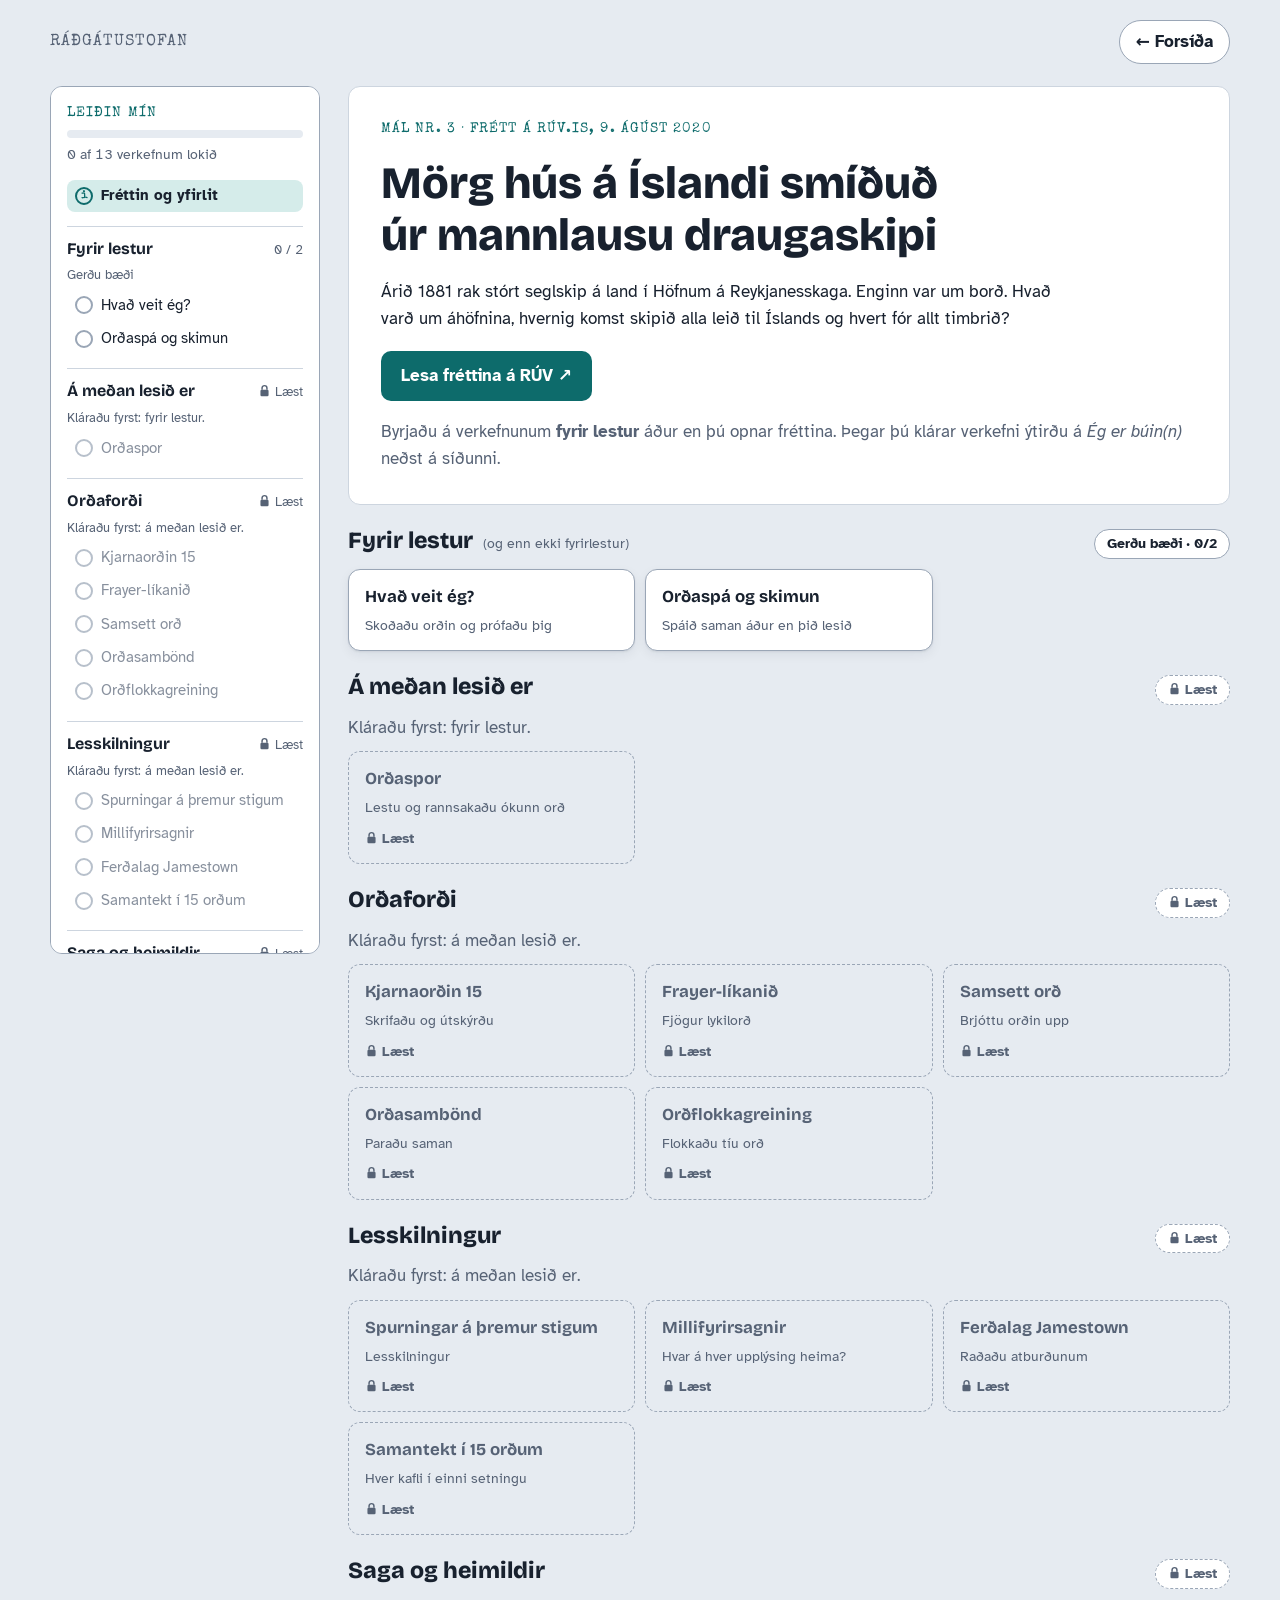
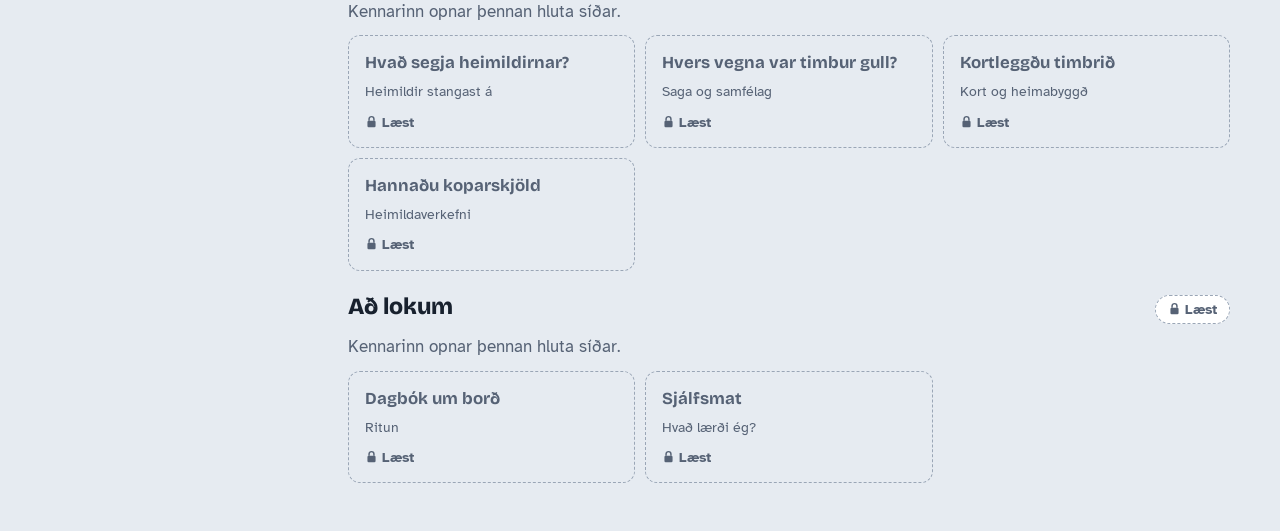
<file: radgatur/mal-03-jamestown/index.html>
<!doctype html>
<html lang="is">
<head>
<meta charset="utf-8">
<meta name="viewport" content="width=device-width, initial-scale=1, viewport-fit=cover">
<title>Draugaskipið Jamestown · Ráðgátustofan</title>
<link rel="preconnect" href="https://fonts.googleapis.com">
<link rel="stylesheet" href="https://fonts.googleapis.com/css2?family=Atkinson+Hyperlegible:ital,wght@0,400;0,700;1,400&family=Bricolage+Grotesque:opsz,wght@12..96,600;12..96,800&family=Special+Elite&display=swap">
<link rel="stylesheet" href="../css/stofan.css">
</head>
<body>
<div class="wrap wide" id="app"></div>
<script src="stillingar.js"></script>
<script>
/* Lykill fyrir vistun í vafra. Hvert mál þarf sinn eigin lykil. */
const KEY = 'mal03:';
const S = {
  get(k, d){ try{ const v = localStorage.getItem(KEY+k); return v===null ? d : JSON.parse(v); }catch(e){ return d; } },
  set(k, v){ try{ localStorage.setItem(KEY+k, JSON.stringify(v)); }catch(e){} }
};
const app = document.getElementById('app');
const esc = s => String(s).replace(/[&<>"]/g, c => ({'&':'&amp;','<':'&lt;','>':'&gt;','"':'&quot;'}[c]));
const ARTICLE = 'https://www.ruv.is/frettir/menning-og-daegurmal/2020-08-09-morg-hus-a-islandi-smidud-ur-mannlausu-draugaskipi';

/* ---------- gögn ---------- */
const CASE = {
  eyebrow: 'MÁL NR. 3 · FRÉTT Á RÚV.IS, 9. ÁGÚST 2020',
  title: 'Mörg hús á Íslandi smíðuð úr mannlausu draugaskipi',
  lead: 'Árið 1881 rak stórt seglskip á land í Höfnum á Reykjanesskaga. Enginn var um borð. Hvað varð um áhöfnina, hvernig komst skipið alla leið til Íslands og hvert fór allt timbrið?',
  linkText: 'Lesa fréttina á RÚV ↗',
  note: 'Byrjaðu á verkefnunum <b>fyrir lestur</b> áður en þú opnar fréttina. Þegar þú klárar verkefni ýtirðu á <em>Ég er búin(n)</em> neðst á síðunni.'
};
const CORE = [
 ['strand','Í inngangnum efst og í kaflanum „Guð var í vinnu“'],
 ['aftakaveður','Fyrsta efnisgreinin á eftir inngangnum'],
 ['gæfa','Fyrsta efnisgreinin á eftir inngangnum'],
 ['smekkfullur','Fyrsta efnisgreinin á eftir inngangnum'],
 ['brúklegur','Fyrsta efnisgreinin á eftir inngangnum'],
 ['drekkhlaðinn','Kaflinn „Þetta er guðsgjöf, allt þetta timbur“'],
 ['farmur','Kaflinn „Þetta er guðsgjöf, allt þetta timbur“'],
 ['óviðri','Kaflinn „Þetta er guðsgjöf, allt þetta timbur“'],
 ['eigra','Kaflinn „Þetta er guðsgjöf, allt þetta timbur“'],
 ['mölbrotna','Kaflinn „Þetta er guðsgjöf, allt þetta timbur“'],
 ['sneypuför','Í inngangnum efst og í kaflanum „Dóttir skipstjórans með í för“'],
 ['örlög','Kaflinn um predikunarstólinn'],
 ['kortleggja','Kaflinn um predikunarstólinn'],
 ['áreiðanlegur','Kaflinn „Guð var í vinnu“'],
 ['yfirnáttúrulegur','Kaflinn „Guð var í vinnu“']
];
const DEFS = {
 'strand':'Þegar skip rekur á land eða steytir á skeri og losnar ekki.',
 'aftakaveður':'Ofsalega vont veður.',
 'gæfa':'Heppni eða lán.',
 'smekkfullur':'Alveg fullur, svo ekkert meira kemst fyrir.',
 'brúklegur':'Sem hægt er að nota, nothæfur.',
 'drekkhlaðinn':'Hlaðinn svo miklu að hann ber varla meira.',
 'farmur':'Það sem skip, bíll eða flugvél flytur á milli staða.',
 'óviðri':'Vont veður, stormur.',
 'eigra':'Ráfa um án þess að hafa neina ákveðna stefnu.',
 'mölbrotna':'Brotna í marga litla búta.',
 'sneypuför':'Ferð sem fer illa og endar með vonbrigðum eða skömm.',
 'örlög':'Það sem verður um einhvern eða eitthvað, hvernig fer að lokum.',
 'kortleggja':'Finna og skrá nákvæmlega hvar eitthvað er.',
 'áreiðanlegur':'Sem hægt er að treysta.',
 'yfirnáttúrulegur':'Sem ekki er hægt að útskýra með lögmálum náttúrunnar.'
};
const IDIOMS = [
 ['bjarga við illan leik','bjarga með miklum erfiðismunum, rétt naumlega'],
 ['reka á fjörur','berast upp á ströndina með sjónum'],
 ['nýta til agna','nota allt, svo ekkert fer til spillis'],
 ['mánuðum saman','í marga mánuði'],
 ['með þeim afleiðingum að','sem varð til þess að'],
 ['standa í ströngu','hafa mikið að gera við erfitt verkefni'],
 ['taka verkefnið lengra','halda áfram með verkefnið og gera enn meira'],
 ['koma hlutunum í farveg','koma málum í rétta átt eða gott horf']
];
const POS = [['reka',['so']],['skipstjóri',['no']],['mannlaus',['lo']],['loks',['ob']],['bjarga',['so']],
 ['timbur',['no']],['voldugur',['lo']],['tvisvar',['ob']],['akkeri',['no']],['á',['ob','no']]];
const POSL = {so:'Sagnorð',no:'Nafnorð',lo:'Lýsingarorð',ob:'Óbeygjanlegt'};
const COMPOUNDS = [['draugaskip','drauga · skip'],['seglskip','segl · skip'],['járnbrautarteinar','járn · brautar · teinar'],
 ['harðviður','harð · viður'],['predikunarstóll','predikunar · stóll'],['áhugamannafélag','áhuga · manna · félag'],
 ['byggðasafn','byggða · safn'],['koparskjöldur','kopar · skjöldur'],['seglvinda','segl · vinda'],['brúargólf','brúar · gólf']];
const SECTIONS = ['Inngangurinn og fyrsta efnisgreinin','„Þetta er guðsgjöf, allt þetta timbur“','„Dóttir skipstjórans með í för“','„Svíta skipstjórans varð predikunarstóll …“','„Guð var í vinnu“'];
const SUMLIMIT = 15;

/* ---------- verkefni ---------- */
const GROUPS = [
 {key:'fyrir', t:'Fyrir lestur', s:'og enn ekki fyrirlestur', need:'all', ids:['hvadveit','ordaspa']},
 {key:'medan', t:'Á meðan lesið er', need:'all', after:['fyrir'], ids:['ordaspor']},
 {key:'ordafordi', t:'Orðaforði', need:2, after:['medan'], ids:['kjarnaord','frayer','samsett','ordtok','ordflokkar']},
 {key:'lesskilningur', t:'Lesskilningur', need:2, after:['medan'], ids:['spurningar','millifyrirsagnir','timalina','samantekt']},
 {key:'samfelag', t:'Saga og heimildir', need:'all', teacher:'samfelagsfraedi', ids:['heimildaryni','timbur','kort','koparskjoldur']},
 {key:'lokum', t:'Að lokum', need:'all', teacher:'adlokum', ids:['ritun','sjalfsmat']}
];
const T = {};
const def = (id, title, sub, render) => T[id] = {id,title,sub,render};
const nb = (items, head='Í stílabókina') =>
  `<div class="notebook"><strong>${head}</strong><ol>${items.map(i=>`<li>${i}</li>`).join('')}</ol></div>`;
const extlink = (url, text) => `<a class="btn ghost" style="text-decoration:none;align-self:flex-start" href="${url}" target="_blank" rel="noopener">${text} ↗</a>`;

let hvTab = 0, qzWords = null, qzOrder = null, qzPairs = {}, qzSel = null, qzChecked = false;
function qzNew(){ const l = S.get('quiz',{}); const pool = CORE.map(([w])=>w);
  const fresh = pool.filter(w=>!l[w]).sort(()=>Math.random()-.5), old = pool.filter(w=>l[w]).sort(()=>Math.random()-.5);
  qzWords = [...fresh, ...old].slice(0,5); qzOrder = qzWords.map((_,i)=>i).sort(()=>Math.random()-.5); qzPairs = {}; qzSel = null; qzChecked = false; }
def('hvadveit','Hvað veit ég?','Skoðaðu orðin og prófaðu þig', () => {
  const st = S.get('know',{});
  const tabs = `<div class="tabs" role="tablist"><button role="tab" aria-selected="${hvTab===0}" data-hv="0">1. Skoðaðu orðin</button><button role="tab" aria-selected="${hvTab===1}" data-hv="1">2. Prófaðu þig</button></div>`;
  if(hvTab===0) return `<p class="lead">Áður en þú lest: hversu vel þekkir þú þessi orð? Merktu við og ýttu svo á <em>Sýna merkingu</em> til að sjá hvað orðið þýðir.</p>
  <div class="notebook"><strong>Þú þarft ekki að skrifa neitt</strong><p>Lestu merkingu hvers orðs vel. Þegar þú ert tilbúin(n) ferðu í <em>Prófaðu þig</em> og tengir saman orð og merkingu.</p></div>
  ${tabs}
  <div class="row-actions"><button class="btn ghost" id="showall">Sýna allar merkingar</button></div>
  <div class="words">${CORE.map(([w],i)=>`<div class="wordrow"><span class="w">${w}</span><div class="seg" data-w="${w}">
    ${['Þekki vel','Hef séð það','Veit ekki'].map((l,k)=>`<button aria-pressed="${st[w]===k}" data-i="${k}">${l}</button>`).join('')}</div>
    <button class="hint" data-d="${i}">Sýna merkingu</button><span class="hinttext" id="d${i}" hidden>${DEFS[w]}</span></div>`).join('')}</div>
  <div class="row-actions"><button class="btn" data-hv="1">Ég er tilbúin(n) í prófið →</button></div>`;
  if(!qzWords) qzNew();
  const learned = S.get('quiz',{}), n = CORE.filter(([w])=>learned[w]).length;
  return `<p class="lead">Smelltu á orð og svo á merkinguna sem passar. Fimm orð eru í hverri umferð. Orð sem þú hefur ekki enn fengið rétt koma fyrst.</p>
  ${tabs}
  <div class="path-head"><div class="meter"><span style="width:${n/CORE.length*100}%"></span></div><small>${n} af ${CORE.length} orðum rétt</small></div>
  <div class="match">
   <div class="col"><h3>Orð</h3>${qzWords.map((w,i)=>`<button class="chip ${qzSel===i?'sel':''} ${qzPairs[i]!==undefined?'paired':''}" data-ql="${i}" ${qzChecked?'disabled':''}>
     ${qzPairs[i]!==undefined?`<span class="tag">${String.fromCharCode(65+qzOrder.indexOf(qzPairs[i]))}</span>`:''}${w}</button>`).join('')}</div>
   <div class="col"><h3>Merking</h3>${qzOrder.map((j,k)=>`<button class="chip ${Object.values(qzPairs).includes(j)?'paired':''}" data-qr="${j}" ${qzChecked?'disabled':''}><span class="tag">${String.fromCharCode(65+k)}</span>${DEFS[qzWords[j]]}</button>`).join('')}</div>
  </div>
  <div class="row-actions">${qzChecked?'<button class="btn" id="qznext">Næsta umferð →</button>':'<button class="btn" id="qzcheck">Athuga</button><button class="btn ghost" id="qzreset">Byrja umferðina aftur</button>'}<span class="result" id="qzres"></span></div>
  ${n===CORE.length?'<p class="result" style="color:var(--ok)">Vel gert! Þú hefur fengið öll orðin rétt. Ýttu á <em>Ég er búin(n)</em> hér fyrir neðan.</p>':''}`;
});
T.hvadveit.after = () => {
  app.querySelectorAll('[data-hv]').forEach(b => b.onclick = () => { hvTab = +b.dataset.hv; render(); });
  if(hvTab===0){
    app.querySelectorAll('.seg').forEach(seg => seg.addEventListener('click', e => {
      const b = e.target.closest('button'); if(!b) return;
      const st = S.get('know',{}); st[seg.dataset.w] = +b.dataset.i; S.set('know',st);
      seg.querySelectorAll('button').forEach(x=>x.setAttribute('aria-pressed', x===b)); markDone('hvadveit');
    }));
    app.querySelectorAll('[data-d]').forEach(b => b.onclick = () => { const t=document.getElementById('d'+b.dataset.d); t.hidden=!t.hidden; b.textContent=t.hidden?'Sýna merkingu':'Fela merkingu'; markDone('hvadveit'); });
    document.getElementById('showall').onclick = e => { const open = e.target.dataset.open!=='1';
      app.querySelectorAll('[data-d]').forEach(b => { document.getElementById('d'+b.dataset.d).hidden=!open; b.textContent=open?'Fela merkingu':'Sýna merkingu'; });
      e.target.dataset.open = open?'1':''; e.target.textContent = open?'Fela allar merkingar':'Sýna allar merkingar'; markDone('hvadveit'); };
    return;
  }
  app.querySelectorAll('[data-ql]').forEach(b => b.onclick = () => { qzSel = +b.dataset.ql; render(); });
  app.querySelectorAll('[data-qr]').forEach(b => b.onclick = () => { if(qzSel===null) return; const j=+b.dataset.qr;
    for(const k in qzPairs) if(qzPairs[k]===j) delete qzPairs[k]; qzPairs[qzSel]=j; qzSel=null; render(); });
  const nx = document.getElementById('qznext'); if(nx) nx.onclick = () => { qzNew(); render(); };
  const rs = document.getElementById('qzreset'); if(rs) rs.onclick = () => { qzPairs={}; qzSel=null; render(); };
  const ck = document.getElementById('qzcheck');
  if(ck) ck.onclick = () => {
    if(Object.keys(qzPairs).length < qzWords.length){ document.getElementById('qzres').textContent='Paraðu öll fimm orðin fyrst.'; return; }
    const l = S.get('quiz',{}); let ok=0;
    qzWords.forEach((w,i)=>{ if(qzPairs[i]===i){ ok++; l[w]=1; } });
    S.set('quiz',l); qzChecked = true; markDone('hvadveit'); render();
    app.querySelectorAll('[data-ql]').forEach(b => { const i=+b.dataset.ql; b.classList.add(qzPairs[i]===i?'ok':'bad'); });
    document.getElementById('qzres').textContent = `${ok} af ${qzWords.length} rétt`;
  };
};

/* ---- Fyrir lestur (framhald) ---- */
def('ordaspa','Orðaspá og skimun','Spáið saman áður en þið lesið', () => `
  <p class="lead">Þessi sex orð koma öll fyrir í fréttinni. Finndu þér félaga og spáið saman fyrir um hvað hún fjallar.</p>
  <p style="font-family:var(--f-display);font-size:1.4rem;font-weight:800;display:flex;gap:10px 18px;flex-wrap:wrap">
   ${['draugaskip','mannlaust','aftakaveður','timbur','skipstjóri','predikunarstóll'].map(w=>`<span>${w}</span>`).join('')}</p>
  <div class="notebook"><strong>Ræðið saman</strong><ol>
   <li>Lesið orðin sex. Hvað haldið þið að fréttin fjalli um? Komið ykkur saman um eina spá.</li>
   <li>Hvað er draugaskip? Getur skip verið mannlaust úti á reginhafi? Hvernig gæti það gerst?</li>
   <li>Opnið fréttina og lesið <b>aðeins</b> fyrirsögnina og millifyrirsagnirnar fjórar. Breytist spáin ykkar?</li>
   <li>Tvær millifyrirsagnanna eru innan gæsalappa. Hvað segir það ykkur?</li>
   <li>Segið öðru pari frá spánni ykkar. Spáðu þau því sama?</li></ol>
   <p>Þið þurfið ekki að skrifa neitt. Munið bara spána ykkar.</p></div>
  <a class="cta" href="${ARTICLE}" target="_blank" rel="noopener">Opna fréttina á RÚV ↗</a>
  <p class="muted">Eftir lesturinn berið þið spána saman við fréttina. Hittuð þið á það?</p>`);

/* ---- Á meðan ---- */
def('ordaspor','Orðaspor','Lestu og rannsakaðu ókunn orð', () => `
  <p class="lead">Lestu fréttina alla. Þú ert rannsakandi og ókunn orð eru sporin þín.</p>
  ${nb(['Skrifaðu niður hvert orð sem þú skilur ekki.','Við hvert orð: <b>(a)</b> giskaðu á merkinguna, <b>(b)</b> skrifaðu hvaða orð í setningunni hjálpuðu þér að giska.',
   '<b>(c)</b> Flettu orðinu upp og skrifaðu rétta merkingu. Hittirðu á það?',
   'Skrifaðu líka niður öll staðanöfnin sem koma fyrir í fréttinni. Þú notar þau seinna.'])}
  <div class="notebook" style="background:var(--bg)"><strong>Dæmi</strong>
   <p><b>smekkfullt</b>: (a) „alveg fullt“. (b) Orðin <em>drekkhlaðið af viði</em> seinna í fréttinni sýna að skipið var fullt af timbri.</p></div>
  <div class="row-actions"><a class="cta" href="${ARTICLE}" target="_blank" rel="noopener">Opna fréttina ↗</a>${extlink('https://snara.is','Snara')}${extlink('https://islenskordabok.arnastofnun.is','Íslensk nútímamálsorðabók')}</div>`);

/* ---- Orðaforði ---- */
def('kjarnaord','Kjarnaorðin 15','Skrifaðu og útskýrðu', () => `
  <p class="lead">Þetta eru mikilvægustu orðin í fréttinni. Þú munt nota þau aftur í heimildavinnunni og ritunarverkefninu.</p>
  ${nb(['Skrifaðu hvert orð í stílabókina þína.','Útskýrðu hvað það þýðir <b>með þínum eigin orðum</b>.','Skrifaðu eina setningu þar sem þú notar orðið. Setningin má ekki vera úr fréttinni.'])}
  <p class="muted">Festist þú? Ýttu á <em>Hvar er orðið?</em> og lestu setninguna í fréttinni aftur. Sum orð standa í fréttinni í annarri mynd, t.d. <em>smekkfullt</em> eða <em>mölbrotnar</em>.</p>
  <div class="words">${CORE.map(([w,h],i)=>`<div class="wordrow"><span class="w">${i+1}. ${w}</span>
   <button class="hint" data-h="${i}">Hvar er orðið?</button><span class="hinttext" id="h${i}" hidden>${h}</span></div>`).join('')}</div>`);
T.kjarnaord.after = () => app.querySelectorAll('.hint').forEach(b => b.onclick = () => { const t=document.getElementById('h'+b.dataset.h); t.hidden=!t.hidden; markDone('kjarnaord'); });

const FW = ['gæfa','mannlaus','brúklegur','áreiðanlegur'];
const FL = ['Skilgreining með mínum orðum','Dæmi úr textanum','Dæmi úr mínu lífi','Andheiti: orð sem merkir hið gagnstæða'];
let frayerIdx = 0;
def('frayer','Frayer-líkanið','Fjögur lykilorð', () => {
  const w = FW[frayerIdx], st = S.get('frayer',{});
  return `<p class="lead">Frayer-líkanið hjálpar þér að skilja orð til botns. Fylltu í alla fjóra reitina fyrir hvert orð.</p>
  ${nb(['Teiknaðu stóran kross á heila síðu og skrifaðu orðið í hring í miðjunni.','Fylltu í reitina fjóra. Þú mátt prófa hér fyrst.','Gerðu þetta fyrir öll fjögur orðin.'])}
  <div class="frayer-tabs tabs" role="tablist">${FW.map((x,i)=>`<button role="tab" aria-selected="${i===frayerIdx}" data-i="${i}">${x}</button>`).join('')}</div>
  <div class="frayer">${FL.map((l,i)=>`<div class="cell"><label for="fr${i}">${l}</label><textarea id="fr${i}" data-k="${w}|${i}">${esc(st[w+'|'+i]||'')}</textarea></div>`).join('')}
   <div class="center">${w}</div></div>
  <p class="muted">Það sem þú skrifar hér geymist aðeins í þessum vafra.</p>`;
});
T.frayer.after = () => {
  app.querySelectorAll('.frayer-tabs button').forEach(b => b.onclick = () => { frayerIdx=+b.dataset.i; render(); });
  app.querySelectorAll('.frayer textarea').forEach(t => t.oninput = () => { const st=S.get('frayer',{}); st[t.dataset.k]=t.value; S.set('frayer',st); markDone('frayer'); });
};

def('samsett','Samsett orð','Brjóttu orðin upp', () => `
  <p class="lead">Fréttin er full af löngum samsettum orðum. Ef þú brýtur þau í hluta skilurðu þau oft strax.</p>
  ${nb(['Skrifaðu hvert orð og skiptu því í hluta með strikum, t.d. <em>segl-skip</em>.','Útskýrðu hvern hluta.','Hvaða hluti segir hvað hluturinn ER og hver lýsir honum?','Búðu til þrjú ný samsett orð um skip eða sjóinn og útskýrðu þau.'])}
  <div class="words">${COMPOUNDS.map(([w,p],i)=>`<div class="wordrow"><span class="w">${w}</span>
   <button class="hint" data-h="${i}">Sýna skiptingu</button><span class="hinttext" id="c${i}" hidden>${p}</span></div>`).join('')}</div>
  <p class="muted">Prófaðu fyrst sjálf(ur) áður en þú skoðar skiptinguna.</p>`);
T.samsett.after = () => app.querySelectorAll('.hint').forEach(b => b.onclick = () => { const t=document.getElementById('c'+b.dataset.h); t.hidden=!t.hidden; markDone('samsett'); });

let mPairs = {}, mSel = null, mOrder = null;
def('ordtok','Orðasambönd','Paraðu saman', () => {
  if(!mOrder){ mOrder = IDIOMS.map((_,i)=>i).sort(()=>Math.random()-.5); }
  return `<p class="lead">Átta orðasambönd úr textanum. Smelltu á orðasamband og svo á merkinguna sem passar.</p>
  <div class="match">
   <div class="col"><h3>Orðasamband</h3>${IDIOMS.map((x,i)=>`<button class="chip ${mSel===i?'sel':''} ${mPairs[i]!==undefined?'paired':''}" data-l="${i}">
     ${mPairs[i]!==undefined?`<span class="tag">${String.fromCharCode(65+mOrder.indexOf(mPairs[i]))}</span>`:''}${x[0]}</button>`).join('')}</div>
   <div class="col"><h3>Merking</h3>${mOrder.map((j,k)=>`<button class="chip ${Object.values(mPairs).includes(j)?'paired':''}" data-r="${j}"><span class="tag">${String.fromCharCode(65+k)}</span>${IDIOMS[j][1]}</button>`).join('')}</div>
  </div>
  <div class="row-actions"><button class="btn" id="mcheck">Athuga</button><button class="btn ghost" id="mreset">Byrja aftur</button><span class="result" id="mres"></span></div>
  ${nb(['Skrifaðu orðasamböndin átta og merkingu þeirra.','Veldu fjögur og skrifaðu eina setningu um <b>þitt eigið líf</b> með hverju.'])}`;
});
T.ordtok.after = () => {
  app.querySelectorAll('[data-l]').forEach(b => b.onclick = () => { mSel = +b.dataset.l; render(); });
  app.querySelectorAll('[data-r]').forEach(b => b.onclick = () => {
    if(mSel===null) return; const j=+b.dataset.r;
    for(const k in mPairs) if(mPairs[k]===j) delete mPairs[k];
    mPairs[mSel]=j; mSel=null; render(); });
  document.getElementById('mreset').onclick = () => { mPairs={}; mSel=null; mOrder=null; render(); };
  document.getElementById('mcheck').onclick = () => {
    let ok=0; app.querySelectorAll('[data-l]').forEach(b => { const i=+b.dataset.l;
      if(mPairs[i]===undefined) return; const good = mPairs[i]===i; if(good) ok++; b.classList.add(good?'ok':'bad'); });
    document.getElementById('mres').textContent = `${ok} af ${IDIOMS.length} rétt`;
    if(ok===IDIOMS.length) markDone('ordtok');
  };
};
let posAns = {};
def('ordflokkar','Orðflokkagreining','Flokkaðu tíu orð', () => `
  <p class="lead">Í hvaða orðflokk fer hvert orð? Veldu einn hnapp fyrir hvert orð og ýttu svo á <em>Athuga</em>.</p>
  <div class="words sort">${POS.map(([w],i)=>`<div class="wordrow" id="pr${i}"><span class="w">${w}</span><div class="seg" data-i="${i}">
   ${Object.entries(POSL).map(([k,l])=>`<button data-k="${k}" aria-pressed="${posAns[i]===k}">${l}</button>`).join('')}</div></div>`).join('')}</div>
  <div class="row-actions"><button class="btn" id="pcheck">Athuga</button><span class="result" id="pres"></span></div>
  ${nb(['Teiknaðu töflu með fjórum dálkum: sagnorð, nafnorð, lýsingarorð og óbeygjanleg orð.','Skrifaðu orðin í réttan dálk.','Aukaspurning: Eitt orðanna getur verið í tveimur orðflokkum. Hvaða orð er það? Skrifaðu setningu með hvorri merkingu.'])}`);
T.ordflokkar.after = () => {
  app.querySelectorAll('.sort .seg').forEach(seg => seg.addEventListener('click', e => {
    const b=e.target.closest('button'); if(!b) return; posAns[seg.dataset.i]=b.dataset.k;
    seg.querySelectorAll('button').forEach(x=>x.setAttribute('aria-pressed',x===b));
    document.getElementById('pr'+seg.dataset.i).style.background=''; }));
  document.getElementById('pcheck').onclick = () => {
    let ok=0; POS.forEach(([w,a],i)=>{ const row=document.getElementById('pr'+i); if(!posAns[i]){row.style.background='';return;}
      const g=a.includes(posAns[i]); if(g) ok++; row.style.background = g?'var(--ok-soft)':'var(--bad-soft)'; });
    document.getElementById('pres').textContent = `${ok} af ${POS.length} rétt` + (ok===POS.length?' — vel gert! Mundu aukaspurninguna.':'');
    if(ok===POS.length) markDone('ordflokkar');
  };
};

/* ---- Lesskilningur ---- */
const QS = {
 '1. stig: Svarið stendur í textanum':[
  'Hvenær og hvar rak Jamestown á land og hvernig var veðrið þann dag?',
  'Hve lengi hafði skipið rekið um höfin og hvers vegna var enginn um borð?',
  'Hvað var skipið með um borð, hvert átti farmurinn að fara og til hvers átti að nota hann?',
  'Hvað gerðist þegar skipið lenti í óviðri á Norður-Atlantshafi og hvað varð um áhöfnina?',
  'Hvers vegna tók skipstjórinn dóttur sína með í ferðina?',
  'Nefndu að minnsta kosti fjögur hús, mannvirki eða hluti á Íslandi sem eru úr timbrinu úr Jamestown.',
  'Úr hverju er predikunarstóllinn í Hvalsneskirkju og hvaðan kom efnið?',
  'Hvaða munir úr skipinu hafa fundist í hafinu og hvar eru þeir geymdir núna?',
  'Hvað ætlar áhugamannafélagið að gera næst og hvað á að standa á koparskjöldunum?'],
 '2. stig: Lesið á milli línanna':[
  'Í fyrirsögninni er Jamestown kallað „draugaskip“. Var það í raun draugaskip? Hvers vegna heldur þú að fréttamaðurinn hafi valið þetta orð í fyrirsögnina?',
  'Í fréttinni stendur að það hafi verið gæfa fyrir Íslendinga að skipið skyldi reka á land. En fyrir hverja var strandið ógæfa? Nefndu að minnsta kosti tvo og útskýrðu hvers vegna.',
  'Tómas kallar ferðina „Titanic-dæmi“. Hvað á hann við? Hvað er líkt og hvað er ólíkt með örlögum Jamestown og Titanic?',
  'Í fréttinni segir að áhöfninni hafi verið bjargað en „þá finnur enginn skipið“. Hvers vegna heldur þú að svona erfitt hafi verið að finna stórt skip á Norður-Atlantshafi árið 1881? Hugsaðu um tæknina sem var til þá.',
  'Tómas kallar timbrið „guðsgjöf“ og segir að „guð hafi verið í vinnu“. Er þetta staðreynd eða skoðun? Hvers vegna heldur þú að hann tali svona um strandið?',
  'Félagið vill skrá áreiðanlegar heimildir um húsin. Hvers vegna skiptir það máli? Hvað gæti gerst ef sagan væri aðeins sögð munnlega, mann fram af manni?'],
 '3. stig: Handan textans':[
  'Ímyndaðu þér að þú búir í Höfnum árið 1881 og vaknir við að risastórt mannlaust skip liggur í fjörunni. Hvað myndir þú hugsa og hvað myndir þú gera?',
  'Ef skip með dýrmætum farmi strandar, hver ætti að eiga farminn: eigandinn, fólkið sem bjargar honum eða ríkið? Rökstyddu svarið.',
  'Félagið vill setja koparskildi á húsin sem eru úr timbrinu. Er gagn að því að merkja hús með sögu sinni? Nefndu hús eða stað í þinni heimabyggð sem ætti skilið svona skjöld og segðu hvers vegna.',
  'Gæti skip týnst í dag og rekið mannlaust um höfin í fjóra mánuði án þess að nokkur fyndi það? Hvaða tækni kemur í veg fyrir það?']
};
let qTab = 0;
def('spurningar','Spurningar á þremur stigum','Lesskilningur', () => { const keys=Object.keys(QS);
  return `<p class="lead">Byrjaðu á 1. stigi. Þegar þú ert búin(n) ferðu á næsta stig.</p>
  ${nb(['Skrifaðu númer spurningarinnar og svaraðu í heilum setningum.','Á 2. og 3. stigi: segðu alltaf <b>af hverju</b> þú heldur það sem þú heldur.'])}
  <div class="tabs" role="tablist">${keys.map((k,i)=>`<button role="tab" aria-selected="${i===qTab}" data-i="${i}">${k.split(':')[0]}</button>`).join('')}</div>
  <h3>${keys[qTab]}</h3><ol class="q">${QS[keys[qTab]].map(q=>`<li>${q}</li>`).join('')}</ol>
  <a class="cta" href="${ARTICLE}" target="_blank" rel="noopener">Opna fréttina ↗</a>`;});
T.spurningar.after = () => app.querySelectorAll('.tabs button').forEach(b => b.onclick = () => { qTab=+b.dataset.i; markDone('spurningar'); render(); });

const MF = [
 ['Stýrið brotnaði í óviðri á Norður-Atlantshafi.',1],
 ['Skipið var á leið til Englands með við undir járnbrautarteina.',1],
 ['Skipstjórinn hafði unnið fyrir sama fyrirtækið alla ævi.',2],
 ['Áhöfninni var bjargað við illan leik.',2],
 ['Gröndalshús í Reykjavík er byggt úr timbrinu.',3],
 ['Seglvinda og akkeri úr skipinu eru á Byggðasafninu.',3],
 ['Félagið fékk styrk til að skrá áreiðanlegar heimildir.',4],
 ['Hugmyndin er að festa koparskildi á húsin.',4]
];
let mfAns = {};
def('millifyrirsagnir','Millifyrirsagnir','Hvar á hver upplýsing heima?', () => `
  <p class="lead">Fréttin skiptist í kafla með fjórum millifyrirsögnum. Millifyrirsögn segir lesandanum hvað kemur næst. Undir hvaða millifyrirsögn stendur hver upplýsing?</p>
  <div class="words sort">${MF.map(([s],i)=>`<div class="wordrow" id="mf${i}"><span class="w" style="font-weight:400;flex:1 1 100%">${s}</span><div class="seg" data-i="${i}">
   ${SECTIONS.slice(1).map((l,k)=>`<button data-k="${k+1}" aria-pressed="${mfAns[i]===k+1}">${l}</button>`).join('')}</div></div>`).join('')}</div>
  <div class="row-actions"><button class="btn" id="mfcheck">Athuga</button><span class="result" id="mfres"></span></div>
  ${nb(['Tvær millifyrirsagnanna eru tilvitnanir í Tómas Knútsson. Hvers vegna heldur þú að fréttamenn noti tilvitnanir sem millifyrirsagnir?',
   'Hvaða millifyrirsögn finnst þér best? Af hverju?',
   'Búðu til þína eigin millifyrirsögn fyrir hvern kafla. Hún má mest vera sex orð.'])}`);
T.millifyrirsagnir.after = () => {
  app.querySelectorAll('.sort .seg').forEach(seg => seg.addEventListener('click', e => {
    const b=e.target.closest('button'); if(!b) return; mfAns[seg.dataset.i]=+b.dataset.k;
    seg.querySelectorAll('button').forEach(x=>x.setAttribute('aria-pressed',x===b));
    document.getElementById('mf'+seg.dataset.i).style.background=''; }));
  document.getElementById('mfcheck').onclick = () => { let ok=0;
    MF.forEach(([s,a],i)=>{ const row=document.getElementById('mf'+i); if(!mfAns[i]){ row.style.background=''; return; }
      const g=mfAns[i]===a; if(g) ok++; row.style.background=g?'var(--ok-soft)':'var(--bad-soft)'; });
    document.getElementById('mfres').textContent=`${ok} af ${MF.length} rétt`; if(ok===MF.length) markDone('millifyrirsagnir'); };
};

const EVENTS = [
 ['Jamestown leggur af stað frá Ameríku, drekkhlaðið af timbri','Ameríka'],
 ['Stýrið brotnar í miklu óviðri','Norður-Atlantshaf'],
 ['Annað skip bjargar áhöfninni','Norður-Atlantshaf'],
 ['Enginn finnur skipið þegar á að bjarga því','Norður-Atlantshaf'],
 ['Skipið rekur mannlaust um höfin í fjóra mánuði','Norður-Atlantshaf'],
 ['Skipið rekur á land 26. júní 1881','Hafnir á Reykjanesskaga'],
 ['Timbrið er notað í hús víða um Suðurland og Suðurnes','Suðurland og Suðurnes'],
 ['Munir úr skipinu finnast í hafinu og fara á Byggðasafnið','Reykjanes'],
 ['Áhugamannafélagið fær styrk til að skrá heimildir','Ísland, árið 2020']
];
let tlPick = [], tlShuffle = null;
def('timalina','Ferðalag Jamestown','Raðaðu atburðunum', () => {
  if(!tlShuffle) tlShuffle = EVENTS.map((_,i)=>i).sort(()=>Math.random()-.5);
  return `<p class="lead">Fréttin segir ekki söguna í tímaröð. Smelltu á atburðina í réttri röð, þann fyrsta fyrst.</p>
  <div class="events">${tlShuffle.map(i=>{ const p=tlPick.indexOf(i);
    return `<button class="chip event ${p>-1?'picked':''}" data-e="${i}" id="ev${i}"><span class="num">${p>-1?p+1:''}</span>${EVENTS[i][0]}<small>${EVENTS[i][1]}</small></button>`;}).join('')}</div>
  <div class="row-actions"><button class="btn" id="tcheck">Athuga röðina</button><button class="btn ghost" id="treset">Byrja aftur</button><span class="result" id="tres"></span></div>
  ${nb(['Teiknaðu tímalínu og skrifaðu atburðina á hana í réttri röð.','Fréttin byrjar ekki á byrjuninni. Á hverju byrjar hún og hvers vegna heldur þú að fréttamaðurinn hafi valið að byrja þar?'])}`;});
T.timalina.after = () => {
  app.querySelectorAll('[data-e]').forEach(b => b.onclick = () => { const i=+b.dataset.e, p=tlPick.indexOf(i);
    if(p>-1) tlPick.splice(p,1); else tlPick.push(i); render(); });
  document.getElementById('treset').onclick = () => { tlPick=[]; tlShuffle=null; render(); };
  document.getElementById('tcheck').onclick = () => {
    let ok=0; tlPick.forEach((e,k)=>{ const g=e===k; if(g) ok++; document.getElementById('ev'+e).classList.add(g?'ok':'bad'); });
    document.getElementById('tres').textContent = tlPick.length<EVENTS.length ? `Þú hefur raðað ${tlPick.length} af ${EVENTS.length}. ${ok} á réttum stað.` : `${ok} af ${EVENTS.length} á réttum stað`;
    if(ok===EVENTS.length) markDone('timalina');
  };
};

def('samantekt','Samantekt í 15 orðum','Hver kafli í einni setningu', () => { const st=S.get('sum',{});
  return `<p class="lead">Dragðu hvern hluta fréttarinnar saman í <b>einni setningu, mest ${SUMLIMIT} orð</b>. Regla: Þú mátt ekki afrita meira en þrjú orð í röð úr fréttinni.</p>
  ${nb(['Skrifaðu setningarnar fimm í stílabókina þegar þú ert ánægð(ur) með þær.','Lestu þær saman. Segja þær alla söguna? Hverju misstirðu?'])}
  ${SECTIONS.map((m,i)=>`<div class="sum"><label for="s${i}">${i+1}. ${m}</label><input type="text" id="s${i}" value="${esc(st[i]||'')}"><span class="counter" id="sc${i}"></span></div>`).join('')}`;});
T.samantekt.after = () => SECTIONS.forEach((_,i)=>{ const inp=document.getElementById('s'+i), c=document.getElementById('sc'+i);
  const upd=()=>{ const n=inp.value.trim()?inp.value.trim().split(/\s+/).length:0; c.textContent=`${n} / ${SUMLIMIT} orð`; c.classList.toggle('over',n>SUMLIMIT); };
  upd(); inp.oninput=()=>{ const st=S.get('sum',{}); st[i]=inp.value; S.set('sum',st); upd(); markDone('samantekt'); }; });

/* ---- Saga og heimildir ---- */
const CHECK5 = ['<b>Hver</b> skrifaði þetta eða segir frá? Veit hann eða hún eitthvað um efnið?','<b>Hvenær</b> var þetta skrifað? Getur eitthvað hafa breyst síðan?',
 '<b>Hvers vegna</b> var þetta skrifað? Til að upplýsa, skemmta, selja eða sannfæra?','<b>Hvaða sannanir</b> eru nefndar? Er vísað í heimildir?','<b>Segja aðrar heimildir</b> það sama?'];
def('heimildaryni','Hvað segja heimildirnar?','Heimildir stangast á', () => `
  <p class="lead">Í Máli nr. 2 lærðir þú fimm spurningar um hverja heimild. Nú reynir á þær, því heimildir um Jamestown segja ekki alltaf það sama.</p>
  <ol class="q">${CHECK5.map(c=>`<li>${c}</li>`).join('')}</ol>
  <h3>Heimildirnar stangast á</h3>
  <div class="scroll"><table class="fill"><tr><th>Atriði</th><th>Ein heimild segir</th><th>Önnur heimild segir</th></tr>
   <tr><td>Hverjir voru með skipstjóranum</td><td>Dóttir hans (RÚV)</td><td>Kona hans og barn (Wikipedia)</td></tr>
   <tr><td>Hve margir plankar voru um borð</td><td>Rúmlega 16.000 (Ferlir)</td><td>Um 100.000 (Minjastofnun)</td></tr>
   <tr><td>Hvaða dag skipið rak á land</td><td>26. júní 1881 (RÚV og annáll frá 1881)</td><td>17. júní (gamalt viðtal á Ferli)</td></tr></table></div>
  ${nb(['Veldu eitt atriði úr töflunni. Hvaða heimild treystir þú betur og hvers vegna? Notaðu spurningarnar fimm.',
   'Annáll er skrifaður á þeim tíma sem atburðirnir gerast. Viðtal getur verið tekið mörgum árum seinna. Hvort er líklegra til að vera rétt um dagsetningu?',
   'Tómas Knútsson er áhugamaður en ekki sagnfræðingur. Gerir það hann að ótraustri heimild? Hvað styrkir hann sem heimild og hvað veikir hann?',
   '<b>Gildra!</b> Titanic sökk árið 1912. Gat fólk árið 1881 talað um „Titanic-dæmi“? Hver notar samlíkinguna og hvenær? Er hún samt góð?',
   'Fréttamenn gera líka villur. Þrjú staðanöfn í fréttinni eru rangt stafsett. Berðu staðanöfnin saman við kort á ja.is og finndu villurnar.'])}
  <div class="row-actions">${extlink(ARTICLE,'RÚV (2020)')}${extlink('https://ferlir.is/jamestown-skuli-magnusson-o-fl/','Ferlir')}${extlink('https://www.minjastofnun.is/is/vidburdir/soguganga-jamestown-strandid','Minjastofnun')}${extlink('https://en.wikipedia.org/wiki/Jamestown_(ship)','Wikipedia (á ensku)')}${extlink('https://ja.is/kort/','Kort á ja.is')}</div>`);

def('timbur','Hvers vegna var timbur gull?','Saga og samfélag', () => `
  <p class="lead">Í fréttinni er timbrið kallað guðsgjöf. Til að skilja hvers vegna þarftu að vita hvernig Ísland var árið 1881.</p>
  <div class="notebook" style="background:var(--bg)"><strong>Vissir þú?</strong>
   <p>Þegar landnámsmenn komu til Íslands var láglendið að miklu leyti þakið skógi eða kjarri. Prófessor í grasafræði skrifar á Vísindavefnum: <em>„Landið hefur því tapað nær öllum sínum skógum og kjarri.“</em></p></div>
  ${nb(['Hvernig voru flest íbúðarhús á Íslandi byggð árið 1881? Úr hverju voru veggirnir og þakið? Leitaðu upplýsinga.',
   'Hvers vegna var svona erfitt að fá timbur á Íslandi? Hvaðan þurfti að fá það?',
   'Ímyndaðu þér að það vanti allt timbur á Íslandi í dag. Nefndu fimm hluti í skólastofunni sem væru ekki til.',
   'Farmurinn var seldur á uppboði. Hvað er uppboð? Hvers vegna heldur þú að timbrið hafi verið selt en ekki gefið?',
   'Hvaða áhrif heldur þú að allt þetta timbur hafi haft á líf fólks á Suðurnesjum?'])}
  <div class="row-actions">${extlink('https://www.visindavefur.is/svar.php?id=1164','Vísindavefurinn: Gróður- og jarðvegseyðing')}${extlink('https://www.visindavefur.is/svar.php?id=4712','Vísindavefurinn: Skógur frá landnámsöld?')}</div>`);

def('kort','Kortleggðu timbrið','Kort og heimabyggð', () => `
  <p class="lead">Áhugamannafélagið vinnur að því að kortleggja öll húsin sem voru byggð úr timbrinu. Nú gerir þú það sama.</p>
  ${nb(['Teiknaðu kort af Reykjanesskaga og höfuðborgarsvæðinu, eða prentaðu það út.',
   'Merktu Hafnir þar sem skipið strandaði. Notaðu sérstakt tákn.',
   'Merktu alla staðina í fréttinni þar sem timbur úr Jamestown var notað. Þeir eru að minnsta kosti átta.',
   'Hvers vegna heldur þú að mest af timbrinu hafi farið um Suðurnes? Hugsaðu um hvernig hlutir voru fluttir árið 1881.',
   'Notaðu kortið á ja.is til að mæla hve langt er frá Höfnum til Reykjavíkur. Hve lengi heldur þú að hafi tekið að flytja timbrið þangað með hestum?',
   'Er eitthvað í þinni heimabyggð sem tengist strandi, skipum eða gömlu timbri? Spurðu fjölskylduna eða leitaðu á netinu.'])}
  <div class="row-actions">${extlink('https://ja.is/kort/','Kort á ja.is')}</div>`);

def('koparskjoldur','Hannaðu koparskjöld','Heimildaverkefni', () => `
  <p class="lead">Félagið vill festa koparskildi á húsin sem eru byggð úr timbrinu. Þú hannar einn slíkan skjöld og það sem á honum stendur verður að vera byggt á áreiðanlegum heimildum.</p>
  <ol class="q"><li>Veldu eitt hús eða mannvirki úr fréttinni.</li>
   <li>Finndu að minnsta kosti <b>tvær heimildir</b> um húsið eða um Jamestown. Notaðu spurningarnar fimm um hverja heimild.</li>
   <li>Skrifaðu textann á skjöldinn. Hann má mest vera 30 orð og á að segja hvað húsið er, hvaðan timbrið kom og hvenær.</li>
   <li>Teiknaðu skjöldinn í stílabókina eða á blað.</li>
   <li>Skrifaðu heimildaskrá neðst.</li></ol>
  <div class="notebook"><strong>Svona skráir þú heimild</strong>
   <p>Höfundur. (Ár). <em>Titill.</em> Vefur eða útgefandi. Slóð</p>
   <p style="font-size:.92rem">Ef höfundur er ekki nefndur byrjar þú á titlinum. Dæmi: <em>Mörg hús á Íslandi smíðuð úr mannlausu draugaskipi.</em> (2020). RÚV. https://www.ruv.is</p></div>
  <div class="row-actions">${extlink('https://ferlir.is/jamestown-skuli-magnusson-o-fl/','Ferlir: Jamestown')}${extlink('https://www.minjastofnun.is/is/vidburdir/soguganga-jamestown-strandid','Minjastofnun')}</div>`);

/* ---- Að lokum ---- */
def('ritun','Dagbók um borð','Ritun', () => `
  <p class="lead">Nú skrifar þú. Veldu annað af tveimur verkefnum og skrifaðu 150–250 orð.</p>
  <h3>A. Dagbók dóttur skipstjórans</h3>
  <p>Skrifaðu þrjár dagbókarfærslur: daginn sem skipið lagði af stað, daginn sem stýrið brotnaði og daginn sem áhöfninni var bjargað. Hvernig leið henni?</p>
  <h3>B. Frétt frá Höfnum árið 1881</h3>
  <p>Þú ert fréttamaður árið 1881. Skrifaðu frétt um skipið sem rak á land. Mundu eftir fyrirsögn, inngangi og að minnsta kosti einni millifyrirsögn.</p>
  ${nb(['Notaðu að minnsta kosti þrjú kjarnaorð og eitt orðasamband. Strikaðu undir þau.','Lestu yfir stafsetningu og greinarmerki áður en þú skilar.'])}
  <section class="bank"><h3>Orðabankinn</h3>
   <div class="bankwords">${CORE.map(([w])=>`<span class="bw">${w}</span>`).join('')}</div>
   <div class="bankidioms">${IDIOMS.map(([o,m])=>`<div><b>${o}</b> <span class="muted">${m}</span></div>`).join('')}</div>
   <div class="row-actions"><button class="btn ghost" data-go="kjarnaord">Kjarnaorðin 15</button><button class="btn ghost" data-go="ordtok">Orðasamböndin</button></div>
  </section>`);

const SELF = ['Ég get útskýrt orðin strand, farmur, sneypuför og örlög.','Ég get útskýrt hvað millifyrirsagnir gera í frétt.',
 'Ég get sagt söguna af Jamestown í réttri tímaröð.','Ég get útskýrt hvers vegna timbur var svona dýrmætt á Íslandi árið 1881.',
 'Ég get borið saman tvær heimildir sem stangast á og rökstutt hvorri ég treysti betur.','Ég get skráð heimild rétt í heimildaskrá.',
 'Ég fór aftur í „Hvað veit ég?“ og sé hvað ég hef lært.'];
def('sjalfsmat','Sjálfsmat','Hvað lærði ég?', () => { const st=S.get('self',{});
  return `<p class="lead">Hakaðu við það sem þú getur núna.</p>
  <div class="checks">${SELF.map((s,i)=>`<label><input type="checkbox" id="self${i}" ${st[i]?'checked':''}><span>${s}</span></label>`).join('')}</div>
  ${nb(['Teldu hve mörg orð þú merktir <em>Veit ekki</em> í byrjun en kannt núna. Skrifaðu: <em>Ég kann núna ___ ný orð.</em>','Skrifaðu eina setningu um það sem kom þér mest á óvart.'])}
  <button class="btn ghost" style="align-self:flex-start" data-go="hvadveit">Opna „Hvað veit ég?“ aftur</button>`;});
T.sjalfsmat.after = () => { SELF.forEach((_,i)=>document.getElementById('self'+i).onchange=e=>{ const st=S.get('self',{}); st[i]=e.target.checked; S.set('self',st); markDone('sjalfsmat'); }); };

/* ---------- framvinda ---------- */
const CFG = Object.assign({ samfelagsfraedi:false, adlokum:false, rod:true }, window.STILLINGAR || {});
function markDone(id){ const d=S.get('done',{}); if(!d[id]){ d[id]=1; S.set('done',d); } }
const lokid = () => S.get('lokid',{});
const ORDER = GROUPS.flatMap(g=>g.ids);
const groupOf = id => GROUPS.find(g=>g.ids.includes(id));
const needCount = g => g.need==='all' ? g.ids.length : g.need;
const doneCount = g => { const l=lokid(); return g.ids.filter(id=>l[id]).length; };
const complete = g => doneCount(g) >= needCount(g);
function groupLock(g){
  if(g.teacher && !CFG[g.teacher]) return 'Kennarinn opnar þennan hluta síðar.';
  if(CFG.rod && g.after){ const missing=g.after.map(k=>GROUPS.find(x=>x.key===k)).filter(x=>!complete(x));
    if(missing.length) return 'Kláraðu fyrst: ' + missing.map(x=>x.t.toLowerCase()).join(' og ') + '.'; }
  return null;
}
const NUM = {2:'tvö',4:'fjórum',5:'fimm'};
function reqText(g){
  if(g.need==='all') return g.ids.length===1 ? 'Skylduverkefni' : g.ids.length===2 ? 'Gerðu bæði' : 'Gerðu öll';
  return `Veldu ${NUM[g.need]} af ${NUM[g.ids.length]}`;
}
function totals(){ return GROUPS.reduce((a,g)=>({tot:a.tot+needCount(g), dn:a.dn+Math.min(doneCount(g),needCount(g))}),{tot:0,dn:0}); }
const LOCK = '<svg class="lockico" viewBox="0 0 16 16" aria-hidden="true"><rect x="3" y="7" width="10" height="8" rx="1.5" fill="currentColor"/><path d="M5 7V5a3 3 0 0 1 6 0v2" fill="none" stroke="currentColor" stroke-width="1.8"/></svg>';

/* ---------- leiðin mín (hliðarstika) ---------- */
function pathPanel(){
  const {tot,dn}=totals(), l=lokid();
  return `<div class="path-head"><span class="eyebrow">LEIÐIN MÍN</span>
    <div class="meter" role="progressbar" aria-valuemin="0" aria-valuemax="${tot}" aria-valuenow="${dn}"><span style="width:${tot?dn/tot*100:0}%"></span></div>
    <small>${dn} af ${tot} verkefnum lokið</small></div>
  <button class="pl home ${view==='radgatur'?'cur':''}" data-go="radgatur"><span class="st">i</span>Fréttin og yfirlit</button>
  ${GROUPS.map(g=>{ const lock=groupLock(g), c=complete(g);
    return `<div class="pg ${lock?'locked':''} ${c?'complete':''}">
      <div class="pg-h"><b>${g.t}</b><span>${lock?LOCK+'Læst':c?'✓ Lokið':`${doneCount(g)} / ${needCount(g)}`}</span></div>
      <p class="pg-note">${lock || reqText(g)}</p>
      <ul>${g.ids.map(id=>`<li><button class="pl ${id===view?'cur':''} ${l[id]?'done':''}" data-go="${id}" ${lock?'disabled':''}><span class="st">${l[id]?'✓':''}</span>${T[id].title}</button></li>`).join('')}</ul>
    </div>`;}).join('')}`;
}

/* ---------- síður ---------- */
function header(back){
  return `<header class="top"><button class="brand" data-go="heim">RÁÐGÁTUSTOFAN</button>${back}</header>`;
}
function news(){
  const l=lokid(), started=S.get('done',{});
  return `<article class="sheet">
   <span class="eyebrow">${CASE.eyebrow}</span>
   <h1>${CASE.title}</h1>
   <p class="lead">${CASE.lead}</p>
   <a class="cta" href="${ARTICLE}" target="_blank" rel="noopener">${CASE.linkText}</a>
   <p class="muted">${CASE.note}</p>
  </article>
  ${GROUPS.map(g=>{ const lock=groupLock(g), c=complete(g);
    return `<section class="group"><div class="group-title"><h2>${g.t}</h2>${g.s?`<small>(${g.s})</small>`:''}
      <span class="req ${lock?'is-locked':c?'is-done':''}">${lock?LOCK+'Læst':c?'✓ Lokið':`${reqText(g)} · ${doneCount(g)}/${needCount(g)}`}</span></div>
     ${lock?`<p class="muted">${lock}</p>`:''}
     <div class="tasks">${g.ids.map(id=>{ const st = l[id]?'<span class="state ok">✓ Lokið</span>':started[id]?'<span class="state">Byrjað</span>':'';
       return lock ? `<div class="task locked" aria-disabled="true"><b>${T[id].title}</b><span>${T[id].sub}</span><span class="state">${LOCK}Læst</span></div>`
                   : `<button class="task ${l[id]?'is-done':''}" data-go="${id}"><b>${T[id].title}</b><span>${T[id].sub}</span>${st}</button>`;}).join('')}</div></section>`;}).join('')}`;
}
function task(id){
  const t=T[id], g=groupOf(id), lock=groupLock(g), l=lokid();
  if(lock) return `<article class="sheet"><span class="eyebrow">${g.t.toUpperCase()}</span><h1>${t.title}</h1>
    <p class="lead">${LOCK}Þetta verkefni er læst. ${lock}</p><button class="btn" style="align-self:flex-start" data-go="radgatur">Aftur í yfirlitið</button></article>`;
  const i=ORDER.indexOf(id), prev=ORDER[i-1], next=ORDER[i+1];
  return `<article class="sheet"><span class="eyebrow">${g.t.toUpperCase()} · ${reqText(g).toUpperCase()}</span><h1>${t.title}</h1>${t.render()}
    <div class="finish"><button class="btn ${l[id]?'is-done':''}" id="finish">${l[id]?'✓ Lokið. Smelltu til að afturkalla':'Ég er búin(n) með verkefnið'}</button>
    <span class="muted">${g.t}: ${Math.min(doneCount(g),needCount(g))} af ${needCount(g)} lokið</span></div></article>
  <nav class="pager">${prev?`<button class="back" data-go="${prev}">← ${T[prev].title}</button>`:'<span></span>'}${next?`<button class="back" data-go="${next}">${T[next].title} →</button>`:''}</nav>`;
}

let view = 'radgatur';
function render(){
  const {tot,dn}=totals();
  const back = T[view] ? '<button class="back" data-go="radgatur">← Öll verkefni</button>' : '<button class="back" data-go="heim">← Forsíða</button>';
  app.innerHTML = `${header(back)}
   <div class="layout"><aside class="path" aria-label="Leiðin mín">${pathPanel()}</aside><main class="col">${T[view]?task(view):news()}</main></div>
   <button class="pathfab ${window.scrollY>120?'show':''}" id="pathfab">Leiðin mín · ${dn}/${tot}</button>
   <div class="drawer" id="drawer" hidden><div class="drawer-panel" role="dialog" aria-label="Leiðin mín"><button class="back" id="drawclose" style="align-self:flex-start">Loka</button>${pathPanel()}</div></div>`;
  const fin=document.getElementById('finish');
  if(fin) fin.onclick=()=>{ const s=lokid(); if(s[view]) delete s[view]; else s[view]=true; S.set('lokid',s); render(); };
  document.getElementById('pathfab').onclick=()=>{ document.getElementById('drawer').hidden=false; };
  document.getElementById('drawclose').onclick=()=>{ document.getElementById('drawer').hidden=true; };
  document.getElementById('drawer').onclick=e=>{ if(e.target.id==='drawer') e.target.hidden=true; };
  if(T[view] && T[view].after && !groupLock(groupOf(view))) T[view].after();
}
function go(v){ if(v==='heim'){ location.href='../'; return; } view=v; render(); window.scrollTo({top:0}); try{ history.replaceState(null,'','#'+v); }catch(e){} }
app.addEventListener('click', e => { const b=e.target.closest('[data-go]'); if(b && !b.disabled){ e.preventDefault(); go(b.dataset.go); } });
window.addEventListener('scroll', () => { const f=document.getElementById('pathfab'); if(f) f.classList.toggle('show', window.scrollY>120); }, {passive:true});
const h = (location.hash||'').slice(1); if(h==='radgatur' || T[h]) view=h;
render();
</script>
</body>
</html>
</file>
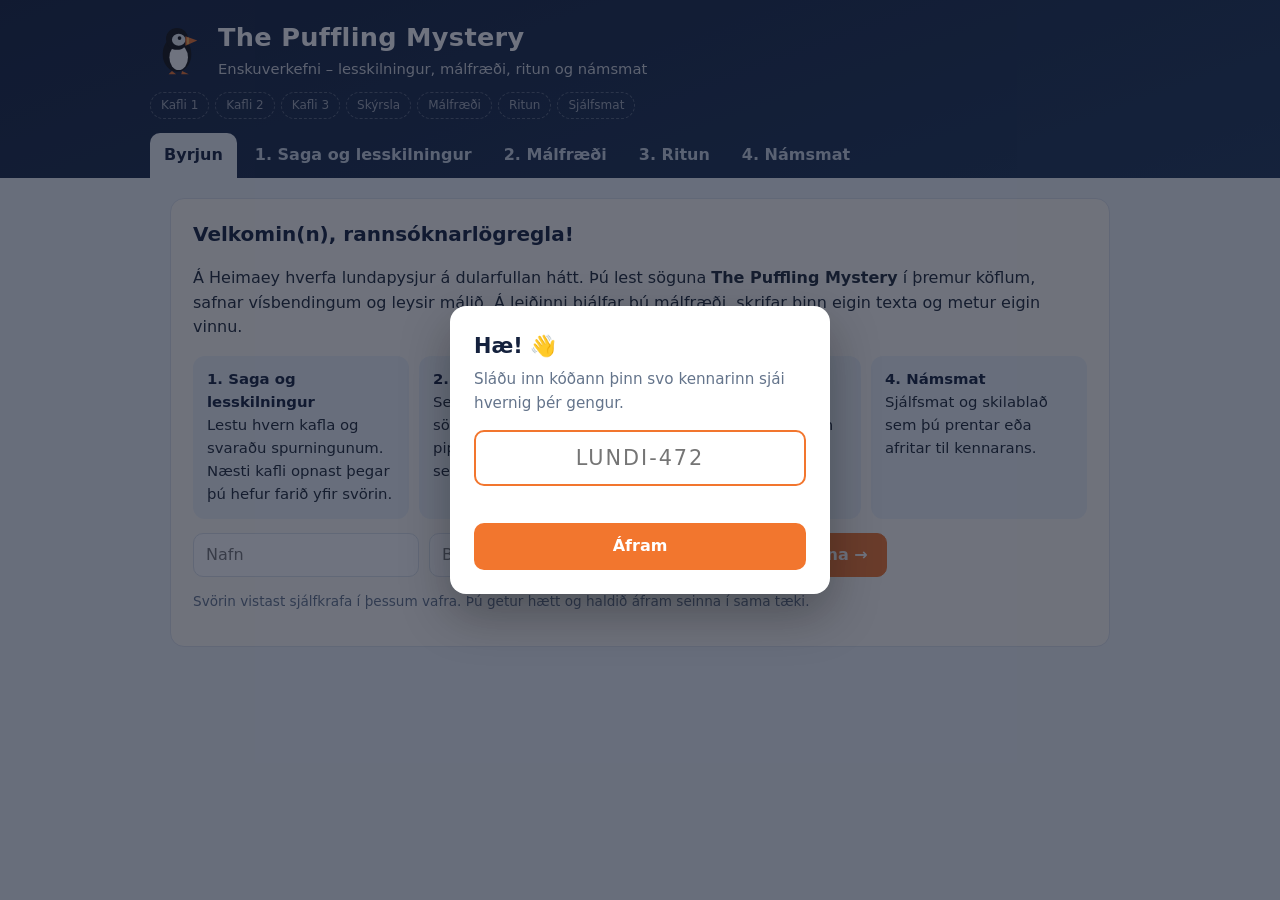
<file: puffling-mystery.html>
<!DOCTYPE html>
<html lang="is">
<head>
<meta charset="UTF-8">
<meta name="viewport" content="width=device-width, initial-scale=1">
<title>The Puffling Mystery – enskuverkefni</title>
<script src="/skil.js"></script>
<style>
:root{--navy:#14213d;--sea:#1d3557;--foam:#eef3f7;--paper:#fffdf7;--orange:#f2762e;--orange-d:#c85a1b;--yellow:#ffd166;--green:#2a9d8f;--green-l:#e3f4f1;--red:#d1495b;--red-l:#fbe9ec;--ink:#1f2937;--muted:#64748b;--line:#dde3ea}
*{box-sizing:border-box}
body{margin:0;font-family:system-ui,-apple-system,"Segoe UI",Roboto,sans-serif;color:var(--ink);background:var(--foam);line-height:1.55}
header{background:linear-gradient(160deg,var(--navy),var(--sea));color:#fff;padding:18px 20px 0}
.hwrap{max-width:980px;margin:0 auto}
.top{display:flex;align-items:center;gap:14px;flex-wrap:wrap}
.top h1{margin:0;font-size:1.6rem;letter-spacing:.3px}
.top .sub{opacity:.8;font-size:.92rem}
.who{margin-left:auto;font-size:.9rem;opacity:.9;text-align:right}
.stamps{display:flex;gap:6px;margin-top:12px;flex-wrap:wrap}
.stamp{font-size:.75rem;padding:3px 10px;border-radius:999px;border:1px dashed rgba(255,255,255,.45);opacity:.6}
.stamp.on{background:var(--yellow);color:var(--navy);border:1px solid var(--yellow);opacity:1;font-weight:700}
nav{display:flex;gap:4px;margin-top:14px;overflow-x:auto}
nav button{background:transparent;border:0;color:#cbd5e1;padding:10px 14px;font:inherit;font-weight:600;border-radius:10px 10px 0 0;cursor:pointer;white-space:nowrap}
nav button.active{background:var(--foam);color:var(--navy)}
main{max-width:980px;margin:0 auto;padding:20px}
.tab{display:none}.tab.active{display:block}
.card{background:#fff;border:1px solid var(--line);border-radius:14px;padding:20px 22px;margin-bottom:18px}
.card h2{margin:0 0 10px;font-size:1.25rem;color:var(--navy)}
.card h3{margin:16px 0 8px;font-size:1.05rem;color:var(--navy)}
.story{background:var(--paper)}
.story .txt{font-family:Georgia,"Times New Roman",serif;font-size:1.1rem;line-height:1.8}
.story .txt p{margin:0 0 14px}
.gloss{background:#f6f1e4;border-radius:10px;padding:10px 14px;font-size:.9rem;margin-top:8px}
.gloss b{color:var(--orange-d)}
.gloss span{display:inline-block;margin:2px 14px 2px 0}
.lock{text-align:center;color:var(--muted);padding:34px 20px;border:2px dashed var(--line);border-radius:14px;margin-bottom:18px;background:#fff}
.lock b{display:block;font-size:1.15rem;color:var(--navy);margin-bottom:4px}
.rule{background:#eef6ff;border-left:4px solid var(--sea);padding:10px 14px;border-radius:0 10px 10px 0;margin:0 0 14px;font-size:.95rem}
.bonus{border:2px solid var(--orange)}
.bonus h2{color:var(--orange-d)}
.item{padding:12px 14px;border-radius:10px;margin-bottom:8px;border:1px solid transparent}
.item.good{background:var(--green-l);border-color:#b7e2db}
.item.bad{background:var(--red-l);border-color:#f2c4cc}
.item.part{background:#fff6e0;border-color:#f3dd9c}
.q{margin:0 0 8px}
.opts{display:flex;flex-wrap:wrap;gap:8px}
.opt{font:inherit;padding:8px 14px;border-radius:9px;border:1.5px solid var(--line);background:#fff;cursor:pointer;text-align:left}
.opt:hover:not(:disabled){border-color:var(--sea)}
.opt.sel{border-color:var(--sea);background:var(--sea);color:#fff}
.opt.right{outline:3px solid var(--green);outline-offset:1px}
.opt:disabled{cursor:default}
input.gap,select.sel{font:inherit;padding:4px 8px;border:1.5px solid var(--line);border-radius:7px;background:#fff;min-width:110px}
input.gap{width:150px}
input.gap:focus,select.sel:focus,textarea:focus{outline:none;border-color:var(--orange)}
.hint{color:var(--muted);font-size:.9rem}
.fb{font-size:.9rem;margin-top:6px;color:#9b2c3d}
.fb.ok{color:#1d7c70}
.tokens{display:flex;flex-wrap:wrap;gap:6px}
.tok{font:inherit;padding:6px 11px;border-radius:8px;border:1.5px solid var(--line);background:#fff;cursor:pointer}
.tok:hover:not(:disabled){border-color:var(--orange)}
.tok.sel{background:var(--orange);border-color:var(--orange);color:#fff}
.tok.wrong{background:var(--red);border-color:var(--red);color:#fff}
.tok.used{opacity:.25}
.tok.block{display:block;width:100%;text-align:left}
.buildarea{min-height:44px;border:2px dashed var(--line);border-radius:10px;padding:6px;margin-bottom:8px;display:flex;flex-wrap:wrap;gap:6px;align-items:center}
.buildarea.col{flex-direction:column;align-items:stretch}
.buildarea .ph{color:var(--muted);font-size:.9rem;padding:4px}
.small{font-size:.85rem;color:var(--muted)}
.mrow{display:flex;align-items:center;gap:10px;margin:5px 0;flex-wrap:wrap}
.mrow .en{min-width:110px;font-weight:600}
textarea{width:100%;font:inherit;padding:10px 12px;border:1.5px solid var(--line);border-radius:10px;resize:vertical;min-height:90px;line-height:1.6}
textarea.big{min-height:260px}
.wc{font-size:.85rem;color:var(--muted);margin-top:4px}
.wc.ok{color:#1d7c70;font-weight:600}
.btn{font:inherit;font-weight:600;padding:9px 18px;border-radius:10px;border:1.5px solid var(--sea);background:#fff;color:var(--sea);cursor:pointer}
.btn.primary{background:var(--orange);border-color:var(--orange);color:#fff}
.btn.primary:hover{background:var(--orange-d)}
.btn.danger{border-color:var(--red);color:var(--red)}
.checkrow{display:flex;align-items:center;gap:12px;flex-wrap:wrap;margin-top:12px}
.warn{color:var(--orange-d);font-size:.9rem}
.result{margin-top:12px;padding:10px 14px;border-radius:10px;background:var(--navy);color:#fff}
.result b{color:var(--yellow)}
.choices{display:grid;grid-template-columns:repeat(auto-fit,minmax(230px,1fr));gap:10px;margin-bottom:14px}
.choice{border:2px solid var(--line);border-radius:12px;padding:12px 14px;cursor:pointer;background:#fff;text-align:left;font:inherit}
.choice b{display:block;color:var(--navy);margin-bottom:4px}
.choice.sel{border-color:var(--orange);background:#fff5ee}
.checks label{display:block;margin:4px 0}
.steps{display:grid;grid-template-columns:repeat(auto-fit,minmax(200px,1fr));gap:10px;margin:14px 0}
.step{background:var(--foam);border-radius:12px;padding:12px 14px;font-size:.93rem}
.step b{display:block;color:var(--navy)}
.field{display:flex;gap:10px;flex-wrap:wrap;margin:12px 0}
.field input{font:inherit;padding:9px 12px;border:1.5px solid var(--line);border-radius:10px;min-width:220px}
.selfrow{padding:10px 0;border-bottom:1px solid var(--line)}
.selfrow:last-child{border:0}
.lv{display:flex;gap:6px;flex-wrap:wrap;margin-top:6px}
.lv button{font:inherit;font-size:.88rem;padding:6px 12px;border-radius:999px;border:1.5px solid var(--line);background:#fff;cursor:pointer}
.lv button.sel{background:var(--green);border-color:var(--green);color:#fff}
table{border-collapse:collapse;width:100%;font-size:.92rem}
th,td{border:1px solid var(--line);padding:8px 10px;text-align:left;vertical-align:top}
th{background:var(--foam)}
.bar{height:10px;background:var(--line);border-radius:6px;overflow:hidden;min-width:120px}
.bar i{display:block;height:100%;background:var(--green)}
.key li{margin:2px 0}
.case-closed{background:var(--yellow);color:var(--navy);border-radius:14px;padding:16px 20px;font-weight:700;margin-bottom:18px;text-align:center;font-size:1.1rem}
#print{display:none}
@media (max-width:600px){main{padding:12px}.card{padding:16px}.who{margin-left:0;text-align:left}}
@media print{
  header,main{display:none!important}
  #print{display:block;font-family:Georgia,serif;font-size:11pt;color:#000}
  #print h1{font-size:18pt;margin:0 0 4px}
  #print h2{font-size:13pt;margin:18px 0 6px;border-bottom:1px solid #999}
  #print .pre{white-space:pre-wrap;border:1px solid #ccc;padding:8px;border-radius:4px}
  #print table{font-size:9.5pt}
  #print th,#print td{border:1px solid #888}
  .pb{page-break-before:always}
}
</style>
</head>
<body>
<header>
 <div class="hwrap">
  <div class="top">
   <svg width="54" height="54" viewBox="0 0 64 64" aria-hidden="true">
    <ellipse cx="32" cy="38" rx="17" ry="21" fill="#111"/>
    <ellipse cx="34" cy="42" rx="11" ry="15" fill="#fff"/>
    <circle cx="32" cy="20" r="13" fill="#111"/>
    <ellipse cx="34" cy="21" rx="8" ry="7" fill="#e9eef2"/>
    <circle cx="35" cy="19" r="2.2" fill="#111"/>
    <path d="M42 17 L56 22 L42 28 Z" fill="#f2762e"/>
    <path d="M45 18.5 L45 26.5" stroke="#ffd166" stroke-width="1.6"/>
    <path d="M26 58 l-4 4 h9 z M38 58 l-1 4 h9 z" fill="#f2762e"/>
   </svg>
   <div>
    <h1>The Puffling Mystery</h1>
    <div class="sub">Enskuverkefni – lesskilningur, málfræði, ritun og námsmat</div>
   </div>
   <div class="who" id="who"></div>
  </div>
  <div class="stamps" id="stamps"></div>
  <nav id="nav">
   <button data-tab="start" class="active">Byrjun</button>
   <button data-tab="read">1. Saga og lesskilningur</button>
   <button data-tab="gram">2. Málfræði</button>
   <button data-tab="write">3. Ritun</button>
   <button data-tab="assess">4. Námsmat</button>
   <button data-tab="teacher" id="teacherTabBtn" style="display:none">Kennari</button>
  </nav>
 </div>
</header>

<main>
 <section class="tab active" id="tab-start"></section>
 <section class="tab" id="tab-read"></section>
 <section class="tab" id="tab-gram"></section>
 <section class="tab" id="tab-write"></section>
 <section class="tab" id="tab-assess"></section>
 <section class="tab" id="tab-teacher"></section>
</main>
<div id="print"></div>

<script>
/* ================= GÖGN ================= */
const CH = [
{ title:"Chapter 1: An Island of Birds",
  paras:[
`Sam Taylor had never seen so many birds in his life. When the small ferry arrived in Heimaey, the largest of the Westman Islands, the cliffs above the harbour were covered with puffins. “There are about a million of them here every summer,” said his cousin Ella, who was waiting for him on the pier with her little brother Óli. “But you came at the best time. It’s puffling season.”`,
`Sam, who lived in Toronto, had no idea what a puffling was. Ella explained on the way home. In August, the baby puffins – the pufflings – leave their nests for the first time. They are supposed to fly out to sea at night, guided by the light of the moon. But many of them get confused by the bright lights of the town and land in the streets instead. “If nobody finds them, cats or cars get them,” Óli said seriously. “So everybody goes out with boxes and flashlights to save them.”`,
`That night, the three children walked through the quiet streets with a cardboard box. By midnight they had found six pufflings hiding under cars and behind bins. Sam was surprised at how small and fluffy they were. They took the birds to the Puffling Station at the museum, where a volunteer named Rúna weighed and measured each one. “Leave them in the big box,” she said. “Tomorrow morning we will release them by the sea.”`,
`But the next morning, when the children came back, the big box was empty. Rúna was standing next to it with a worried face. “This is the third time this week,” she said. “Somebody is taking our pufflings.”`],
  gloss:[["pier","bryggja"],["puffling","lundapysja"],["confused","ruglaður"],["bin","ruslatunna"],["volunteer","sjálfboðaliði"],["weigh","vigta"],["release","sleppa (lausum)"],["worried","áhyggjufullur"]],
  sec:{id:"r1",title:"Spurningar úr kafla 1",items:[
   {t:"mc",id:"r1a",q:"Where does Ella live?",o:["In Toronto","On Heimaey","In Reykjavík","In England"],a:1},
   {t:"mc",id:"r1b",q:"Why do many pufflings land in the streets?",o:["They are looking for food","They are afraid of the sea","The town lights confuse them","The children call them"],a:2},
   {t:"mc",id:"r1c",q:"What can happen to a puffling if nobody finds it?",o:["It flies back to its nest","Cats or cars can get it","It walks to the museum","It sleeps until morning"],a:1},
   {t:"mc",id:"r1d",q:"How many pufflings did the children find on the first night?",o:["Three","Five","Six","Ten"],a:2},
   {t:"mc",id:"r1e",q:"Why was Rúna worried the next morning?",o:["The box was empty for the third time that week","Óli had lost his flashlight","One of the pufflings was ill","The museum was closed"],a:0},
   {t:"mc",id:"r1f",q:"True or false? Sam knew a lot about pufflings before he came to Iceland.",o:["True","False"],a:1},
   {t:"mc",id:"r1g",q:"True or false? Pufflings leave their nests for the first time in August.",o:["True","False"],a:0},
   {t:"mc",id:"r1h",q:"True or false? Rúna weighed and measured the birds.",o:["True","False"],a:0}
  ]}},
{ title:"Chapter 2: Three Suspects",
  paras:[
`Ella loved mysteries, so she immediately took out a notebook. “Okay,” she said. “Who was here last night after we left?” Rúna thought for a moment. Three people had visited the station late in the evening.`,
`The first was Kate Morgan, a photographer from England. She had been on the island for two weeks, taking pictures for a nature magazine. “She asked me a lot of questions about the pufflings,” Rúna said. “She wanted to know exactly when we release them.”`,
`The second was old Gunnar, a retired fisherman who lived alone in a red house near the harbour. Most people in town thought he was grumpy because he rarely talked to anyone. “He came in to buy coffee,” Rúna said. “He didn’t say a word. He just looked at the box for a long time.”`,
`The third suspect surprised everyone. “Óli was here too,” Rúna said. “He came back after you all went home.” Óli’s face turned red. He admitted that he had sneaked out of the house, but only because he had forgotten his favourite flashlight. “I didn’t touch the box. I promise!”`,
`Sam and Ella decided to collect clues. Near the back door of the station they found sand on the floor and a strong smell of fish. On the doorstep there was a large boot print, much bigger than Óli’s shoes. Ella also noticed that the back door had been opened with a key – it wasn’t broken.`,
`“Who has a key?” Sam asked. Rúna sighed. “The old volunteers do. There are four or five keys in town. Gunnar’s wife used to work here, many years ago.”`],
  gloss:[["suspect","grunaður maður"],["photographer","ljósmyndari"],["retired","kominn á eftirlaun"],["grumpy","geðstirður"],["rarely","sjaldan"],["admit","viðurkenna"],["sneak out","laumast út"],["clue","vísbending"],["boot print","skófar"]],
  sec:{id:"r2",title:"Spurningar úr kafla 2",items:[
   {t:"mc",id:"r2a",q:"What did Kate Morgan want to know?",o:["Where Gunnar lived","When the pufflings are released","How much the coffee cost","Where Ella’s school was"],a:1},
   {t:"mc",id:"r2b",q:"Why do many people think Gunnar is grumpy?",o:["He shouts at children","He rarely talks to anyone","He hates birds","He drives too fast"],a:1},
   {t:"mc",id:"r2c",q:"Why did Óli go back to the station?",o:["To take the pufflings","To meet Kate","He had forgotten his flashlight","He wanted some coffee"],a:2},
   {t:"mc",id:"r2d",q:"Which clue shows that Óli probably did NOT take the box?",o:["The smell of fish","The sand on the floor","The boot print was much bigger than his shoes","The door was open"],a:2},
   {t:"mc",id:"r2e",q:"How was the back door opened?",o:["It was broken","With a key","Through a window","Rúna forgot to lock it"],a:1},
   {t:"mc",id:"r2f",q:"True or false? Gunnar’s wife once worked at the Puffling Station.",o:["True","False"],a:0},
   {t:"open",id:"r2g",q:"<b>Detective question:</b> Who do YOU think took the pufflings? Write 2–4 sentences in English and use at least two clues from the text.",min:20}
  ]}},
{ title:"Chapter 3: The Boat at Dawn",
  paras:[
`The children made a plan. That night they would hide near the station and watch. Their parents agreed, as long as Rúna stayed with them. At half past four in the morning, when the sky was already getting lighter, they heard footsteps. A tall figure in a heavy raincoat and big rubber boots unlocked the back door and came out a few minutes later carrying the box.`,
`“It’s Gunnar!” Ella whispered. They followed him quietly down to the harbour, where he climbed into a small blue boat. Before he could start the engine, Rúna called his name. The old man turned around, and for the first time, the children saw him smile.`,
`“I’m sorry,” he said. “I should have asked.” Then he told them his story. His wife, Sigga, had loved the pufflings more than anything. For thirty years, they had taken the rescued birds out on their boat every morning and released them far from the town lights. Sigga had died two years ago, and Gunnar still kept her old key. “When I take them out to sea, it feels like she is still with me,” he said quietly.`,
`Nobody said anything for a while. Then Rúna put her hand on his shoulder. “From now on, you don’t need to do it secretly,” she said. “You can be our official morning boat.” Gunnar smiled again. “Only if these three detectives come with me.”`,
`So on Sam’s last morning on Heimaey, the four of them sailed out into the bay. One by one, the pufflings ran to the edge of the boat, flapped their small wings and flew out over the grey water. Sam watched the last one disappear. He knew he would never forget this summer.`],
  gloss:[["footsteps","fótatak"],["figure","mannvera"],["whisper","hvísla"],["engine","vél"],["rescued","bjargað"],["secretly","í laumi"],["official","opinber"],["bay","flói"],["disappear","hverfa"]],
  sec:{id:"r3",title:"Spurningar úr kafla 3",items:[
   {t:"mc",id:"r3a",q:"At what time did the children hear footsteps?",o:["At midnight","At half past four","At six o’clock","At half past nine"],a:1},
   {t:"mc",id:"r3b",q:"Where did Gunnar take the box?",o:["To his red house","To the museum","To his small blue boat","To the beach"],a:2},
   {t:"mc",id:"r3c",q:"Why did Gunnar take the pufflings?",o:["He wanted to sell them","He wanted to release them at sea, like he used to do with his wife","He wanted to take pictures of them","He wanted to keep them as pets"],a:1},
   {t:"mc",id:"r3d",q:"What did Rúna offer Gunnar?",o:["A new key","A job at the museum","To be the official morning boat","A cup of coffee"],a:2},
   {t:"mc",id:"r3e",q:"True or false? Gunnar was angry when Rúna called his name.",o:["True","False"],a:1},
   {t:"open",id:"r3f",q:"Why do you think Gunnar kept his wife’s old key? Answer in 2–3 sentences in English.",min:15},
   {t:"open",id:"r3g",q:"Were you right in your detective question? Which clue was the most important? (1–2 sentences in English)",min:8}
  ]}}
];

const RX = {id:"rx",title:"Rannsóknarskýrsla: orðaforði og atburðarás",items:[
 {t:"order",id:"rx1",q:"Raðaðu atburðunum í rétta tímaröð. Smelltu á þá í réttri röð.",w:[
  "Sam arrives on the ferry.",
  "The children find six pufflings in the streets.",
  "The big box at the station is empty.",
  "Ella and Sam find a large boot print.",
  "Gunnar carries the box to his boat.",
  "The pufflings fly out over the bay."]},
 {t:"match",id:"rx2",q:"Paraðu saman ensku orðin og íslensku merkinguna.",pairs:[
  ["pier","bryggja"],["release","sleppa"],["volunteer","sjálfboðaliði"],["suspect","grunaður maður"],["grumpy","geðstirður"],
  ["rarely","sjaldan"],["admit","viðurkenna"],["clue","vísbending"],["footsteps","fótatak"],["disappear","hverfa"]]}
]};

const GRAM = [
{id:"gA",title:"A. Þátíð óreglulegra sagna (past simple)",
 rule:"Þátíð (past simple) notum við um það sem gerðist og er lokið. Reglulegar sagnir fá <b>-ed</b> (arrive → arrived) en óreglulegar sagnir þarf að læra: find → <b>found</b>, take → <b>took</b>, fly → <b>flew</b>. Skrifaðu sögnina í þátíð.",
 items:[
  {t:"gap",id:"gA1",pre:"The ferry ",hint:"arrive",post:" in Heimaey.",a:["arrived"]},
  {t:"gap",id:"gA2",pre:"Ella ",hint:"be",post:" waiting on the pier.",a:["was"]},
  {t:"gap",id:"gA3",pre:"The children ",hint:"find",post:" six pufflings.",a:["found"]},
  {t:"gap",id:"gA4",pre:"Óli ",hint:"forget",post:" his flashlight.",a:["forgot"]},
  {t:"gap",id:"gA5",pre:"Gunnar ",hint:"take",post:" the box to his boat.",a:["took"]},
  {t:"gap",id:"gA6",pre:"They ",hint:"hide",post:" near the station.",a:["hid"]},
  {t:"gap",id:"gA7",pre:"At half past four they ",hint:"hear",post:" footsteps.",a:["heard"]},
  {t:"gap",id:"gA8",pre:"The last puffling ",hint:"fly",post:" over the water.",a:["flew"]},
  {t:"gap",id:"gA9",pre:"Rúna ",hint:"put",post:" her hand on his shoulder.",a:["put"]},
  {t:"gap",id:"gA10",pre:"Sam ",hint:"catch",post:" a puffling under a car.",a:["caught"]}
 ]},
{id:"gB",title:"B. Present perfect eða past simple?",
 rule:"<b>Present perfect</b> (have/has + lýsingarháttur þátíðar) tengir fortíð og nútíð: reynsla (<i>ever, never</i>), eitthvað sem stendur enn (<i>since, for</i>) eða nýlokið með áhrif núna. <b>Past simple</b> notum við þegar tíminn er liðinn og nefndur (<i>yesterday, last summer, two years ago</i>).",
 items:[
  {t:"sel",id:"gB1",pre:"I ",o:["have been","was"],post:" to Heimaey three times in my life.",a:0},
  {t:"sel",id:"gB2",pre:"Last summer we ",o:["went","have gone"],post:" to Heimaey.",a:0},
  {t:"sel",id:"gB3",pre:"Rúna ",o:["has worked","worked"],post:" at the station since 2015.",a:0},
  {t:"sel",id:"gB4",pre:"Sigga ",o:["died","has died"],post:" two years ago.",a:0},
  {t:"sel",id:"gB5",pre:"",o:["Have you ever held","Did you ever hold"],post:" a puffling?",a:0},
  {t:"sel",id:"gB6",pre:"Kate ",o:["has been","was"],post:" on the island for two weeks, and she is still here.",a:0},
  {t:"sel",id:"gB7",pre:"Yesterday Ella ",o:["lost","has lost"],post:" her pen.",a:0},
  {t:"sel",id:"gB8",pre:"Oh no! Óli ",o:["has lost","lost"],post:" his flashlight again, and now he can’t find it.",a:0}
 ]},
{id:"gC",title:"C. Stigbreyting lýsingarorða",
 rule:"Stutt lýsingarorð fá <b>-er / -est</b> (small → smaller → smallest). Löng lýsingarorð fá <b>more / most</b> (expensive → more expensive → most expensive). Óregluleg: good → better → best, bad → worse → worst. Stundum tvöfaldast samhljóð: big → bigger.",
 items:[
  {t:"gap",id:"gC1",pre:"Heimaey is the ",hint:"large",post:" of the Westman Islands.",a:["largest"]},
  {t:"gap",id:"gC2",pre:"Gunnar’s boots were much ",hint:"big",post:" than Óli’s shoes.",a:["bigger"]},
  {t:"gap",id:"gC3",pre:"August is the ",hint:"good",post:" time to visit.",a:["best"]},
  {t:"gap",id:"gC4",pre:"The pufflings were ",hint:"small",post:" than Sam expected.",a:["smaller"]},
  {t:"gap",id:"gC5",pre:"Kate’s camera was ",hint:"expensive",post:" than Sam’s phone.",a:["more expensive"]},
  {t:"gap",id:"gC6",pre:"It was the ",hint:"bad",post:" night of the week.",a:["worst"]},
  {t:"gap",id:"gC7",pre:"The sea is ",hint:"safe",post:" than the street for a puffling.",a:["safer"]},
  {t:"gap",id:"gC8",pre:"That was the ",hint:"beautiful",post:" morning of the whole summer.",a:["most beautiful"]}
 ]},
{id:"gD",title:"D. Forsetningar: in, on, at, under",
 rule:"<b>in</b> = mánuðir, ár, borgir og lönd (in August, in 1955, in Toronto). <b>on</b> = vikudagar og yfirborð (on Monday, on the table). <b>at</b> = klukkan (at midnight, at half past four). <b>under</b> = undir.",
 items:[
  {t:"sel",id:"gD1",pre:"The pufflings leave their nests ",o:["in","on","at","under"],post:" August.",a:0},
  {t:"sel",id:"gD2",pre:"Sam lives ",o:["in","on","at","under"],post:" Toronto.",a:0},
  {t:"sel",id:"gD3",pre:"The boat left ",o:["in","on","at","under"],post:" half past four.",a:2},
  {t:"sel",id:"gD4",pre:"My birthday is ",o:["in","on","at","under"],post:" Monday.",a:1},
  {t:"sel",id:"gD5",pre:"Two pufflings were hiding ",o:["in","on","at","under"],post:" a car.",a:3},
  {t:"sel",id:"gD6",pre:"Gunnar was born ",o:["in","on","at","under"],post:" 1955.",a:0},
  {t:"sel",id:"gD7",pre:"Rúna put the coffee ",o:["in","on","at","under"],post:" the table.",a:1},
  {t:"sel",id:"gD8",pre:"We went home ",o:["in","on","at","under"],post:" midnight.",a:2}
 ]},
{id:"gE",title:"E. Finndu villuna",
 rule:"Í hverri setningu er <b>ein</b> villa. Smelltu á orðið sem er rangt. Þegar farið er yfir sérðu hvernig það á að vera.",
 items:[
  {t:"err",id:"gE1",s:"Sam didn’t knew what a puffling was.",a:2,fix:"know"},
  {t:"err",id:"gE2",s:"There is many puffins on the cliffs.",a:1,fix:"are"},
  {t:"err",id:"gE3",s:"Óli have forgotten his flashlight.",a:1,fix:"has"},
  {t:"err",id:"gE4",s:"Gunnar’s boots were bigger then Óli’s shoes.",a:4,fix:"than"},
  {t:"err",id:"gE5",s:"Ella writed everything in her notebook.",a:1,fix:"wrote"},
  {t:"err",id:"gE6",s:"Kate asked Rúna a lot of question.",a:6,fix:"questions"},
  {t:"err",id:"gE7",s:"Rúna gave the box to he.",a:5,fix:"him"},
  {t:"err",id:"gE8",s:"Where did you went last night?",a:3,fix:"go"}
 ]},
{id:"gF",title:"F. Orðaröð og spurningar",
 rule:"Raðaðu orðunum í rétta röð. Mundu: í spurningum kemur hjálparsögnin (<i>do, does, did, have</i>) á undan frumlaginu: <i>Where <b>did</b> you go?</i>",
 items:[
  {t:"build",id:"gF1",w:["why","did","Gunnar","take","the","pufflings"],end:"?"},
  {t:"build",id:"gF2",w:["have","you","ever","seen","a","puffin"],end:"?"},
  {t:"build",id:"gF3",w:["where","does","Kate","come","from"],end:"?"},
  {t:"build",id:"gF4",w:["the","children","followed","him","quietly","to","the","harbour"],end:"."},
  {t:"build",id:"gF5",w:["how","many","pufflings","did","they","find"],end:"?"},
  {t:"build",id:"gF6",w:["Ella","has","always","loved","mysteries"],end:"."}
 ]}
];
const BONUS = {id:"gG",bonus:true,title:"🌶️ Pipar-áskorun: Ef ég væri … (second conditional)",
 rule:"Önnur skilyrðissetning lýsir ímynduðum aðstæðum: <b>If + þátíð, … would + nafnháttur</b>. <i>If I had a boat, I would sail to Heimaey.</i> Með <i>be</i> er oft notað <b>were</b> fyrir allar persónur: <i>If I were you …</i>",
 items:[
  {t:"gap",id:"gG1",pre:"If I ",hint:"find",post:" a puffling, I would take it to the station.",a:["found"]},
  {t:"gap",id:"gG2",pre:"If Óli ",hint:"be",post:" older, he could go out alone at night.",a:["were","was"]},
  {t:"gap",id:"gG3",pre:"What would you do if you ",hint:"see",post:" Gunnar at night?",a:["saw"]},
  {t:"gap",id:"gG4",pre:"If I ",hint:"have",post:" a boat, I would sail around the island.",a:["had"]},
  {t:"gap",id:"gG5",pre:"If the town ",hint:"turn off",post:" its lights, fewer pufflings would get lost.",a:["turned off"]},
  {t:"gap",id:"gG6",pre:"Gunnar ",hint:"be",post:" very sad if he couldn’t sail anymore.",a:["would be","'d be"]}
 ]};

const WRITE_MAIN = [
 {title:"Dagbók Sams",en:"You are Sam. Write a diary entry about your last morning on Heimaey: the boat trip with Gunnar, the pufflings and how you felt.",tip:"Skrifaðu í þátíð (past simple) og segðu frá tilfinningum."},
 {title:"Fréttagrein",en:"Write a news article for the island newspaper with the headline “Puffling Mystery Solved!”",tip:"Fyrirsögn, hver – hvað – hvar – hvenær – af hverju, og ein tilvitnun í einhvern úr sögunni."},
 {title:"Saga Gunnars",en:"Tell the story from Gunnar’s point of view. Start the night before the children follow him.",tip:"Skrifaðu í fyrstu persónu (I …). Hvað hugsar hann? Hvernig líður honum?"}
];
const CHECKS = ["Textinn hefur upphaf, miðju og endi.","Ég notaði þátíð (past simple) rétt.","Ég notaði að minnsta kosti fimm orð úr orðalistunum.","Ég notaði tengiorð (then, because, after that, but …).","Ég las textann yfir og lagaði stafsetningu, stóra stafi og punkta."];
const SELF = ["Ég get skilið aðalatriði í lengri sögu á ensku.","Ég get fundið upplýsingar og vísbendingar í texta.","Ég get notað þátíð óreglulegra sagna rétt.","Ég veit hvenær á að nota present perfect og hvenær past simple.","Ég get skrifað samfelldan texta á ensku með upphafi, miðju og endi."];
const LEVELS = ["Ekki enn","Svolítið","Já","Mjög vel"];
const RUBRIC = [
 ["Innihald og verkefnislausn","Leysir verkefnið að fullu; frumlegar og ríkar hugmyndir","Leysir verkefnið; hugmyndir skýrar","Leysir verkefnið að hluta","Fylgir verkefninu illa"],
 ["Skipulag og samhengi","Skýrt upphaf, miðja og endir; tengiorð vel notuð","Góð uppbygging; nokkur tengiorð","Uppbygging óljós á köflum","Lítil uppbygging"],
 ["Orðaforði","Fjölbreyttur og nákvæmur; notar orð úr sögunni","Hæfilega fjölbreyttur","Einfaldur; nokkuð um endurtekningar","Mjög takmarkaður"],
 ["Málfræði og stafsetning","Fáar villur; tíðir réttar","Nokkrar villur sem trufla ekki skilning","Villur trufla stundum skilning","Villur trufla skilning oft"]
];

/* ================= ÁSTAND ================= */
const KEY_BASE = "lundapysjur_v1";
const SKIL = window.Skil && Skil.configured ? Skil : null;
let KEY = KEY_BASE + (SKIL && SKIL.code() ? "_" + SKIL.code() : "");
let LOGGED = false, FEEDBACK = null;
const TEACHER = new URLSearchParams(location.search).has("kennari");
let S = load();
function blank(){return {name:"",cls:"",ans:{},done:{},score:{},write:{choice:null,main:"",short:""},checks:{},self:{},selfText:{hard:"",fun:""}}}
function load(){try{const s=JSON.parse(localStorage.getItem(KEY));if(s&&s.ans)return Object.assign(blank(),s)}catch(e){}return blank()}
function save(){S._t=Date.now();try{localStorage.setItem(KEY,JSON.stringify(S))}catch(e){}sync()}
/* Senda stöðu til kennara (skil.js) */
function sync(){
 if(!LOGGED)return;
 const r=totals(READ), g=totals(GRAM), sum=reportText();
 if(allClosed())SKIL.complete({score:r.g+g.g,max:r.max+g.max,needsReview:true,data:S,summary:sum});
 else SKIL.save(Math.round(100*STAMPS.filter(s=>s[1]()).length/STAMPS.length),S,sum);
}

const READ = [CH[0].sec,CH[1].sec,CH[2].sec,RX];
const ALLSEC = [...READ,...GRAM,BONUS];
const SEC = {}, ITEM = {}, NUM = {}, ITEMSEC = {};
ALLSEC.forEach(s=>{SEC[s.id]=s;s.items.forEach((it,i)=>{ITEM[it.id]=it;NUM[it.id]=i+1;ITEMSEC[it.id]=s.id})});

/* ================= HJÁLPARFÖLL ================= */
const esc = s => String(s??"").replace(/[&<>"]/g,c=>({"&":"&amp;","<":"&lt;",">":"&gt;",'"':"&quot;"}[c]));
const wc = s => (s||"").trim().split(/\s+/).filter(Boolean).length;
const norm = s => String(s||"").toLowerCase().replace(/[’‘`]/g,"'").replace(/\s+/g," ").trim().replace(/[.!?]$/,"");
const cap = s => s.charAt(0).toUpperCase()+s.slice(1);
const toks = s => s.split(" ");
function hash(s){let h=2166136261;for(const c of s){h^=c.charCodeAt(0);h=Math.imul(h,16777619)}return h>>>0}
function perm(n,seed){const a=[...Array(n).keys()];let r=hash(seed)||1;for(let i=n-1;i>0;i--){r^=r<<13;r>>>=0;r^=r>>>17;r^=r<<5;r>>>=0;const j=r%(i+1);[a[i],a[j]]=[a[j],a[i]]}if(a.every((x,i)=>x===i)&&n>1)a.push(a.shift());return a}

function answered(it){const v=S.ans[it.id];
 switch(it.t){
  case "mc":case "sel":case "err":return Number.isInteger(v);
  case "gap":return norm(v)!=="";
  case "build":case "order":return Array.isArray(v)&&v.length===it.w.length;
  case "match":return v&&it.pairs.every((_,i)=>Number.isInteger(v[i]));
  case "open":return wc(v)>0;
 }}
function grade(it){const v=S.ans[it.id];
 switch(it.t){
  case "mc":case "sel":case "err":return [v===it.a?1:0,1];
  case "gap":return [it.a.map(norm).includes(norm(v))?1:0,1];
  case "build":{const got=(v||[]).map(i=>it.w[i]).join(" ");return [got===it.w.join(" ")?1:0,1]}
  case "order":{let g=0;(v||[]).forEach((x,k)=>{if(x===k)g++});return [g,it.w.length]}
  case "match":{let g=0;it.pairs.forEach((_,i)=>{if(v&&v[i]===i)g++});return [g,it.pairs.length]}
  default:return [0,0];
 }}
function answerText(it){
 switch(it.t){
  case "mc":case "sel":return it.o[it.a];
  case "gap":return it.a[0];
  case "err":return `„${toks(it.s)[it.a].replace(/[.?!]$/,"")}“ → „${it.fix}“`;
  case "build":return cap(it.w.join(" "))+it.end;
  case "order":return it.w.map((w,i)=>(i+1)+". "+w).join("<br>");
  case "match":return it.pairs.map(p=>p[0]+" = "+p[1]).join(", ");
  default:return "";
 }}

/* ================= TEIKNING ================= */
function renderItem(it,done){
 const n=NUM[it.id], v=S.ans[it.id], dis=done?"disabled":"";
 let cls="item", body="", fb="";
 if(done && it.t!=="open"){
  const r=grade(it);
  cls+= r[0]===r[1]?" good":(r[0]>0?" part":" bad");
  fb = r[0]===r[1] ? `<div class="fb ok">✓ Rétt</div>` : `<div class="fb">Rétt svar: ${answerText(it)}</div>`;
 }
 switch(it.t){
 case "mc":
  body=`<p class="q"><b>${n}.</b> ${it.q}</p><div class="opts">`+it.o.map((o,i)=>`<button class="opt${v===i?" sel":""}${done&&i===it.a?" right":""}" data-act="mc" data-id="${it.id}" data-v="${i}" ${dis}>${o}</button>`).join("")+`</div>`;break;
 case "gap":
  body=`<p class="q"><b>${n}.</b> ${it.pre}<input class="gap" data-act="gap" data-id="${it.id}" value="${esc(v)}" ${dis} autocomplete="off" autocapitalize="off" autocorrect="off" spellcheck="false"> <span class="hint">(${it.hint})</span>${it.post}</p>`;break;
 case "sel":
  body=`<p class="q"><b>${n}.</b> ${it.pre}<select class="sel" data-act="sel" data-id="${it.id}" ${dis}><option value="">— veldu —</option>`+it.o.map((o,i)=>`<option value="${i}" ${v===i?"selected":""}>${o}</option>`).join("")+`</select>${it.post}</p>`;break;
 case "err":
  body=`<p class="q"><b>${n}.</b></p><div class="tokens">`+toks(it.s).map((w,i)=>`<button class="tok${v===i?(done&&i!==it.a?" wrong":" sel"):""}" data-act="err" data-id="${it.id}" data-v="${i}" ${dis}>${esc(w)}</button>`).join("")+`</div>`;break;
 case "build":case "order":{
  const p=perm(it.w.length,it.id), chosen=v||[], col=it.t==="order";
  const area=chosen.length?chosen.map((ix,k)=>`<button class="tok sel${col?" block":""}" data-act="untok" data-id="${it.id}" data-k="${k}" ${dis}>${col?(k+1)+". ":""}${esc(it.w[ix])}</button>`).join("")+(it.end&&chosen.length===it.w.length?`<span>${it.end}</span>`:""):`<span class="ph">Smelltu á orðin hér fyrir neðan …</span>`;
  const bank=p.map(ix=>`<button class="tok${col?" block":""}${chosen.includes(ix)?" used":""}" data-act="tok" data-id="${it.id}" data-v="${ix}" ${dis||(chosen.includes(ix)?"disabled":"")}>${esc(it.w[ix])}</button>`).join("");
  body=`<p class="q"><b>${n}.</b> ${it.q||""}</p><div class="buildarea${col?" col":""}">${area}</div>${done?"":`<div class="tokens${col?" ":""}" style="${col?"flex-direction:column":""}">${bank}</div><div style="margin-top:6px"><button class="btn" style="padding:4px 12px;font-size:.85rem" data-act="clr" data-id="${it.id}">Hreinsa</button> <span class="small">Smelltu á orð í rammanum til að taka það út.</span></div>`}`;
  break;}
 case "match":{
  const p=perm(it.pairs.length,it.id), mv=v||{};
  body=`<p class="q"><b>${n}.</b> ${it.q}</p>`+it.pairs.map((pr,i)=>{
   const ok=done?(mv[i]===i?" ✓":` ✗ <span class="small">(${pr[1]})</span>`):"";
   return `<div class="mrow"><span class="en">${pr[0]}</span><select class="sel" data-act="match" data-id="${it.id}" data-i="${i}" ${dis}><option value="">— veldu —</option>${p.map(j=>`<option value="${j}" ${mv[i]===j?"selected":""}>${it.pairs[j][1]}</option>`).join("")}</select>${ok}</div>`}).join("");
  break;}
 case "open":
  body=`<p class="q"><b>${n}.</b> ${it.q}</p><textarea data-act="open" data-id="${it.id}" ${dis} placeholder="Write in English …">${esc(v)}</textarea><div class="wc" id="wc-${it.id}">${wc(v)} orð</div>${done?`<div class="small">Kennarinn fer yfir þetta svar.</div>`:""}`;break;
 }
 return `<div class="${cls}" id="it-${it.id}">${body}${fb}</div>`;
}
function scoreMsg(g,t){const p=t?g/t:0;return p>=.9?"Frábært!":p>=.7?"Vel gert!":p>=.5?"Ágætt – skoðaðu villurnar.":"Farðu vel yfir réttu svörin."}
function renderSection(sec){
 const done=!!S.done[sec.id];
 const items=sec.items.map(it=>renderItem(it,done)).join("");
 const sc=S.score[sec.id];
 const foot=done?`<div class="result">Farið yfir: <b>${sc[0]} / ${sc[1]}</b> stig – ${scoreMsg(sc[0],sc[1])}</div>`
  :`<div class="checkrow"><button class="btn primary" data-act="check" data-sec="${sec.id}">Fara yfir svör</button><span class="warn" id="warn-${sec.id}"></span></div>`;
 return `<div id="sec-${sec.id}">${items}${foot}</div>`;
}
function unlocked(i){if(TEACHER||i===0)return true;return !!S.done[READ[i-1].id]}

function renderStart(){
 document.getElementById("tab-start").innerHTML=`
 <div class="card story">
  <h2>Velkomin(n), rannsóknarlögregla!</h2>
  <p>Á Heimaey hverfa lundapysjur á dularfullan hátt. Þú lest söguna <b>The Puffling Mystery</b> í þremur köflum, safnar vísbendingum og leysir málið. Á leiðinni þjálfar þú málfræði, skrifar þinn eigin texta og metur eigin vinnu.</p>
  <div class="steps">
   <div class="step"><b>1. Saga og lesskilningur</b>Lestu hvern kafla og svaraðu spurningunum. Næsti kafli opnast þegar þú hefur farið yfir svörin.</div>
   <div class="step"><b>2. Málfræði</b>Sex æfingar byggðar á sögunni – og pipar-áskorun fyrir þau sem vilja meira.</div>
   <div class="step"><b>3. Ritun</b>Eitt stærra ritunarverkefni að eigin vali og einn stuttur tölvupóstur.</div>
   <div class="step"><b>4. Námsmat</b>Sjálfsmat og skilablað sem þú prentar eða afritar til kennarans.</div>
  </div>
  ${LOGGED?`<div class="field" style="align-items:center"><span>Skráð(ur) inn: <b>${esc(S.name)}</b></span>
   <button class="btn primary" data-act="go">Hefja rannsóknina →</button></div>
  <p class="small" id="startWarn">Svörin vistast sjálfkrafa og kennarinn sér hvernig gengur. Þú getur haldið áfram í hvaða tæki sem er með kóðanum þínum.</p>`
  :`<div class="field">
   <input id="nameIn" data-act="name" placeholder="Nafn" value="${esc(S.name)}">
   <input id="clsIn" data-act="cls" placeholder="Bekkur" value="${esc(S.cls)}" style="min-width:120px">
   <button class="btn primary" data-act="go">Hefja rannsóknina →</button>
  </div>
  <p class="small" id="startWarn">Svörin vistast sjálfkrafa í þessum vafra. Þú getur hætt og haldið áfram seinna í sama tæki.</p>`}
 </div>`;
}
function renderRead(){
 let h="";
 CH.forEach((c,i)=>{
  if(!unlocked(i)){h+=`<div class="lock"><b>🔒 ${c.title}</b>Opnast þegar þú hefur farið yfir svörin í kafla ${i}.</div>`;return}
  h+=`<div class="card story"><h2>${c.title}</h2><div class="txt">${c.paras.map(p=>`<p>${p}</p>`).join("")}</div>
   <div class="gloss"><b>Gagnleg orð:</b><br>${c.gloss.map(g=>`<span><i>${g[0]}</i> – ${g[1]}</span>`).join("")}</div></div>
   <div class="card"><h2>${c.sec.title}</h2>${renderSection(c.sec)}</div>`;
 });
 if(unlocked(3)) h+=`<div class="card"><h2>${RX.title}</h2>${renderSection(RX)}</div>`;
 else h+=`<div class="lock"><b>🔒 Rannsóknarskýrsla</b>Opnast þegar þú hefur lokið kafla 3.</div>`;
 document.getElementById("tab-read").innerHTML=h;
}
function renderGram(){
 const all=[...GRAM,BONUS];
 const overview=`<div class="card"><h2>Málfræðiæfingar</h2><p class="small" style="margin-top:0">Lestu regluna efst í hverri æfingu áður en þú byrjar. Þú getur gert æfingarnar í hvaða röð sem er, en athugaðu að hver æfing er aðeins metin einu sinni.</p>
  <table><tr><th>Æfing</th><th>Staða</th></tr>${all.map(s=>{const sc=S.score[s.id];return `<tr><td><a href="#g-${s.id}">${s.title}</a></td><td>${S.done[s.id]?`${sc[0]} / ${sc[1]}`:"Ólokið"}</td></tr>`}).join("")}</table></div>`;
 document.getElementById("tab-gram").innerHTML=overview+all.map(s=>`<div class="card${s.bonus?" bonus":""}" id="g-${s.id}"><h2>${s.title}</h2><div class="rule">${s.rule}</div>${renderSection(s)}</div>`).join("");
}
function renderWrite(){
 const ch=S.write.choice, mw=wc(S.write.main), sw=wc(S.write.short);
 document.getElementById("tab-write").innerHTML=`
 <div class="card"><h2>Ritunarverkefni 1 – veldu eitt (120–200 orð)</h2>
  <div class="choices">${WRITE_MAIN.map((w,i)=>`<button class="choice${ch===i?" sel":""}" data-act="wchoice" data-v="${i}"><b>${w.title}</b>${w.en}<div class="small" style="margin-top:6px">${w.tip}</div></button>`).join("")}</div>
  ${ch===null?`<p class="small">Veldu verkefni hér fyrir ofan til að byrja að skrifa.</p>`:`
  <textarea class="big" data-act="wtext" data-k="main" placeholder="Start writing here …">${esc(S.write.main)}</textarea>
  <div class="wc${mw>=120&&mw<=200?" ok":""}" id="wc-main">${mw} orð (markmið: 120–200)</div>
  <h3>Gátlisti áður en þú skilar</h3>
  <div class="checks">${CHECKS.map((c,i)=>`<label><input type="checkbox" data-act="wcheck" data-i="${i}" ${S.checks[i]?"checked":""}> ${c}</label>`).join("")}</div>`}
 </div>
 <div class="card"><h2>Ritunarverkefni 2 – tölvupóstur (50–90 orð)</h2>
  <p style="margin-top:0">A month later, Ella writes an email to Sam. Write the email. Tell him what has happened on the island since he left. Use the <b>present perfect</b> at least twice (e.g. <i>Gunnar has taken …, We have found …</i>).</p>
  <textarea data-act="wtext" data-k="short" placeholder="Hi Sam, …" style="min-height:150px">${esc(S.write.short)}</textarea>
  <div class="wc${sw>=50&&sw<=90?" ok":""}" id="wc-short">${sw} orð (markmið: 50–90)</div>
 </div>`;
}
function totals(list){let g=0,t=0;list.forEach(s=>{const sc=S.score[s.id];if(sc){g+=sc[0];t+=sc[1]}});const max=list.reduce((a,s)=>a+s.items.reduce((b,it)=>b+(it.t==="order"?it.w.length:it.t==="match"?it.pairs.length:it.t==="open"?0:1),0),0);return {g,t,max}}
function bar(g,max){const p=max?Math.round(100*g/max):0;return `<div class="bar"><i style="width:${p}%"></i></div>`}
function allClosed(){return STAMPS.every(s=>s[1]())}
function renderAssess(){
 const r=totals(READ), gr=totals(GRAM), b=totals([BONUS]);
 const opens=ALLSEC.flatMap(s=>s.items).filter(it=>it.t==="open");
 document.getElementById("tab-assess").innerHTML=`
 ${FEEDBACK&&(FEEDBACK.feedback||FEEDBACK.teacher_score)?`<div class="card" style="border:2px solid var(--green)"><h2>Umsögn kennara</h2>${FEEDBACK.teacher_score?`<p><b>Mat:</b> ${esc(FEEDBACK.teacher_score)}</p>`:""}<p style="white-space:pre-wrap;margin:0">${esc(FEEDBACK.feedback||"")}</p></div>`:""}
 ${allClosed()?`<div class="case-closed">🕵️ Máli lokað! Þú hefur klárað öll verkefnin. Prentaðu skilablaðið eða afritaðu það til kennarans.</div>`:""}
 <div class="card"><h2>Staðan þín</h2>
  <table>
   <tr><th>Hluti</th><th>Stig</th><th style="width:40%">Framvinda</th></tr>
   <tr><td>Lesskilningur (sjálfvirkt metið)</td><td>${r.g} / ${r.max}</td><td>${bar(r.g,r.max)}</td></tr>
   <tr><td>Málfræði (sjálfvirkt metið)</td><td>${gr.g} / ${gr.max}</td><td>${bar(gr.g,gr.max)}</td></tr>
   <tr><td>🌶️ Pipar-áskorun (aukastig)</td><td>${b.g} / ${b.max}</td><td>${bar(b.g,b.max)}</td></tr>
   <tr><td>Opin svör (kennari metur)</td><td>${opens.filter(answered).length} / ${opens.length} svarað</td><td></td></tr>
   <tr><td>Ritun 1 (kennari metur)</td><td>${wc(S.write.main)} orð</td><td></td></tr>
   <tr><td>Ritun 2 (kennari metur)</td><td>${wc(S.write.short)} orð</td><td></td></tr>
  </table>
 </div>
 <div class="card"><h2>Sjálfsmat</h2>
  ${SELF.map((s,i)=>`<div class="selfrow">${s}<div class="lv">${LEVELS.map((l,j)=>`<button class="${S.self[i]===j?"sel":""}" data-act="self" data-i="${i}" data-v="${j}">${l}</button>`).join("")}</div></div>`).join("")}
  <h3>Hvað fannst þér erfiðast?</h3><textarea data-act="selftext" data-k="hard" style="min-height:60px">${esc(S.selfText.hard)}</textarea>
  <h3>Hvað fannst þér skemmtilegast?</h3><textarea data-act="selftext" data-k="fun" style="min-height:60px">${esc(S.selfText.fun)}</textarea>
 </div>
 <div class="card"><h2>Skila til kennara</h2>
  <p style="margin-top:0">Skilablaðið inniheldur stig, opin svör, ritunarverkefnin, sjálfsmatið og matskvarða fyrir kennarann.</p>
  <div class="checkrow">
   <button class="btn primary" data-act="print">Prenta / vista sem PDF</button>
   <button class="btn" data-act="copy">Afrita sem texta</button>
   <button class="btn danger" data-act="reset" id="resetBtn">Byrja upp á nýtt</button>
   <span class="warn" id="copyMsg"></span>
  </div>
 </div>`;
}
function renderTeacher(){
 if(!TEACHER)return;
 const r=totals(READ), gr=totals(GRAM);
 const key=s=>`<h3>${s.title}</h3><ol class="key">${s.items.map(it=>`<li>${it.t==="open"?"<i>Opið svar – kennari metur</i>":answerText(it)}</li>`).join("")}</ol>`;
 document.getElementById("tab-teacher").innerHTML=`
 <div class="card"><h2>Fyrir kennara</h2>
  <p style="margin-top:0">Þessi flipi sést aðeins þegar <code>?kennari</code> er aftast í slóðinni. Í kennaraham eru allir kaflar opnir.</p>
  <ul>
   <li>Sjálfvirkt metið: lesskilningur (${r.max} stig) og málfræði (${gr.max} stig), auk ${totals([BONUS]).max} aukastiga í pipar-áskorun.</li>
   <li>Kennari metur: þrjú opin svör í lesskilningi, ritun 1 (120–200 orð) og ritun 2 (50–90 orð) með matskvarðanum hér fyrir neðan. Hann prentast líka á skilablað nemandans.</li>
   <li>Hver æfing er metin einu sinni (svörin læsast) svo stigin endurspegli fyrstu tilraun.</li>
   <li>Svör vistast í vafra nemandans (localStorage). Ef nemendur deila tæki þarf að smella á „Byrja upp á nýtt“ í Námsmati á milli.</li>
   <li>Áætlaður tími: 3–5 kennslustundir, eftir því hve mikið er gert heima.</li>
  </ul>
 </div>
 <div class="card"><h2>Matskvarði fyrir ritun</h2>${rubricTable(false)}</div>
 <div class="card"><h2>Lausnir</h2>${[...READ,...GRAM,BONUS].map(key).join("")}</div>`;
}
function rubricTable(blankCol){
 return `<table><tr><th>Viðmið</th><th>4 – Framúrskarandi</th><th>3 – Góð hæfni</th><th>2 – Á góðri leið</th><th>1 – Þarfnast æfingar</th>${blankCol?"<th>Ritun 1</th><th>Ritun 2</th>":""}</tr>${RUBRIC.map(r=>`<tr><td><b>${r[0]}</b></td><td>${r[1]}</td><td>${r[2]}</td><td>${r[3]}</td><td>${r[4]}</td>${blankCol?"<td></td><td></td>":""}</tr>`).join("")}</table>`;
}
const STAMPS=[
 ["Kafli 1",()=>!!S.done.r1],["Kafli 2",()=>!!S.done.r2],["Kafli 3",()=>!!S.done.r3],["Skýrsla",()=>!!S.done.rx],
 ["Málfræði",()=>GRAM.every(s=>S.done[s.id])],["Ritun",()=>wc(S.write.main)>=100&&wc(S.write.short)>=40],["Sjálfsmat",()=>SELF.every((_,i)=>Number.isInteger(S.self[i]))]];
function renderHeader(){
 document.getElementById("who").innerHTML=S.name?`🕵️ ${esc(S.name)}${S.cls?" · "+esc(S.cls):""}`:"";
 document.getElementById("stamps").innerHTML=STAMPS.map(s=>`<span class="stamp${s[1]()?" on":""}">${s[1]()?"✓ ":""}${s[0]}</span>`).join("");
}
function renderAll(){renderHeader();renderStart();renderRead();renderGram();renderWrite();renderAssess();renderTeacher()}

/* ================= SKILABLAÐ ================= */
function buildReport(){
 const r=totals(READ), gr=totals(GRAM), b=totals([BONUS]);
 const opens=ALLSEC.flatMap(s=>s.items).filter(it=>it.t==="open");
 const d=new Date().toLocaleDateString("is-IS");
 const secRows=[...READ,...GRAM,BONUS].map(s=>{const sc=S.score[s.id];return `<tr><td>${s.title}</td><td>${sc?sc[0]+" / "+sc[1]:"Ólokið"}</td></tr>`}).join("");
 document.getElementById("print").innerHTML=`
 <h1>The Puffling Mystery – skilablað</h1>
 <div><b>Nafn:</b> ${esc(S.name)||"________________"} &nbsp; <b>Bekkur:</b> ${esc(S.cls)||"______"} &nbsp; <b>Dags.:</b> ${d}</div>
 <h2>Sjálfvirkt metið</h2>
 <table><tr><th>Hluti</th><th>Stig</th></tr>
  <tr><td><b>Lesskilningur samtals</b></td><td><b>${r.g} / ${r.max}</b></td></tr>
  <tr><td><b>Málfræði samtals</b></td><td><b>${gr.g} / ${gr.max}</b></td></tr>
  <tr><td>Pipar-áskorun (aukastig)</td><td>${b.g} / ${b.max}</td></tr>${secRows}</table>
 <h2>Opin svör í lesskilningi</h2>
 ${opens.map(it=>`<p><b>${it.q.replace(/<[^>]+>/g,"")}</b></p><div class="pre">${esc(S.ans[it.id])||"<i>Ekki svarað</i>"}</div>`).join("")}
 <h2 class="pb">Ritun 1: ${S.write.choice!==null?WRITE_MAIN[S.write.choice].title:"Ekkert verkefni valið"} (${wc(S.write.main)} orð)</h2>
 ${S.write.choice!==null?`<p><i>${WRITE_MAIN[S.write.choice].en}</i></p>`:""}
 <div class="pre">${esc(S.write.main)||"<i>Ekkert skrifað</i>"}</div>
 <p><b>Gátlisti nemanda:</b> ${CHECKS.map((c,i)=>(S.checks[i]?"☑ ":"☐ ")+c).join(" &nbsp; ")}</p>
 <h2>Ritun 2: Tölvupóstur (${wc(S.write.short)} orð)</h2>
 <div class="pre">${esc(S.write.short)||"<i>Ekkert skrifað</i>"}</div>
 <h2>Sjálfsmat</h2>
 <table>${SELF.map((s,i)=>`<tr><td>${s}</td><td>${Number.isInteger(S.self[i])?LEVELS[S.self[i]]:"–"}</td></tr>`).join("")}</table>
 <p><b>Erfiðast:</b> ${esc(S.selfText.hard)||"–"}<br><b>Skemmtilegast:</b> ${esc(S.selfText.fun)||"–"}</p>
 <h2 class="pb">Mat kennara á ritun</h2>
 ${rubricTable(true)}
 <p style="margin-top:14px"><b>Opin svör í lesskilningi:</b> ______ / 6 &nbsp;&nbsp; <b>Ritun 1:</b> ______ / 16 &nbsp;&nbsp; <b>Ritun 2:</b> ______ / 16</p>
 <p><b>Umsögn kennara:</b></p>
 <div style="border-bottom:1px solid #999;height:28px"></div><div style="border-bottom:1px solid #999;height:28px"></div><div style="border-bottom:1px solid #999;height:28px"></div>`;
}
function reportText(){
 const r=totals(READ), gr=totals(GRAM), b=totals([BONUS]);
 const opens=ALLSEC.flatMap(s=>s.items).filter(it=>it.t==="open");
 let t=`THE PUFFLING MYSTERY – SKILABLAÐ\nNafn: ${S.name}  Bekkur: ${S.cls}  Dags.: ${new Date().toLocaleDateString("is-IS")}\n\n`;
 t+=`Lesskilningur: ${r.g}/${r.max}\nMálfræði: ${gr.g}/${gr.max}\nPipar-áskorun: ${b.g}/${b.max}\n\nOPIN SVÖR\n`;
 opens.forEach(it=>{t+=`- ${it.q.replace(/<[^>]+>/g,"")}\n  ${S.ans[it.id]||"(ekki svarað)"}\n`});
 t+=`\nRITUN 1: ${S.write.choice!==null?WRITE_MAIN[S.write.choice].title:"-"} (${wc(S.write.main)} orð)\n${S.write.main}\n\nRITUN 2: Tölvupóstur (${wc(S.write.short)} orð)\n${S.write.short}\n\nSJÁLFSMAT\n`;
 SELF.forEach((s,i)=>{t+=`- ${s} ${Number.isInteger(S.self[i])?LEVELS[S.self[i]]:"-"}\n`});
 t+=`Erfiðast: ${S.selfText.hard}\nSkemmtilegast: ${S.selfText.fun}\n`;
 return t;
}

/* ================= ATBURÐIR ================= */
function rerenderItem(id){const el=document.getElementById("it-"+id);if(el)el.outerHTML=renderItem(ITEM[id],!!S.done[ITEMSEC[id]])}
function showTab(name){document.querySelectorAll(".tab").forEach(t=>t.classList.toggle("active",t.id==="tab-"+name));document.querySelectorAll("nav button").forEach(b=>b.classList.toggle("active",b.dataset.tab===name));window.scrollTo({top:0})}
function check(secId){
 if(S.done[secId])return;
 const sec=SEC[secId], miss=sec.items.filter(it=>!answered(it)).length, w=document.getElementById("warn-"+secId);
 if(miss&&w&&w.dataset.armed!=="1"){w.dataset.armed="1";w.textContent=`Þú átt eftir að svara ${miss===1?"einni spurningu":miss+" spurningum"}. Smelltu aftur ef þú vilt fara yfir samt.`;return}
 let g=0,t=0;sec.items.forEach(it=>{const r=grade(it);g+=r[0];t+=r[1]});
 S.done[secId]=true;S.score[secId]=[g,t];save();renderAll();
 const el=document.getElementById("sec-"+secId);if(el)el.lastElementChild.scrollIntoView({block:"center"});
}
document.getElementById("nav").addEventListener("click",e=>{const b=e.target.closest("button[data-tab]");if(b){if(b.dataset.tab==="assess")renderAssess();showTab(b.dataset.tab)}});
document.addEventListener("click",e=>{
 const b=e.target.closest("[data-act]");if(!b||b.disabled)return;
 const a=b.dataset.act,id=b.dataset.id;
 if(id&&S.done[ITEMSEC[id]])return;
 switch(a){
  case "mc":case "err":S.ans[id]=+b.dataset.v;save();rerenderItem(id);break;
  case "tok":{const arr=S.ans[id]||[];const v=+b.dataset.v;if(!arr.includes(v))arr.push(v);S.ans[id]=arr;save();rerenderItem(id);break}
  case "untok":{const arr=S.ans[id]||[];arr.splice(+b.dataset.k,1);S.ans[id]=arr;save();rerenderItem(id);break}
  case "clr":S.ans[id]=[];save();rerenderItem(id);break;
  case "check":check(b.dataset.sec);break;
  case "go":if(!S.name.trim()){const w=document.getElementById("startWarn");w.textContent="Skrifaðu nafnið þitt fyrst.";w.style.color="var(--orange-d)";document.getElementById("nameIn").focus();return}showTab("read");break;
  case "wchoice":S.write.choice=+b.dataset.v;save();renderWrite();break;
  case "self":S.self[+b.dataset.i]=+b.dataset.v;save();renderAssess();renderHeader();break;
  case "print":buildReport();window.print();break;
  case "copy":{const txt=reportText(),m=document.getElementById("copyMsg");
   const done=()=>m.textContent="Afritað! Límdu textann þar sem kennarinn bað um.";
   if(navigator.clipboard&&navigator.clipboard.writeText)navigator.clipboard.writeText(txt).then(done,()=>fallbackCopy(txt,done));else fallbackCopy(txt,done);break}
  case "reset":if(b.dataset.armed!=="1"){b.dataset.armed="1";b.textContent="Ertu viss? Smelltu aftur – öllum svörum verður eytt.";return}
   {const nm=S.name;S=blank();if(LOGGED)S.name=nm;save();renderAll();showTab("start");break}
 }
});
function fallbackCopy(txt,cb){const ta=document.createElement("textarea");ta.value=txt;document.body.appendChild(ta);ta.select();try{document.execCommand("copy");cb()}catch(e){}ta.remove()}
document.addEventListener("input",e=>{
 const el=e.target,a=el.dataset&&el.dataset.act;if(!a)return;const id=el.dataset.id;
 switch(a){
  case "gap":S.ans[id]=el.value;break;
  case "open":S.ans[id]=el.value;document.getElementById("wc-"+id).textContent=wc(el.value)+" orð";break;
  case "name":S.name=el.value;renderHeader();break;
  case "cls":S.cls=el.value;renderHeader();break;
  case "wtext":{const k=el.dataset.k;S.write[k]=el.value;const n=wc(el.value),[lo,hi]=k==="main"?[120,200]:[50,90];const w=document.getElementById("wc-"+k);w.textContent=`${n} orð (markmið: ${lo}–${hi})`;w.classList.toggle("ok",n>=lo&&n<=hi);renderHeader();break}
  case "selftext":S.selfText[el.dataset.k]=el.value;break;
  default:return;
 }
 save();
});
document.addEventListener("change",e=>{
 const el=e.target,a=el.dataset&&el.dataset.act;if(!a)return;const id=el.dataset.id;
 if(a==="sel"){S.ans[id]=el.value===""?undefined:+el.value;save()}
 else if(a==="match"){const m=S.ans[id]||{};m[+el.dataset.i]=el.value===""?undefined:+el.value;S.ans[id]=m;save()}
 else if(a==="wcheck"){S.checks[+el.dataset.i]=el.checked;save()}
});
window.addEventListener("beforeprint",buildReport);

if(TEACHER)document.getElementById("teacherTabBtn").style.display="";
renderAll();
if(SKIL){
 SKIL.init({slug:"puffling-mystery",title:"The Puffling Mystery",subject:"Enska"}).then(rec=>{
  if(!rec)return;
  LOGGED=true;
  KEY=KEY_BASE+"_"+SKIL.code();
  const local=load(), remote=rec.data&&rec.data.ans?rec.data:null;
  S=remote&&(remote._t||0)>(local._t||0)?Object.assign(blank(),remote):local;
  S.name=rec.name||SKIL.name;
  FEEDBACK={feedback:rec.feedback,teacher_score:rec.teacher_score};
  try{localStorage.setItem(KEY,JSON.stringify(S))}catch(e){}
  renderAll();
 });
}
</script>
</body>
</html>
</file>
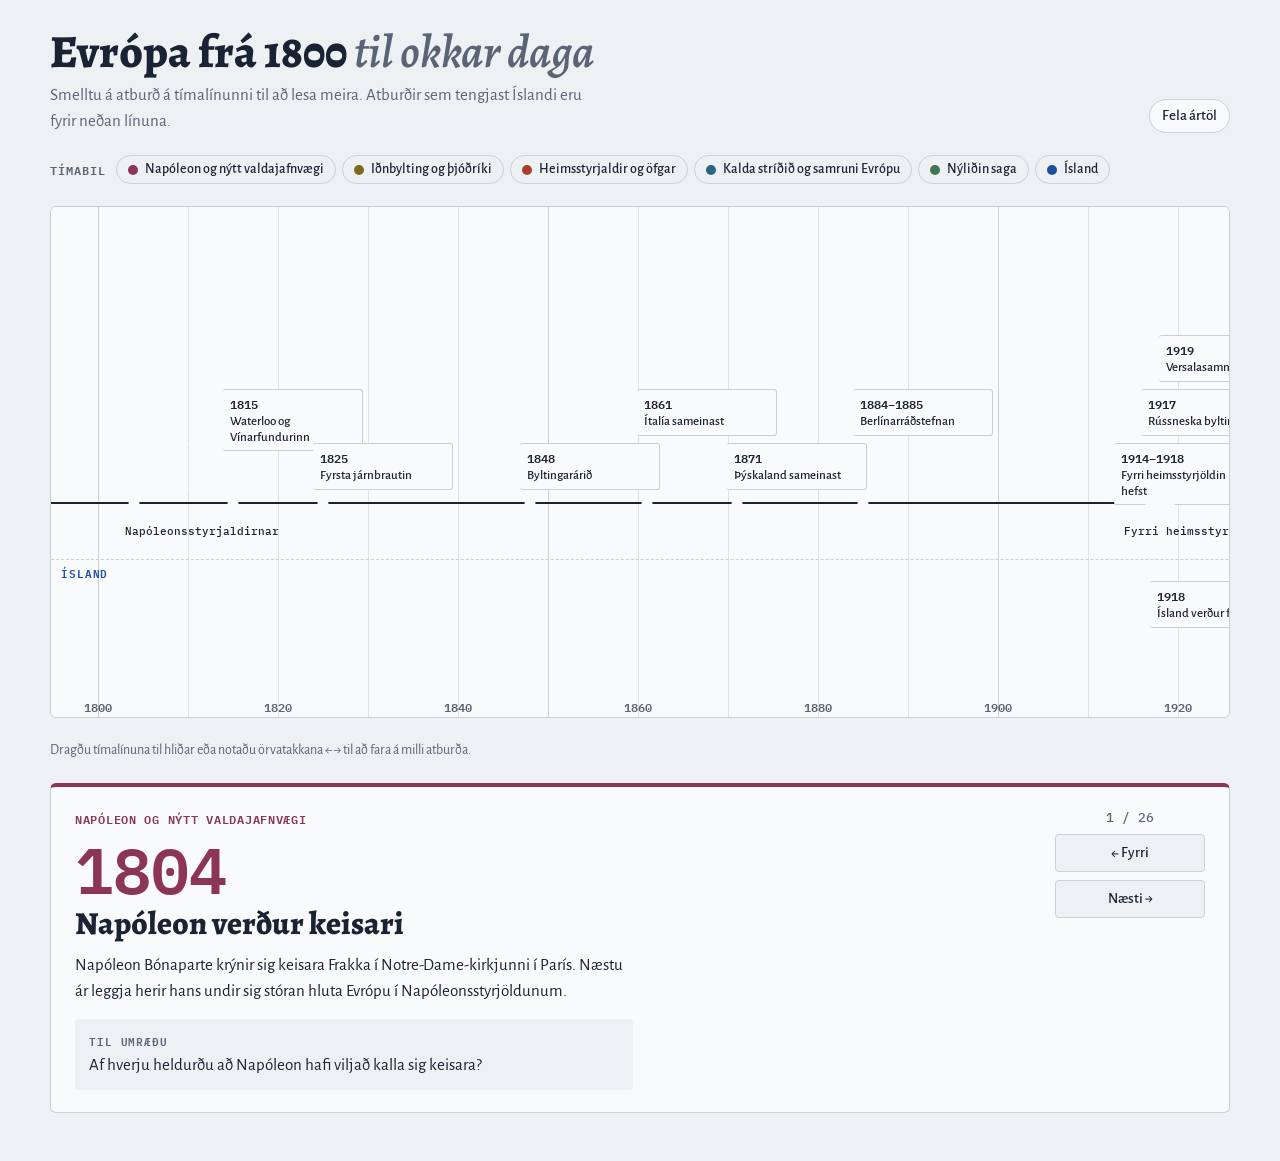
<file: timalina.html>
<!doctype html>
<html lang="is">
<head>
<meta charset="utf-8">
<meta name="viewport" content="width=device-width, initial-scale=1, viewport-fit=cover">
<title>Tímalína Evrópusögunnar</title>
<link rel="preconnect" href="https://fonts.googleapis.com">
<link rel="stylesheet" href="https://fonts.googleapis.com/css2?family=Alegreya:ital,wght@0,600;0,800;1,600&family=Alegreya+Sans:wght@400;500;700&family=IBM+Plex+Mono:wght@500;600&display=swap">
<style>
body{margin:0}
[hidden]{display:none!important}

/* Layout: atlas-style horizontal time axis (proportional, 1800–2026), Iceland lane below the axis, detail card underneath */
:root{
  --paper:#eef1f4; --sheet:#f9fafb; --ink:#1a2333; --muted:#5a6476; --rule:#c9d0da; --grid:#dde2e9;
  --nap:#8c3557; --ind:#7d6a1f; --war:#a6402b; --cold:#2c6687; --new:#3f7552; --isl:#1d4ea0; --isl-red:#c8102e;
  --focus:#1d4ea0;
  --f-display:"Alegreya", Georgia, "Times New Roman", serif;
  --f-body:"Alegreya Sans", "Segoe UI", system-ui, sans-serif;
  --f-mono:"IBM Plex Mono", ui-monospace, Menlo, Consolas, monospace;
}
@media (prefers-color-scheme: dark){ :root:not([data-theme="light"]){
  --paper:#12161d; --sheet:#1a2029; --ink:#e6eaf0; --muted:#9aa4b4; --rule:#343d4b; --grid:#252c37;
  --nap:#e08aac; --ind:#d6c06a; --war:#ec8a73; --cold:#7fbde0; --new:#8cc89e; --isl:#86a9f0; --isl-red:#ff6b7f;
  --focus:#86a9f0; color-scheme:dark }}
:root[data-theme="dark"]{
  --paper:#12161d; --sheet:#1a2029; --ink:#e6eaf0; --muted:#9aa4b4; --rule:#343d4b; --grid:#252c37;
  --nap:#e08aac; --ind:#d6c06a; --war:#ec8a73; --cold:#7fbde0; --new:#8cc89e; --isl:#86a9f0; --isl-red:#ff6b7f;
  --focus:#86a9f0; color-scheme:dark }

*{box-sizing:border-box}
body{background:var(--paper);color:var(--ink);font-family:var(--f-body);font-size:17px;line-height:1.5;
  padding-left:max(16px,env(safe-area-inset-left,0px));padding-right:max(16px,env(safe-area-inset-right,0px));padding-block:28px 48px}
.wrap{max-width:1180px;margin:0 auto;display:flex;flex-direction:column;gap:22px}
header{display:flex;flex-wrap:wrap;align-items:end;justify-content:space-between;gap:12px 24px}
h1{font-family:var(--f-display);font-weight:800;font-size:clamp(30px,5vw,46px);line-height:1.05;margin:0;text-wrap:balance}
h1 span{font-style:italic;font-weight:600;color:var(--muted)}
.lede{margin:6px 0 0;color:var(--muted);max-width:60ch}
.controls{display:flex;flex-wrap:wrap;gap:8px;align-items:center}
.toggle{display:inline-flex;align-items:center;gap:8px;font:500 15px var(--f-body);background:var(--sheet);border:1px solid var(--rule);
  color:var(--ink);padding:7px 12px;border-radius:999px;cursor:pointer}
.toggle[aria-pressed="true"]{background:var(--ink);color:var(--paper);border-color:var(--ink)}
.legend{display:flex;flex-wrap:wrap;gap:6px}
.chip{display:inline-flex;align-items:center;gap:7px;font:500 14px var(--f-body);background:transparent;border:1px solid var(--rule);
  color:var(--ink);padding:5px 11px;border-radius:999px;cursor:pointer}
.chip i{width:10px;height:10px;border-radius:50%;background:var(--c)}
.chip[aria-pressed="false"]{opacity:.45}
.chip[aria-pressed="false"] i{background:transparent;border:1.5px solid var(--c)}
.legend-label{font:600 12px var(--f-mono);letter-spacing:.08em;text-transform:uppercase;color:var(--muted);align-self:center;margin-right:4px}
button:focus-visible{outline:2px solid var(--focus);outline-offset:2px}

.track-wrap{background:var(--sheet);border:1px solid var(--rule);border-radius:6px;overflow-x:auto;overflow-y:hidden;scrollbar-width:thin}
.track{position:relative}
.tick{position:absolute;top:0;bottom:0;width:1px;background:var(--grid)}
.tick.major{background:var(--rule)}
.ticklabel{position:absolute;font:600 12px var(--f-mono);color:var(--muted);transform:translateX(-50%);font-variant-numeric:tabular-nums}
.axis{position:absolute;left:0;right:0;height:2px;background:var(--ink)}
.span{position:absolute;height:6px;border-radius:3px;background:var(--c);opacity:.85}
.spanlabel{position:absolute;font:500 11px var(--f-mono);color:var(--c);white-space:nowrap}
.dot{position:absolute;width:11px;height:11px;border-radius:50%;background:var(--sheet);border:2.5px solid var(--c);transform:translate(-50%,-50%)}
.stem{position:absolute;width:1.5px;background:var(--c);opacity:.6}
.flag{position:absolute;width:140px;text-align:left;background:var(--sheet);border:1px solid var(--rule);border-left:3px solid var(--c);
  border-radius:3px;padding:4px 7px 5px;cursor:pointer;color:var(--ink);font:500 13px/1.2 var(--f-body);transition:transform .15s, box-shadow .15s}
.flag b{display:block;font:600 12px var(--f-mono);color:var(--c);font-variant-numeric:tabular-nums}
.flag:hover{transform:translateY(-2px);box-shadow:0 3px 10px rgba(0,0,0,.12)}
.flag.active{background:var(--c);color:var(--sheet);border-color:var(--c)}
.flag.active b{color:var(--sheet)}
.dim{opacity:.16;pointer-events:none}
.isl-band{position:absolute;left:0;right:0;border-top:1px dashed var(--rule)}
.isl-tag{position:absolute;left:10px;font:600 11px var(--f-mono);letter-spacing:.08em;text-transform:uppercase;color:var(--isl)}

.detail{display:grid;grid-template-columns:minmax(0,1fr) auto;gap:18px 28px;background:var(--sheet);border:1px solid var(--rule);
  border-top:4px solid var(--c);border-radius:6px;padding:22px 24px}
.detail .meta{display:flex;flex-wrap:wrap;gap:10px;align-items:center;font:600 12px var(--f-mono);letter-spacing:.06em;text-transform:uppercase;color:var(--c)}
.year{font:600 clamp(40px,7vw,64px)/1 var(--f-mono);color:var(--c);margin:8px 0 4px;font-variant-numeric:tabular-nums}
.year.hidden{color:var(--muted)}
.detail h2{font-family:var(--f-display);font-weight:800;font-size:clamp(24px,3.4vw,32px);line-height:1.15;margin:0 0 10px;text-wrap:balance}
.detail p{margin:0;max-width:62ch}
.question{margin-top:16px;padding:12px 14px;border-radius:4px;background:var(--paper);max-width:62ch}
.question small{display:block;font:600 11px var(--f-mono);letter-spacing:.08em;text-transform:uppercase;color:var(--muted);margin-bottom:2px}
.nav{display:flex;flex-direction:column;gap:8px;align-items:stretch;min-width:150px}
.btn{font:500 15px var(--f-body);background:var(--paper);color:var(--ink);border:1px solid var(--rule);border-radius:4px;padding:9px 14px;cursor:pointer}
.btn:hover{border-color:var(--ink)}
.btn.primary{background:var(--c);color:var(--sheet);border-color:var(--c)}
.count{font:500 13px var(--f-mono);color:var(--muted);text-align:center;font-variant-numeric:tabular-nums}
.hint{font-size:14px;color:var(--muted);margin:0}
@media (max-width:640px){
  .detail{grid-template-columns:1fr;padding:18px}
  .nav{flex-direction:row;flex-wrap:wrap;min-width:0}
  .nav .btn{flex:1}
  .count{width:100%;order:-1}
}
@media (prefers-reduced-motion:reduce){ .flag{transition:none} }
</style>
</head>
<body>

<div class="wrap">
  <header>
    <div>
      <h1>Evrópa frá 1800 <span>til okkar daga</span></h1>
      <p class="lede">Smelltu á atburð á tímalínunni til að lesa meira. Atburðir sem tengjast Íslandi eru fyrir neðan línuna.</p>
    </div>
    <div class="controls">
      <button class="toggle" id="quiz" aria-pressed="false">Fela ártöl</button>
    </div>
  </header>

  <div class="legend" id="legend"><span class="legend-label">Tímabil</span></div>

  <div class="track-wrap" id="trackWrap"><div class="track" id="track"></div></div>
  <p class="hint">Dragðu tímalínuna til hliðar eða notaðu örvatakkana ← → til að fara á milli atburða.</p>

  <section class="detail" id="detail" aria-live="polite"></section>
</div>

<script>
const ERAS = {
  nap:  {name:"Napóleon og nýtt valdajafnvægi", c:"--nap"},
  ind:  {name:"Iðnbylting og þjóðríki", c:"--ind"},
  war:  {name:"Heimsstyrjaldir og öfgar", c:"--war"},
  cold: {name:"Kalda stríðið og samruni Evrópu", c:"--cold"},
  new:  {name:"Nýliðin saga", c:"--new"},
  isl:  {name:"Ísland", c:"--isl"}
};

const EVENTS = [
  {y:1804, era:"nap", t:"Napóleon verður keisari",
   d:"Napóleon Bónaparte krýnir sig keisara Frakka í Notre-Dame-kirkjunni í París. Næstu ár leggja herir hans undir sig stóran hluta Evrópu í Napóleonsstyrjöldunum.",
   q:"Af hverju heldurðu að Napóleon hafi viljað kalla sig keisara?"},
  {y:1815, era:"nap", t:"Waterloo og Vínarfundurinn",
   d:"Napóleon tapar orrustunni við Waterloo í Belgíu. Á Vínarfundinum draga stórveldin ný landamæri og koma á friði sem heldur að mestu í áratugi.",
   q:"Hvaða kosti og galla hefur það að stórveldin ákveði landamæri annarra?"},
  {y:1825, era:"ind", t:"Fyrsta járnbrautin",
   d:"Fyrsta almenna járnbrautin sem notar gufueimreiðar opnar í Englandi, á milli Stockton og Darlington. Iðnbyltingin breiðist út og fólk flykkist úr sveitum í borgir.",
   q:"Hvernig breyttist líf fólks þegar hægt var að ferðast hratt á milli staða?"},
  {y:1848, era:"ind", t:"Byltingarárið",
   d:"Uppreisnir brjótast út í París, Vín, Berlín og fleiri borgum. Fólk krefst lýðræðis, tjáningarfrelsis og réttar til að stjórna sér sjálft. Kommúnistaávarp Marx og Engels kemur út sama ár.",
   q:"Hvaða réttindi myndir þú berjast fyrir ef þú hefðir þau ekki?"},
  {y:1861, era:"ind", t:"Ítalía sameinast",
   d:"Konungsríkið Ítalía er stofnað. Mörg smærri ríki og héruð sameinast í eitt land og Róm bætist við árið 1870.",
   q:"Hvað þarf til svo að fólk upplifi sig sem eina þjóð?"},
  {y:1871, era:"ind", t:"Þýskaland sameinast",
   d:"Þýska keisaradæmið er stofnað undir forystu Prússlands og Bismarcks kanslara. Nýtt stórveldi verður til í miðri Evrópu.",
   q:"Hvers vegna gat nýtt stórveldi í miðri Evrópu valdið spennu?"},
  {y:1885, era:"ind", t:"Berlínarráðstefnan", label:"1884–1885",
   d:"Evrópuríki setja reglur um hvernig þau skipta Afríku á milli sín, án þess að Afríkubúar fái nokkuð um það að segja. Nýlendustefnan nær hámarki.",
   q:"Hvers vegna skiptir máli hver fær að draga landamæri?"},
  {y:1914, era:"war", t:"Fyrri heimsstyrjöldin hefst", label:"1914–1918",
   d:"Frans Ferdínand, ríkisarfi Austurríkis-Ungverjalands, er myrtur í Sarajevó. Innan fárra vikna eru stórveldin komin í stríð og milljónir hermanna falla í skotgrafahernaði.",
   q:"Hvernig gat eitt morð leitt til heimsstyrjaldar?"},
  {y:1917, era:"war", t:"Rússneska byltingin",
   d:"Keisaranum er steypt af stóli og bolsévikar undir forystu Leníns taka völdin. Sovétríkin eru formlega stofnuð árið 1922.",
   q:"Hvers vegna gerir fólk byltingu?"},
  {y:1918, era:"isl", t:"Ísland verður fullvalda",
   d:"Ísland verður fullvalda ríki 1. desember 1918, í konungssambandi við Danmörku. Fyrri heimsstyrjöldinni lauk nokkrum vikum áður.",
   q:"Hver er munurinn á því að vera fullvalda og að vera lýðveldi?"},
  {y:1919, era:"war", t:"Versalasamningurinn",
   d:"Friðarsamningar eru gerðir eftir stríðið. Þýskaland þarf að greiða miklar stríðsskaðabætur og missir land. Mörg ný ríki verða til í Mið- og Austur-Evrópu.",
   q:"Getur friðarsamningur valdið nýju stríði?"},
  {y:1929, era:"war", t:"Kreppan mikla",
   d:"Hlutabréfamarkaðurinn í New York hrynur og kreppa breiðist um heiminn. Atvinnuleysi og fátækt ýta undir öfgaflokka í Evrópu.",
   q:"Hvers vegna sækir fólk frekar í öfgar þegar illa árar?"},
  {y:1933, era:"war", t:"Hitler kemst til valda",
   d:"Adolf Hitler verður kanslari Þýskalands. Nasistar afnema lýðræðið á skömmum tíma og ofsóknir gegn gyðingum hefjast.",
   q:"Hvernig getur lýðræði horfið á stuttum tíma?"},
  {y:1939, era:"war", t:"Seinni heimsstyrjöldin hefst", label:"1939–1945",
   d:"Þýskaland ræðst inn í Pólland 1. september 1939. Stríðið nær um allan heim og í helförinni myrða nasistar um sex milljónir gyðinga. Stríðinu lýkur árið 1945.",
   q:"Hvers vegna er mikilvægt að muna helförina?"},
  {y:1940, era:"isl", t:"Bretar hernema Ísland",
   d:"Breskur her gengur á land í Reykjavík 10. maí 1940. Bandaríkjamenn taka við vörnum landsins árið 1941 og samfélagið breytist hratt.",
   q:"Hvernig heldurðu að hernámið hafi breytt íslensku samfélagi?"},
  {y:1944, era:"isl", t:"Lýðveldið Ísland stofnað",
   d:"Lýðveldi er stofnað á Þingvöllum 17. júní 1944 og Sveinn Björnsson verður fyrsti forseti Íslands.",
   q:"Hvers vegna var lýðveldið stofnað á Þingvöllum?"},
  {y:1949, era:"cold", t:"NATO stofnað",
   d:"Tólf ríki stofna Atlantshafsbandalagið, þar á meðal Ísland. Evrópa skiptist í austur og vestur og kalda stríðið harðnar.",
   q:"Hvers vegna vildu ríki standa saman í varnarbandalagi?"},
  {y:1957, era:"cold", t:"Rómarsáttmálinn",
   d:"Sex ríki stofna Efnahagsbandalag Evrópu. Markmiðið er að tengja löndin svo þétt saman að stríð á milli þeirra verði óhugsandi. Bandalagið verður síðar Evrópusambandið.",
   q:"Getur samvinna í viðskiptum komið í veg fyrir stríð?"},
  {y:1961, era:"cold", t:"Berlínarmúrinn reistur",
   d:"Austur-þýsk stjórnvöld reisa múr í gegnum Berlín til að stöðva flótta fólks vestur. Múrinn skilur fjölskyldur að í 28 ár.",
   q:"Hvernig væri að búa í borg sem er skipt í tvennt?"},
  {y:1989, era:"cold", t:"Berlínarmúrinn fellur",
   d:"Eftir friðsamleg mótmæli eru landamærin opnuð 9. nóvember 1989. Kommúnistastjórnir í Austur-Evrópu falla hver af annarri og Þýskaland sameinast árið 1990.",
   q:"Hvaða áhrif geta friðsamleg mótmæli haft?"},
  {y:1991, era:"cold", t:"Sovétríkin líða undir lok",
   d:"Sovétríkin leysast upp í 15 sjálfstæð ríki, meðal annars Rússland, Úkraínu og Eystrasaltsríkin. Ísland er eitt fyrsta ríkið til að viðurkenna sjálfstæði Eystrasaltsríkjanna.",
   q:"Hvað gerist þegar stórt ríki leysist upp?"},
  {y:1991.6, era:"new", t:"Júgóslavíustríðin", label:"1991–1999",
   d:"Júgóslavía liðast í sundur og blóðug stríð brjótast út, meðal annars í Króatíu, Bosníu og Kósovó. Þetta eru mannskæðustu átök í Evrópu frá seinni heimsstyrjöld.",
   q:"Hvers vegna brjótast stundum út stríð á milli nágranna?"},
  {y:1993, era:"new", t:"Evrópusambandið verður til",
   d:"Maastricht-sáttmálinn tekur gildi og Evrópusambandið verður til. Íbúar aðildarríkjanna geta búið og starfað hvar sem er innan sambandsins.",
   q:"Hvaða kosti og galla hefur það að mörg lönd vinni náið saman?"},
  {y:2002, era:"new", t:"Evran tekin í notkun",
   d:"Evruseðlar og evrumynt koma í umferð í tólf löndum. Í dag nota um 20 ríki evruna sem gjaldmiðil.",
   q:"Hvaða kosti hefur það að mörg lönd noti sama gjaldmiðil?"},
  {y:2020, era:"new", t:"Bretland gengur úr ESB", label:"2016–2020",
   d:"Bretar kjósa árið 2016 að ganga úr Evrópusambandinu og útgangan tekur gildi 31. janúar 2020. Bretland er fyrsta ríkið til að yfirgefa sambandið.",
   q:"Hvers vegna gæti land viljað ganga úr bandalagi?"},
  {y:2022, era:"new", t:"Innrás Rússa í Úkraínu",
   d:"Rússar hefja allsherjarinnrás í Úkraínu 24. febrúar 2022. Þetta er stærsta stríð í Evrópu frá seinni heimsstyrjöld.",
   q:"Hvernig hefur stríðið í Úkraínu haft áhrif á Evrópu?"}
];

const SPANS = [
  {a:1803, b:1815, era:"nap", t:"Napóleonsstyrjaldirnar"},
  {a:1914, b:1918, era:"war", t:"Fyrri heimsstyrjöld"},
  {a:1939, b:1945, era:"war", t:"Seinni heimsstyrjöld"},
  {a:1947, b:1991, era:"cold", t:"Kalda stríðið"}
];

const Y0 = 1797, Y1 = 2030, PX = 9, PAD = 20;
const FLAG_W = 148, LANE_H = 54, FLAG_H = 46;
const x = y => PAD + (y - Y0) * PX;
const W = x(Y1) + PAD;
const yearText = e => e.label || String(Math.floor(e.y));

// Lane assignment (Europe above axis, Iceland below)
function assign(list){
  const ends = [];
  list.forEach(e => {
    const left = x(e.y) - 10;
    let lane = ends.findIndex(end => end < left);
    if (lane === -1){ lane = ends.length; ends.push(0); }
    ends[lane] = left + FLAG_W + 6;
    e.lane = lane;
  });
  return ends.length;
}
EVENTS.forEach((e,i)=> e.i = i);
const eu = EVENTS.filter(e=>e.era!=="isl"), is = EVENTS.filter(e=>e.era==="isl");
const euLanes = assign(eu), isLanes = assign(is);

const TOP = 26 + euLanes * LANE_H;      // axis y
const SPAN_Y = TOP + 12;
const ISL_Y = TOP + 56;
const H = ISL_Y + 22 + isLanes * LANE_H + 28;

const track = document.getElementById('track');
const wrap = document.getElementById('trackWrap');
track.style.width = W + 'px';
track.style.height = H + 'px';
const el = (cls, style, html='') => { const d=document.createElement('div'); d.className=cls; Object.assign(d.style, style); d.innerHTML=html; track.appendChild(d); return d; };
const cvar = era => `var(${ERAS[era].c})`;

// Grid
for (let y = 1800; y <= 2020; y += 10){
  const major = y % 50 === 0;
  el('tick' + (major ? ' major':''), {left:x(y)+'px'});
}
for (let y = 1800; y <= 2020; y += 20){
  el('ticklabel', {left:x(y)+'px', top:(H - 20)+'px'}, y);
}
el('axis', {top:(TOP-1)+'px'});
el('isl-band', {top:ISL_Y+'px'});
el('isl-tag', {top:(ISL_Y+4)+'px'}, 'Ísland');

// Spans
SPANS.forEach(s=>{
  el('span', {left:x(s.a)+'px', width:(x(s.b)-x(s.a))+'px', top:SPAN_Y+'px', '--c':cvar(s.era)}).dataset.era = s.era;
  el('spanlabel', {left:x(s.a)+'px', top:(SPAN_Y+9)+'px', '--c':cvar(s.era)}, s.t).dataset.era = s.era;
});

// Events
const flags = [];
EVENTS.forEach(e=>{
  const ex = x(e.y), isl = e.era==="isl";
  const c = {'--c':cvar(e.era)};
  let flagTop, stemTop, stemH;
  if (!isl){
    flagTop = TOP - 14 - FLAG_H - e.lane * LANE_H;
    stemTop = flagTop + FLAG_H; stemH = TOP - stemTop;
  } else {
    flagTop = ISL_Y + 22 + e.lane * LANE_H;
    stemTop = TOP; stemH = flagTop - TOP;
  }
  const stem = el('stem', {...c, left:(ex-0.75)+'px', top:stemTop+'px', height:stemH+'px'});
  const dot = el('dot', {...c, left:ex+'px', top:TOP+'px'});
  const b = document.createElement('button');
  b.className = 'flag'; Object.assign(b.style, c, {left:(ex-10)+'px', top:flagTop+'px'});
  b.innerHTML = `<b data-year="${yearText(e)}">${yearText(e)}</b>${e.t}`;
  b.addEventListener('click', ()=> select(e.i, true));
  track.appendChild(b);
  e.nodes = [stem, dot, b]; flags[e.i] = b;
});

// State
let current = 0, quiz = false, revealed = false;
const active = new Set(Object.keys(ERAS));
try { const s = JSON.parse(localStorage.getItem('evr-eras')||'null'); if (Array.isArray(s) && s.length){ active.clear(); s.forEach(k=>ERAS[k]&&active.add(k)); } } catch(_){}

const legend = document.getElementById('legend');
Object.entries(ERAS).forEach(([k,v])=>{
  const b = document.createElement('button');
  b.className='chip'; b.style.setProperty('--c', cvar(k));
  b.setAttribute('aria-pressed', active.has(k));
  b.innerHTML = `<i></i>${v.name}`;
  b.addEventListener('click', ()=>{
    if (active.has(k)) { if (active.size===1) return; active.delete(k); } else active.add(k);
    b.setAttribute('aria-pressed', active.has(k));
    try{ localStorage.setItem('evr-eras', JSON.stringify([...active])); }catch(_){}
    applyFilter();
    if (!active.has(EVENTS[current].era)) select(visible()[0], true);
  });
  legend.appendChild(b);
});

const visible = () => EVENTS.filter(e=>active.has(e.era)).map(e=>e.i);
function applyFilter(){
  EVENTS.forEach(e=> e.nodes.forEach(n=> n.classList.toggle('dim', !active.has(e.era))));
  track.querySelectorAll('.span,.spanlabel').forEach(n=> n.classList.toggle('dim', !active.has(n.dataset.era)));
}

const quizBtn = document.getElementById('quiz');
quizBtn.addEventListener('click', ()=>{
  quiz = !quiz; quizBtn.setAttribute('aria-pressed', quiz);
  quizBtn.textContent = quiz ? 'Sýna ártöl' : 'Fela ártöl';
  flags.forEach(f=>{ const b=f.querySelector('b'); b.textContent = quiz ? '????' : b.dataset.year; });
  revealed = false; render();
});

const detail = document.getElementById('detail');
function render(){
  const e = EVENTS[current], vis = visible(), pos = vis.indexOf(current);
  detail.style.setProperty('--c', cvar(e.era));
  const hide = quiz && !revealed;
  detail.innerHTML = `
    <div>
      <div class="meta">${ERAS[e.era].name}</div>
      <div class="year ${hide?'hidden':''}">${hide ? 'Hvaða ár?' : yearText(e)}</div>
      <h2>${e.t}</h2>
      <p>${hide ? e.d.replace(/\b1[89]\d\d\b|\b20\d\d\b/g,'…') : e.d}</p>
      <div class="question"><small>Til umræðu</small>${e.q}</div>
    </div>
    <div class="nav">
      <span class="count">${pos+1} / ${vis.length}</span>
      ${hide ? '<button class="btn primary" id="reveal">Sýna ártal</button>' : ''}
      <button class="btn" id="prev" ${pos<=0?'disabled':''}>← Fyrri</button>
      <button class="btn" id="next" ${pos>=vis.length-1?'disabled':''}>Næsti →</button>
    </div>`;
  const r = document.getElementById('reveal'); if (r) r.onclick = ()=>{ revealed = true; render(); };
  document.getElementById('prev').onclick = ()=> step(-1);
  document.getElementById('next').onclick = ()=> step(1);
  flags.forEach((f,i)=> f.classList.toggle('active', i===current));
}
function select(i, scroll){
  current = i; revealed = false; render();
  if (scroll){
    const reduce = matchMedia('(prefers-reduced-motion: reduce)').matches;
    wrap.scrollTo({left: x(EVENTS[i].y) - wrap.clientWidth/2 + 60, behavior: reduce?'auto':'smooth'});
  }
}
function step(d){
  const vis = visible(), pos = vis.indexOf(current), n = vis[pos+d];
  if (n !== undefined) select(n, true);
}
document.addEventListener('keydown', ev=>{
  if (ev.key==='ArrowRight'){ step(1); ev.preventDefault(); }
  if (ev.key==='ArrowLeft'){ step(-1); ev.preventDefault(); }
});

applyFilter();
select(visible()[0], false);
</script>
</body>
</html>
</file>
<file: radgatur/css/stofan.css>
/* Layout: skrifborð rannsakanda — forsíða með málsmöppum, hver verkefnasíða er eitt "málsskjal" */
:root{
  --bg:#e6ebf1; --surface:#ffffff; --folder:#f1d98f; --folder-ink:#4a3b10;
  --ink:#18212e; --muted:#566275; --line:#cdd5df; --line-strong:#9aa6b6;
  --accent:#0d6b6b; --accent-soft:#d5ecea; --stamp:#b3261e;
  --ok:#1d7a3a; --ok-soft:#dcf2e2; --bad:#b3261e; --bad-soft:#fbe1de;
  --f-display:"Bricolage Grotesque", "Segoe UI", system-ui, sans-serif;
  --f-body:"Atkinson Hyperlegible", "Segoe UI", system-ui, sans-serif;
  --f-type:"Special Elite", "Courier New", monospace;
}
@media (prefers-color-scheme: dark){:root:not([data-theme="light"]){
  --bg:#10161e; --surface:#19222d; --folder:#3b3320; --folder-ink:#f1d98f;
  --ink:#e6ebf2; --muted:#9aa7b8; --line:#2c3746; --line-strong:#4c5b70;
  --accent:#4fc1b8; --accent-soft:#163a3a; --stamp:#ff7a6e;
  --ok:#5fd38a; --ok-soft:#173826; --bad:#ff7a6e; --bad-soft:#3d1c1a; color-scheme:dark}}
:root[data-theme="dark"]{
  --bg:#10161e; --surface:#19222d; --folder:#3b3320; --folder-ink:#f1d98f;
  --ink:#e6ebf2; --muted:#9aa7b8; --line:#2c3746; --line-strong:#4c5b70;
  --accent:#4fc1b8; --accent-soft:#163a3a; --stamp:#ff7a6e;
  --ok:#5fd38a; --ok-soft:#173826; --bad:#ff7a6e; --bad-soft:#3d1c1a; color-scheme:dark}

*{box-sizing:border-box}
html{-webkit-text-size-adjust:100%}
body{margin:0}
[hidden]{display:none!important}
img{max-width:100%}
body{background:var(--bg);color:var(--ink);font-family:var(--f-body);font-size:17px;line-height:1.55;
  padding-left:max(16px, env(safe-area-inset-left, 0px));padding-right:max(16px, env(safe-area-inset-right, 0px));padding-block:20px 48px}
.wrap{max-width:860px;margin:0 auto;display:flex;flex-direction:column;gap:22px}
.wrap.wide{max-width:1180px}
h1,h2,h3{font-family:var(--f-display);text-wrap:balance;line-height:1.15;margin:0}
h1{font-size:clamp(1.9rem,5vw,2.8rem);font-weight:800}
h2{font-size:1.45rem;font-weight:800}
h3{font-size:1.1rem;font-weight:600}
p{margin:0}
a{color:var(--accent)}
button{font:inherit;color:inherit;cursor:pointer}
:focus-visible{outline:3px solid var(--accent);outline-offset:2px}
.type{font-family:var(--f-type);letter-spacing:.04em}

/* header */
.top{display:flex;align-items:center;justify-content:space-between;gap:12px;flex-wrap:wrap}
.brand{font-family:var(--f-type);font-size:1rem;color:var(--muted);letter-spacing:.06em;background:none;border:0;padding:0}
.back{background:var(--surface);border:1.5px solid var(--line-strong);border-radius:999px;padding:8px 16px;font-weight:700}
.back:hover{border-color:var(--accent)}

/* forsíða */
.hero{display:flex;flex-direction:column;gap:10px}
.hero p{color:var(--muted);max-width:60ch}
.folders{display:grid;grid-template-columns:repeat(auto-fill,minmax(260px,1fr));gap:22px;padding-top:14px}
.folder{position:relative;background:var(--folder);color:var(--folder-ink);border:0;border-radius:0 10px 10px 10px;
  padding:26px 22px 22px;text-align:left;display:flex;flex-direction:column;gap:10px;min-height:190px;
  box-shadow:0 2px 0 rgba(0,0,0,.08);transition:transform .15s}
.folder::before{content:attr(data-tab);position:absolute;top:-24px;left:0;background:var(--folder);border-radius:8px 8px 0 0;
  padding:4px 14px 2px;font-family:var(--f-type);font-size:.8rem;letter-spacing:.06em}
.folder:hover{transform:translateY(-3px)}
.folder h2{font-size:1.35rem}
.folder .stamp{align-self:flex-start;margin-top:auto}
a.folder{text-decoration:none}
.folder.soon{opacity:.55;cursor:default}
.folder.soon:hover{transform:none}
.stamp{font-family:var(--f-type);color:var(--stamp);border:2px solid var(--stamp);padding:2px 10px;border-radius:4px;
  transform:rotate(-4deg);display:inline-block;font-size:.9rem;letter-spacing:.1em}

/* málsskjal */
.sheet{background:var(--surface);border:1px solid var(--line);border-radius:12px;padding:clamp(18px,4vw,32px);display:flex;flex-direction:column;gap:18px}
.eyebrow{font-family:var(--f-type);color:var(--accent);font-size:.85rem;letter-spacing:.08em}
.lead{font-size:1.08rem;max-width:62ch}
.muted{color:var(--muted)}
.cta{display:inline-flex;align-items:center;gap:8px;align-self:flex-start;background:var(--accent);color:var(--surface);
  text-decoration:none;font-weight:700;padding:12px 20px;border-radius:10px}
.cta:hover{filter:brightness(1.08)}
.group{display:flex;flex-direction:column;gap:10px}
.group-title{display:flex;align-items:baseline;gap:10px;flex-wrap:wrap}
.group-title small{color:var(--muted)}
.tasks{display:grid;grid-template-columns:repeat(auto-fill,minmax(220px,1fr));gap:10px}
.task{background:var(--surface);border:1.5px solid var(--line-strong);border-radius:12px;padding:14px 16px;text-align:left;display:flex;flex-direction:column;gap:4px;
  box-shadow:0 1px 2px rgba(20,30,45,.08),0 4px 12px rgba(20,30,45,.06);transition:transform .15s,border-color .15s}
button.task:hover{border-color:var(--accent);transform:translateY(-2px)}
.task.is-done{border-color:var(--ok)}
.task.locked{background:transparent;border-style:dashed;border-color:var(--line-strong);box-shadow:none;color:var(--muted);cursor:not-allowed}
.task.locked b{color:var(--muted)}
.state{font-size:.85rem;font-weight:700;color:var(--muted);margin-top:4px}
.state.ok{color:var(--ok)}
.req{margin-left:auto;font-size:.88rem;font-weight:700;background:var(--surface);border:1.5px solid var(--line-strong);border-radius:999px;padding:3px 12px}
.req.is-done{color:var(--ok);border-color:var(--ok)}
.req.is-locked{color:var(--muted);border-style:dashed}
.task b{font-family:var(--f-display);font-size:1.05rem}
.task span{color:var(--muted);font-size:.9rem}

.notebook{background:var(--accent-soft);border-radius:10px;padding:16px 18px;display:flex;flex-direction:column;gap:8px}
.notebook strong{font-family:var(--f-type);letter-spacing:.06em;color:var(--accent);font-weight:400}
.notebook ol,.notebook ul{margin:0;padding-left:1.3em;display:flex;flex-direction:column;gap:4px}
ol.q{margin:0;padding-left:1.4em;display:flex;flex-direction:column;gap:10px}

/* orðalisti */
.words{display:flex;flex-direction:column;gap:8px}
.wordrow{display:flex;align-items:center;justify-content:space-between;gap:10px;flex-wrap:wrap;padding:10px 12px;border:1px solid var(--line);border-radius:10px}
.wordrow .w{font-weight:700;font-size:1.08rem}
.seg{display:flex;gap:6px;flex-wrap:wrap}
.seg button{background:var(--bg);border:1.5px solid var(--line-strong);border-radius:999px;padding:6px 12px;font-size:.9rem}
.seg button[aria-pressed="true"]{background:var(--accent);border-color:var(--accent);color:var(--surface);font-weight:700}
.hint{background:none;border:0;color:var(--accent);text-decoration:underline;padding:0;font-size:.9rem}
.hinttext{color:var(--muted);font-size:.92rem;flex-basis:100%}

/* Frayer */
.frayer{display:grid;grid-template-columns:1fr 1fr;border:2px solid var(--ink);border-radius:10px;position:relative;overflow:hidden}
.frayer .cell{padding:12px;display:flex;flex-direction:column;gap:6px;min-width:0}
.frayer .cell:nth-child(1){border-right:1px solid var(--line);border-bottom:1px solid var(--line)}
.frayer .cell:nth-child(2){border-bottom:1px solid var(--line)}
.frayer .cell:nth-child(3){border-right:1px solid var(--line)}
.frayer label{font-family:var(--f-type);font-size:.8rem;color:var(--muted);letter-spacing:.05em}
.frayer .center{position:absolute;top:50%;left:50%;transform:translate(-50%,-50%);background:var(--folder);color:var(--folder-ink);
  font-family:var(--f-display);font-weight:800;padding:8px 16px;border-radius:999px;border:2px solid var(--ink);white-space:nowrap}
textarea,input[type=text]{width:100%;font:inherit;font-size:.98rem;color:var(--ink);background:var(--bg);border:1px solid var(--line);border-radius:8px;padding:8px 10px;resize:vertical}
textarea{min-height:72px}
.frayer-tabs{display:flex;gap:8px;flex-wrap:wrap}
@media (max-width:520px){.frayer{grid-template-columns:1fr}.frayer .cell{border-right:0!important;border-bottom:1px solid var(--line)}.frayer .center{position:static;transform:none;justify-self:center;margin:10px auto;order:-1}}

/* pörun & flokkun */
.match{display:grid;grid-template-columns:1fr 1fr;gap:14px}
.col{display:flex;flex-direction:column;gap:8px;min-width:0}
.chip{background:var(--bg);border:1.5px solid var(--line-strong);border-radius:10px;padding:10px 12px;text-align:left}
.chip.sel{border-color:var(--accent);box-shadow:0 0 0 2px var(--accent)}
.chip.paired{background:var(--accent-soft)}
.chip.ok{background:var(--ok-soft);border-color:var(--ok)}
.chip.bad{background:var(--bad-soft);border-color:var(--bad)}
.chip .tag{font-family:var(--f-type);color:var(--accent);margin-right:6px}
@media (max-width:560px){.match{grid-template-columns:1fr}}
.row-actions{display:flex;gap:10px;flex-wrap:wrap;align-items:center}
.btn{background:var(--accent);color:var(--surface);border:0;border-radius:10px;padding:10px 18px;font-weight:700}
.btn.ghost{background:transparent;color:var(--accent);border:2px solid var(--accent)}
.btn.ghost:hover{background:var(--accent-soft)}
.btn:hover{filter:brightness(1.08)}
.result{font-weight:700}
.sort .wordrow .w{min-width:7em}

/* tímalína */
.events{display:grid;grid-template-columns:repeat(auto-fill,minmax(230px,1fr));gap:8px}
.event{position:relative;padding-left:46px}
.event .num{position:absolute;left:10px;top:50%;transform:translateY(-50%);width:26px;height:26px;border-radius:50%;border:2px dashed var(--line);
  display:grid;place-items:center;font-family:var(--f-type);font-size:.85rem}
.event.picked .num{border-style:solid;border-color:var(--accent);background:var(--accent);color:var(--surface)}
.event small{display:block;color:var(--muted)}

.counter{font-size:.85rem;font-variant-numeric:tabular-nums}
.counter.over{color:var(--bad);font-weight:700}
.sum{display:flex;flex-direction:column;gap:4px}
.sum label{font-weight:700}

.tabs{display:flex;gap:8px;flex-wrap:wrap}
.tabs button{background:var(--bg);border:1.5px solid var(--line-strong);border-radius:999px;padding:8px 14px;font-weight:700}
.tabs button[aria-selected="true"]{background:var(--ink);color:var(--surface);border-color:var(--ink)}

table.fill{border-collapse:collapse;width:100%;min-width:420px}
table.fill th,table.fill td{border:1px solid var(--line);padding:10px;text-align:left;vertical-align:top}
table.fill th{background:var(--bg);font-family:var(--f-display)}
.scroll{overflow-x:auto}

.checks{display:flex;flex-direction:column;gap:8px}
.checks label{display:flex;gap:10px;align-items:flex-start;padding:10px 12px;border:1px solid var(--line);border-radius:10px}
.checks input{width:20px;height:20px;margin-top:2px;accent-color:var(--accent)}
.bank{border:2px dashed var(--line);border-radius:12px;padding:16px;display:flex;flex-direction:column;gap:12px}
.bankwords{display:flex;flex-wrap:wrap;gap:8px}
.bw{background:var(--folder);color:var(--folder-ink);border-radius:999px;padding:4px 12px;font-weight:700}
.bankidioms{display:flex;flex-direction:column;gap:6px}
.pager{display:flex;justify-content:space-between;gap:10px;flex-wrap:wrap}
@media (prefers-reduced-motion:reduce){*{transition:none!important}}

/* leiðin mín */
.layout{display:grid;grid-template-columns:270px minmax(0,1fr);gap:28px;align-items:start}
.col{display:flex;flex-direction:column;gap:22px;min-width:0}
.path{position:sticky;top:calc(16px + env(safe-area-inset-top, 0px));max-height:calc(100vh - 32px);overflow:auto;background:var(--surface);
  border:1.5px solid var(--line-strong);border-radius:12px;padding:16px;display:flex;flex-direction:column;gap:14px}
.path-head{display:flex;flex-direction:column;gap:6px}
.path-head small{color:var(--muted);font-variant-numeric:tabular-nums}
.meter{height:8px;background:var(--bg);border-radius:999px;overflow:hidden}
.meter span{display:block;height:100%;background:var(--ok);transition:width .3s}
.pg{display:flex;flex-direction:column;gap:4px;padding-top:10px;border-top:1px solid var(--line)}
.pg-h{display:flex;justify-content:space-between;align-items:baseline;gap:8px}
.pg-h b{font-family:var(--f-display);font-size:1rem}
.pg-h span{font-size:.82rem;color:var(--muted);white-space:nowrap;font-variant-numeric:tabular-nums}
.pg.complete .pg-h span{color:var(--ok);font-weight:700}
.pg-note{font-size:.82rem;color:var(--muted)}
.pg ul{list-style:none;margin:0;padding:0;display:flex;flex-direction:column;gap:2px}
.pl{width:100%;display:flex;gap:8px;align-items:center;text-align:left;background:none;border:0;border-radius:8px;padding:6px 8px;font-size:.93rem;line-height:1.3}
.pl:hover:not(:disabled){background:var(--accent-soft)}
.pl.cur{background:var(--accent-soft);font-weight:700}
.pl .st{width:18px;height:18px;flex:none;border-radius:50%;border:2px solid var(--line-strong);display:grid;place-items:center;font-size:.68rem;font-weight:700;color:var(--muted)}
.pl.done .st{background:var(--ok);border-color:var(--ok);color:var(--surface)}
.pl.home .st{border-color:var(--accent);color:var(--accent);font-family:var(--f-type)}
.pl:disabled{color:var(--muted);cursor:not-allowed;opacity:.7}
.lockico{width:13px;height:13px;vertical-align:-1px;margin-right:4px}
.finish{display:flex;align-items:center;gap:12px;flex-wrap:wrap;padding-top:16px;border-top:1px solid var(--line)}
.btn.is-done{background:var(--ok)}
.pathfab{display:none}
.drawer{position:fixed;inset:0;z-index:30;background:rgba(8,12,18,.5);display:flex}
.drawer-panel{background:var(--surface);width:min(340px,88vw);height:100%;overflow:auto;display:flex;flex-direction:column;gap:14px;
  padding:calc(16px + env(safe-area-inset-top, 0px)) 16px calc(24px + env(safe-area-inset-bottom, 0px)) max(16px, env(safe-area-inset-left, 0px))}
@media (max-width:959px){
  .layout{grid-template-columns:1fr}
  .path{display:none}
  .pathfab{display:inline-flex;position:fixed;z-index:20;left:max(16px, env(safe-area-inset-left, 0px));bottom:calc(16px + env(safe-area-inset-bottom, 0px));
    background:var(--ink);color:var(--surface);border:0;border-radius:999px;padding:12px 18px;font-weight:700;
    box-shadow:0 6px 20px rgba(0,0,0,.28);transform:translateY(160%);transition:transform .2s}
  .pathfab.show{transform:none}
}
</file>
